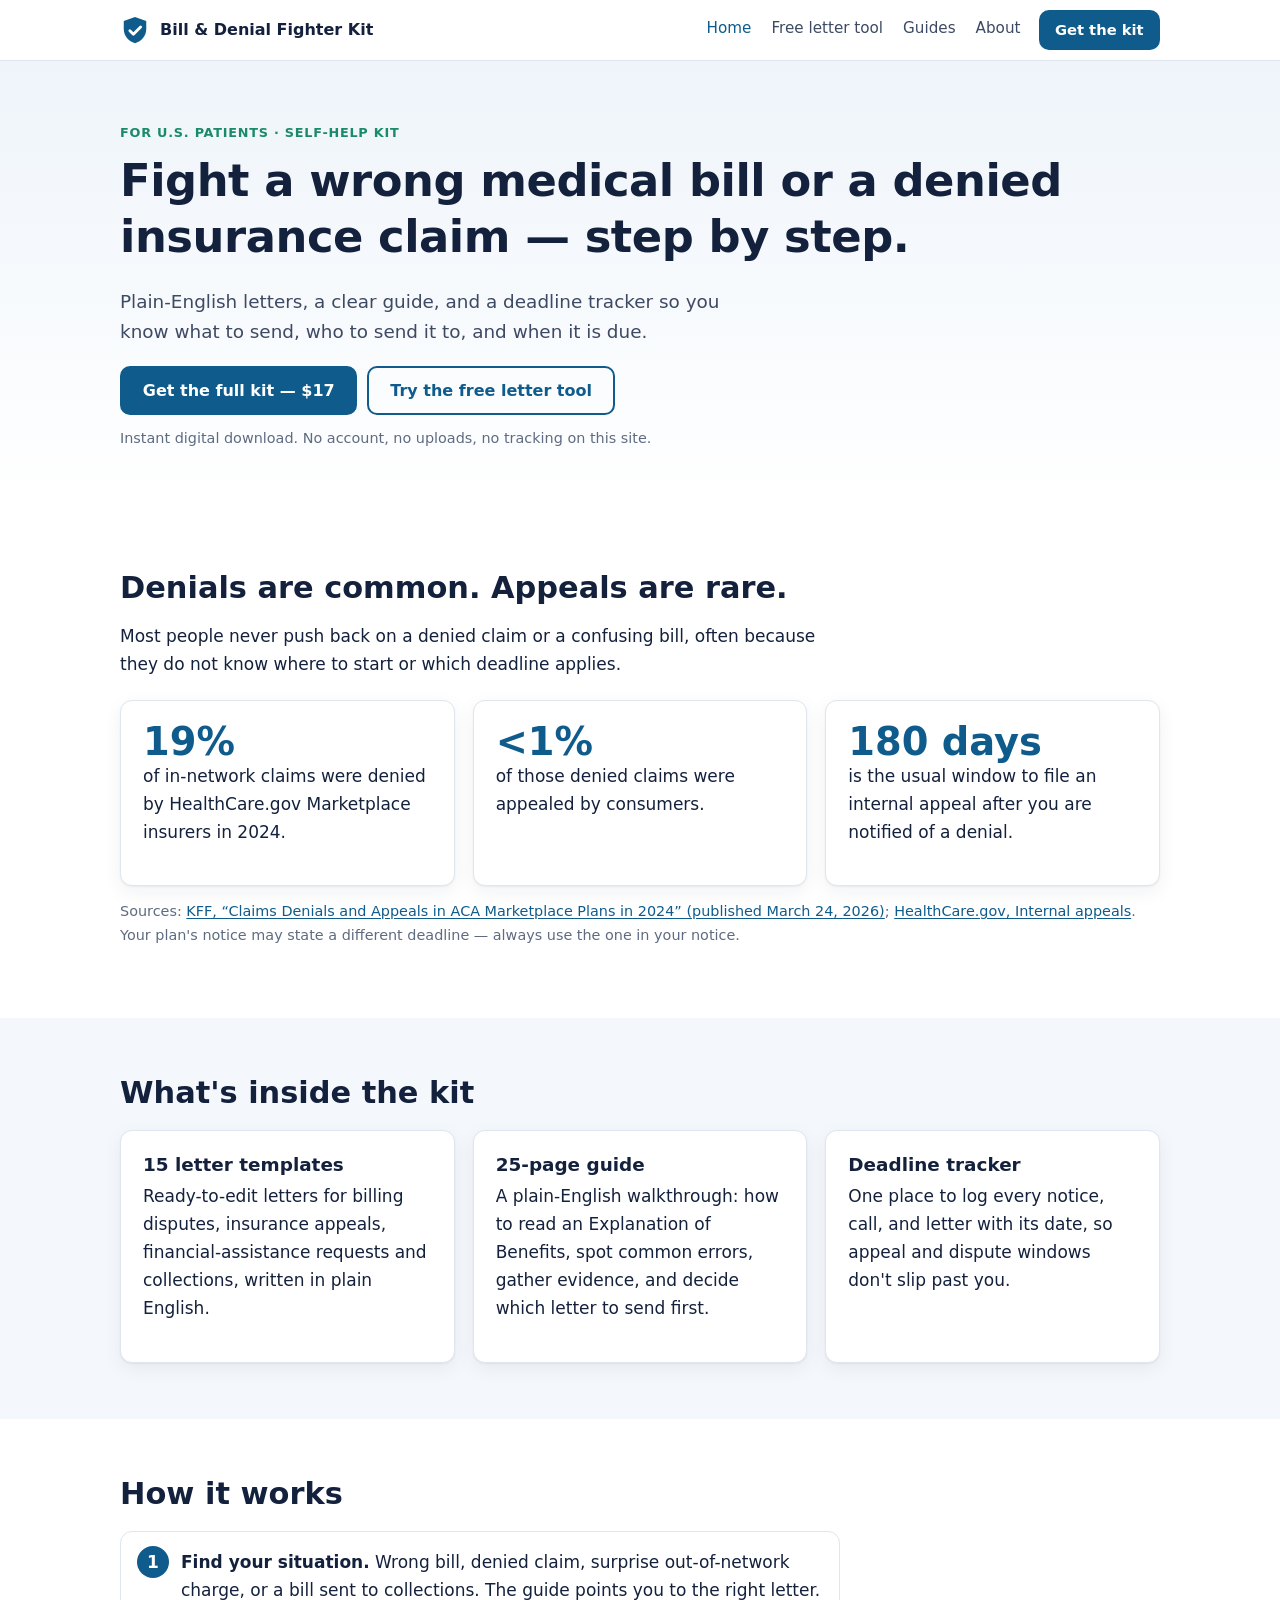
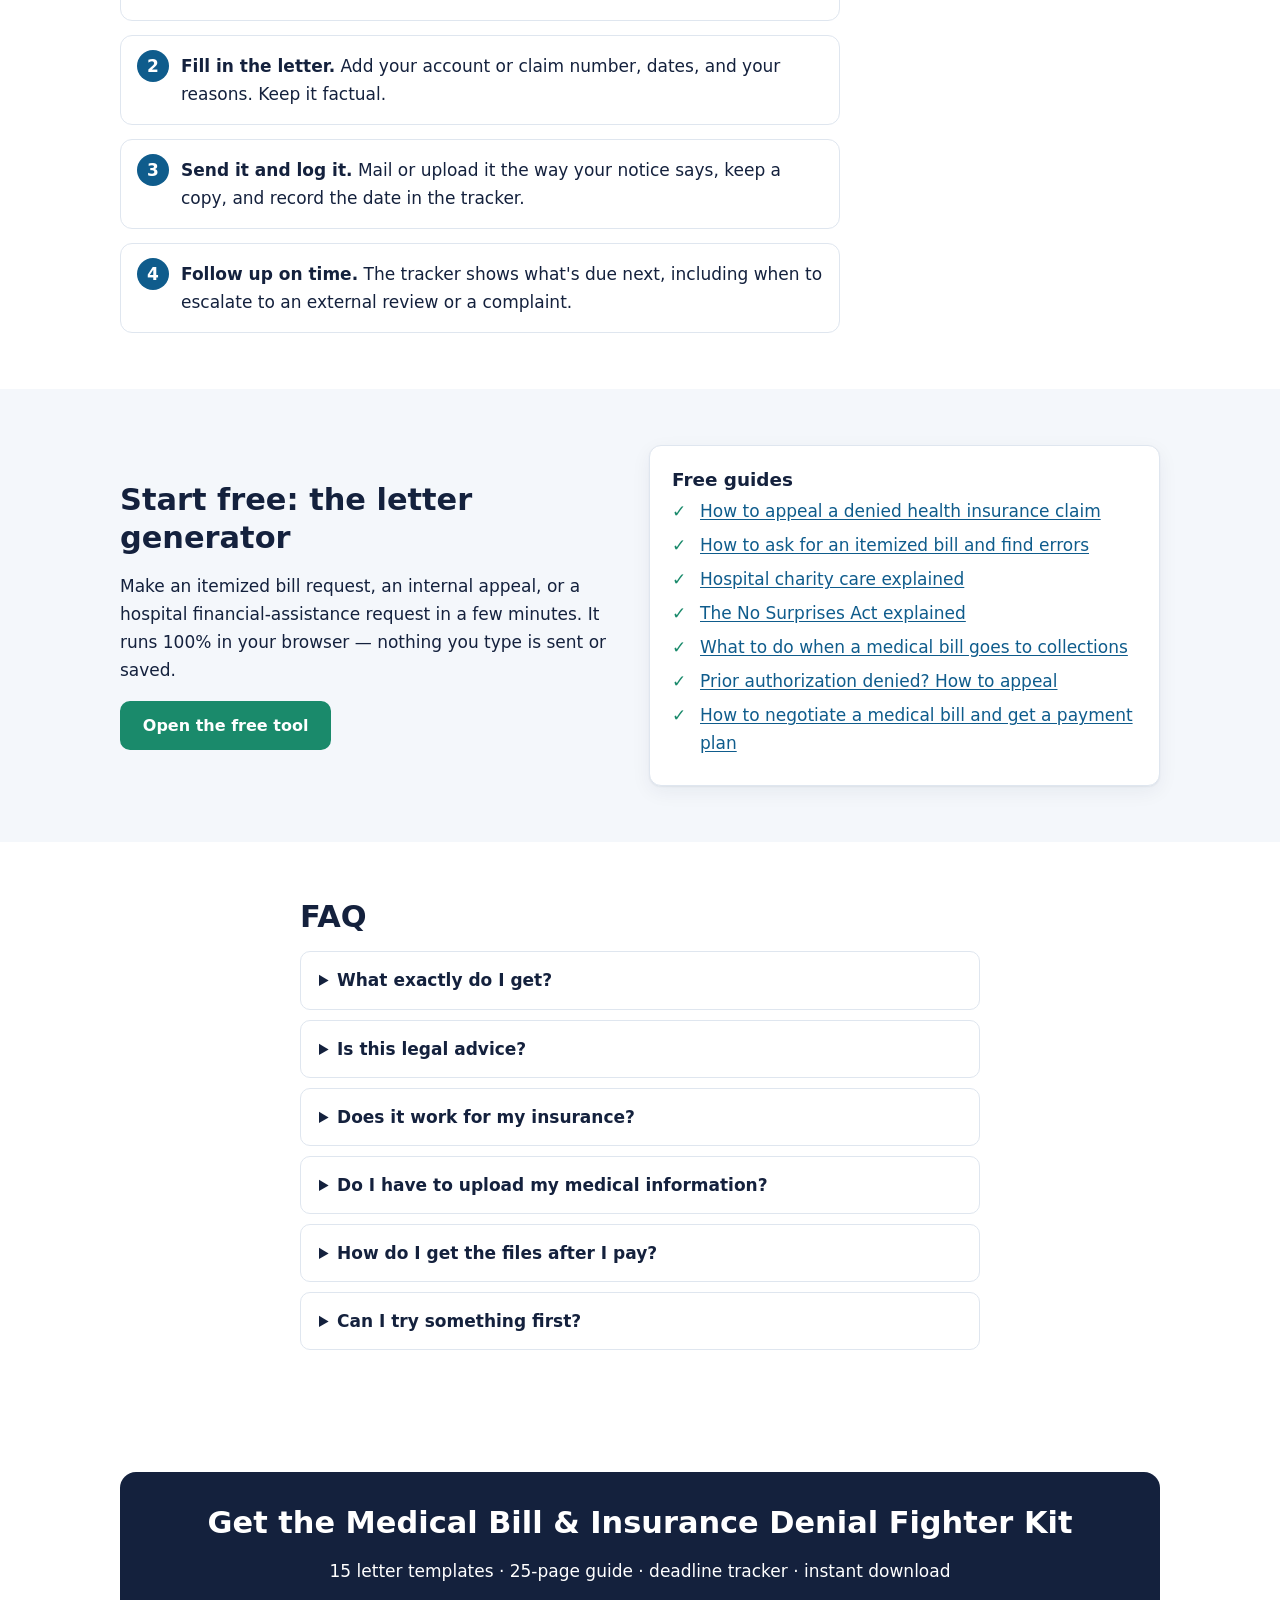
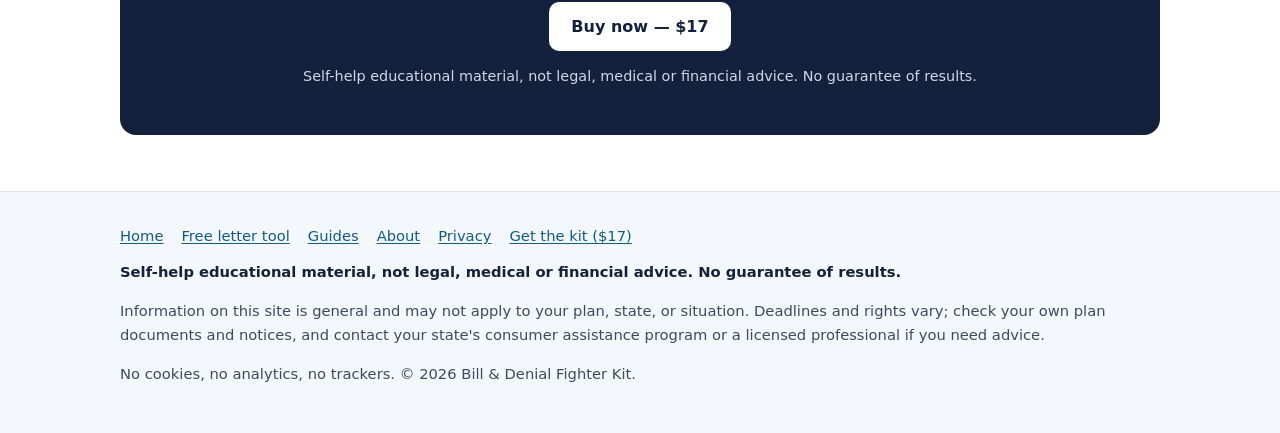
<file: index.html>
<!doctype html>
<html lang="en">
<head>
<meta name="google-site-verification" content="bhICDg9zpS2zYuQyWnONlnaygGz1JMqJG1otOaWV048" />
<meta charset="utf-8">
<meta name="viewport" content="width=device-width, initial-scale=1">
<title>Medical Bill &amp; Insurance Denial Fighter Kit — letters, guide &amp; deadline tracker</title>
<meta name="description" content="Fight a wrong medical bill or a denied health insurance claim, step by step. 15 letter templates, a 25-page guide and a deadline tracker for $17, plus a free in-browser letter tool.">
<link rel="canonical" href="https://pankajsaini5884.github.io/medical-bill-help/">
<meta name="robots" content="index, follow">
<meta name="referrer" content="no-referrer">
<meta name="theme-color" content="#0f5c8c">
<meta property="og:site_name" content="Bill &amp; Denial Fighter Kit">
<meta property="og:type" content="website">
<meta property="og:title" content="Medical Bill &amp; Insurance Denial Fighter Kit — letters, guide &amp; deadline tracker">
<meta property="og:description" content="Fight a wrong medical bill or a denied health insurance claim, step by step. 15 letter templates, a 25-page guide and a deadline tracker for $17, plus a free in-browser letter tool.">
<meta property="og:url" content="https://pankajsaini5884.github.io/medical-bill-help/">
<meta property="og:image" content="https://pankajsaini5884.github.io/medical-bill-help/assets/og-image.png">
<meta property="og:image:width" content="1200">
<meta property="og:image:height" content="630">
<meta property="og:image:alt" content="Fight a wrong medical bill or a denied insurance claim, step by step: Medical Bill &amp; Insurance Denial Fighter Kit">
<meta property="og:locale" content="en_US">
<meta name="twitter:card" content="summary_large_image">
<meta name="twitter:image" content="https://pankajsaini5884.github.io/medical-bill-help/assets/og-image.png">
<meta name="twitter:title" content="Medical Bill &amp; Insurance Denial Fighter Kit — letters, guide &amp; deadline tracker">
<meta name="twitter:description" content="Fight a wrong medical bill or a denied health insurance claim, step by step. 15 letter templates, a 25-page guide and a deadline tracker for $17, plus a free in-browser letter tool.">
<link rel="icon" href="favicon.svg" type="image/svg+xml">
<link rel="stylesheet" href="assets/style.css">
<script type="application/ld+json">{"@context": "https://schema.org", "@graph": [{"@type": "Product", "name": "Medical Bill & Insurance Denial Fighter Kit", "description": "15 letter templates, a 25-page guide and a deadline tracker for fighting a wrong medical bill or a denied health insurance claim.", "offers": {"@type": "Offer", "price": "17.00", "priceCurrency": "USD", "url": "https://calmmindplanco.gumroad.com/l/medical-bill-fighter", "availability": "https://schema.org/InStock"}, "image": ["https://pankajsaini5884.github.io/medical-bill-help/assets/og-image.png"], "url": "https://pankajsaini5884.github.io/medical-bill-help/", "brand": {"@type": "Brand", "name": "Bill & Denial Fighter Kit"}}, {"@type": "FAQPage", "mainEntity": [{"@type": "Question", "name": "What exactly do I get?", "acceptedAnswer": {"@type": "Answer", "text": "A digital download: 15 fill-in letter templates, a 25-page step-by-step guide, and a deadline tracker. You fill them in yourself and send them yourself."}}, {"@type": "Question", "name": "Is this legal advice?", "acceptedAnswer": {"@type": "Answer", "text": "No. It is self-help educational material written for patients. It is not legal, medical, or financial advice, and no result is guaranteed. For complex cases, a state consumer assistance program, patient advocate, or attorney can help."}}, {"@type": "Question", "name": "Does it work for my insurance?", "acceptedAnswer": {"@type": "Answer", "text": "The letters are written for common U.S. situations: job-based plans, Marketplace plans, and hospital bills. Rules differ for Medicare, Medicaid, and some state-regulated plans, so always follow the instructions and deadlines in your own denial notice or plan documents."}}, {"@type": "Question", "name": "Do I have to upload my medical information?", "acceptedAnswer": {"@type": "Answer", "text": "No. The kit is files you edit on your own device. The free letter tool on this site also runs entirely in your browser and sends nothing anywhere."}}, {"@type": "Question", "name": "How do I get the files after I pay?", "acceptedAnswer": {"@type": "Answer", "text": "Checkout is handled by Gumroad, which delivers the download link right after purchase."}}, {"@type": "Question", "name": "Can I try something first?", "acceptedAnswer": {"@type": "Answer", "text": "Yes. The free letter tool makes three of the letters (itemized bill request, internal appeal, financial-assistance request) at no cost."}}]}]}</script>
</head>
<body>
<a class="skip" href="#main">Skip to content</a>
<header class="site-head"><div class="wrap">
<a class="brand" href="index.html"><svg viewBox="0 0 64 64" aria-hidden="true"><path d="M32 4 8 13v17c0 15 10.3 26.4 24 30 13.7-3.6 24-15 24-30V13L32 4z" fill="#0f5c8c"/><path d="M21 33.5l7.5 7.5L44 25.5" fill="none" stroke="#fff" stroke-width="6" stroke-linecap="round" stroke-linejoin="round"/></svg><span>Bill &amp; Denial Fighter Kit</span></a>
<nav class="nav" aria-label="Main"><a href="index.html" aria-current="page">Home</a><a href="tool.html">Free letter tool</a><a href="articles/index.html">Guides</a><a href="about.html">About</a><a class="btn sm" href="https://calmmindplanco.gumroad.com/l/medical-bill-fighter">Get the kit</a></nav>
</div></header>
<main id="main">

<section class="hero"><div class="wrap">
  <span class="eyebrow">For U.S. patients &middot; Self-help kit</span>
  <h1>Fight a wrong medical bill or a denied insurance claim &mdash; step by step.</h1>
  <p class="lead">Plain-English letters, a clear guide, and a deadline tracker so you know what to send, who to send it to, and when it is due.</p>
  <div class="btn-row">
    <a class="btn" href="https://calmmindplanco.gumroad.com/l/medical-bill-fighter">Get the full kit &mdash; <span class="price">$17</span></a>
    <a class="btn ghost" href="tool.html">Try the free letter tool</a>
  </div>
  <p class="small" style="margin-top:12px">Instant digital download. No account, no uploads, no tracking on this site.</p>
</div></section>

<section id="problem"><div class="wrap">
  <h2>Denials are common. Appeals are rare.</h2>
  <p class="read">Most people never push back on a denied claim or a confusing bill, often because they do not know where to start or which deadline applies.</p>
  <div class="grid c3" style="margin-top:22px">
    <div class="card"><div class="stat">19%</div><p>of in-network claims were denied by HealthCare.gov Marketplace insurers in 2024.</p></div>
    <div class="card"><div class="stat">&lt;1%</div><p>of those denied claims were appealed by consumers.</p></div>
    <div class="card"><div class="stat">180 days</div><p>is the usual window to file an internal appeal after you are notified of a denial.</p></div>
  </div>
  <p class="small" style="margin-top:14px">Sources: <a href="https://www.kff.org/private-insurance/claims-denials-and-appeals-in-aca-marketplace-plans-in-2024/" rel="noopener">KFF, &ldquo;Claims Denials and Appeals in ACA Marketplace Plans in 2024&rdquo; (published March 24, 2026)</a>; <a href="https://www.healthcare.gov/appeal-insurance-company-decision/internal-appeals/" rel="noopener">HealthCare.gov, Internal appeals</a>. Your plan's notice may state a different deadline &mdash; always use the one in your notice.</p>
</div></section>

<section class="alt" id="inside"><div class="wrap">
  <h2>What's inside the kit</h2>
  <div class="grid c3" style="margin-top:18px">
    <div class="card"><h3>15 letter templates</h3><p>Ready-to-edit letters for billing disputes, insurance appeals, financial-assistance requests and collections, written in plain English.</p></div>
    <div class="card"><h3>25-page guide</h3><p>A plain-English walkthrough: how to read an Explanation of Benefits, spot common errors, gather evidence, and decide which letter to send first.</p></div>
    <div class="card"><h3>Deadline tracker</h3><p>One place to log every notice, call, and letter with its date, so appeal and dispute windows don't slip past you.</p></div>
  </div>
</div></section>

<section id="how"><div class="wrap">
  <h2>How it works</h2>
  <ol class="steps read" style="margin-top:18px">
    <li><strong>Find your situation.</strong> Wrong bill, denied claim, surprise out-of-network charge, or a bill sent to collections. The guide points you to the right letter.</li>
    <li><strong>Fill in the letter.</strong> Add your account or claim number, dates, and your reasons. Keep it factual.</li>
    <li><strong>Send it and log it.</strong> Mail or upload it the way your notice says, keep a copy, and record the date in the tracker.</li>
    <li><strong>Follow up on time.</strong> The tracker shows what's due next, including when to escalate to an external review or a complaint.</li>
  </ol>
</div></section>

<section class="alt" id="free"><div class="wrap">
  <div class="grid c2" style="align-items:center">
    <div>
      <h2>Start free: the letter generator</h2>
      <p>Make an itemized bill request, an internal appeal, or a hospital financial-assistance request in a few minutes. It runs 100% in your browser &mdash; nothing you type is sent or saved.</p>
      <a class="btn green" href="tool.html">Open the free tool</a>
    </div>
    <div class="card">
      <h3>Free guides</h3>
      <ul class="checks">
        <li><a href="articles/appeal-denied-health-insurance-claim.html">How to appeal a denied health insurance claim</a></li>
        <li><a href="articles/itemized-hospital-bill-errors.html">How to ask for an itemized bill and find errors</a></li>
        <li><a href="articles/hospital-charity-care-financial-assistance.html">Hospital charity care explained</a></li>
        <li><a href="articles/no-surprises-act-surprise-billing.html">The No Surprises Act explained</a></li>
        <li><a href="articles/medical-bill-in-collections.html">What to do when a medical bill goes to collections</a></li>
        <li><a href="articles/prior-authorization-denied-appeal.html">Prior authorization denied? How to appeal</a></li>
        <li><a href="articles/negotiate-medical-bill-payment-plan.html">How to negotiate a medical bill and get a payment plan</a></li>
      </ul>
    </div>
  </div>
</div></section>

<section id="faq"><div class="wrap read">
  <h2>FAQ</h2>
  <details><summary>What exactly do I get?</summary><p>A digital download: 15 fill-in letter templates, a 25-page step-by-step guide, and a deadline tracker. You fill them in yourself and send them yourself.</p></details><details><summary>Is this legal advice?</summary><p>No. It is self-help educational material written for patients. It is not legal, medical, or financial advice, and no result is guaranteed. For complex cases, a state consumer assistance program, patient advocate, or attorney can help.</p></details><details><summary>Does it work for my insurance?</summary><p>The letters are written for common U.S. situations: job-based plans, Marketplace plans, and hospital bills. Rules differ for Medicare, Medicaid, and some state-regulated plans, so always follow the instructions and deadlines in your own denial notice or plan documents.</p></details><details><summary>Do I have to upload my medical information?</summary><p>No. The kit is files you edit on your own device. The free letter tool on this site also runs entirely in your browser and sends nothing anywhere.</p></details><details><summary>How do I get the files after I pay?</summary><p>Checkout is handled by Gumroad, which delivers the download link right after purchase.</p></details><details><summary>Can I try something first?</summary><p>Yes. The free letter tool makes three of the letters (itemized bill request, internal appeal, financial-assistance request) at no cost.</p></details>
</div></section>

<section id="buy"><div class="wrap">
  <div class="cta-box">
    <h2>Get the Medical Bill &amp; Insurance Denial Fighter Kit</h2>
    <p>15 letter templates &middot; 25-page guide &middot; deadline tracker &middot; instant download</p>
    <a class="btn" href="https://calmmindplanco.gumroad.com/l/medical-bill-fighter">Buy now &mdash; $17</a>
    <p class="small" style="color:#cfd8e6;margin-top:14px">Self-help educational material, not legal, medical or financial advice. No guarantee of results.</p>
  </div>
</div></section>

</main>
<footer class="site-foot"><div class="wrap">
<nav aria-label="Footer"><a href="index.html">Home</a><a href="tool.html">Free letter tool</a><a href="articles/index.html">Guides</a><a href="about.html">About</a><a href="privacy.html">Privacy</a><a href="https://calmmindplanco.gumroad.com/l/medical-bill-fighter">Get the kit ($17)</a></nav>
<p class="disclaimer">Self-help educational material, not legal, medical or financial advice. No guarantee of results.</p>
<p>Information on this site is general and may not apply to your plan, state, or situation. Deadlines and rights vary; check your own plan documents and notices, and contact your state's consumer assistance program or a licensed professional if you need advice.</p>
<p>No cookies, no analytics, no trackers. &copy; <span>2026</span> Bill &amp; Denial Fighter Kit.</p>
</div></footer>

</body>
</html>
</file>
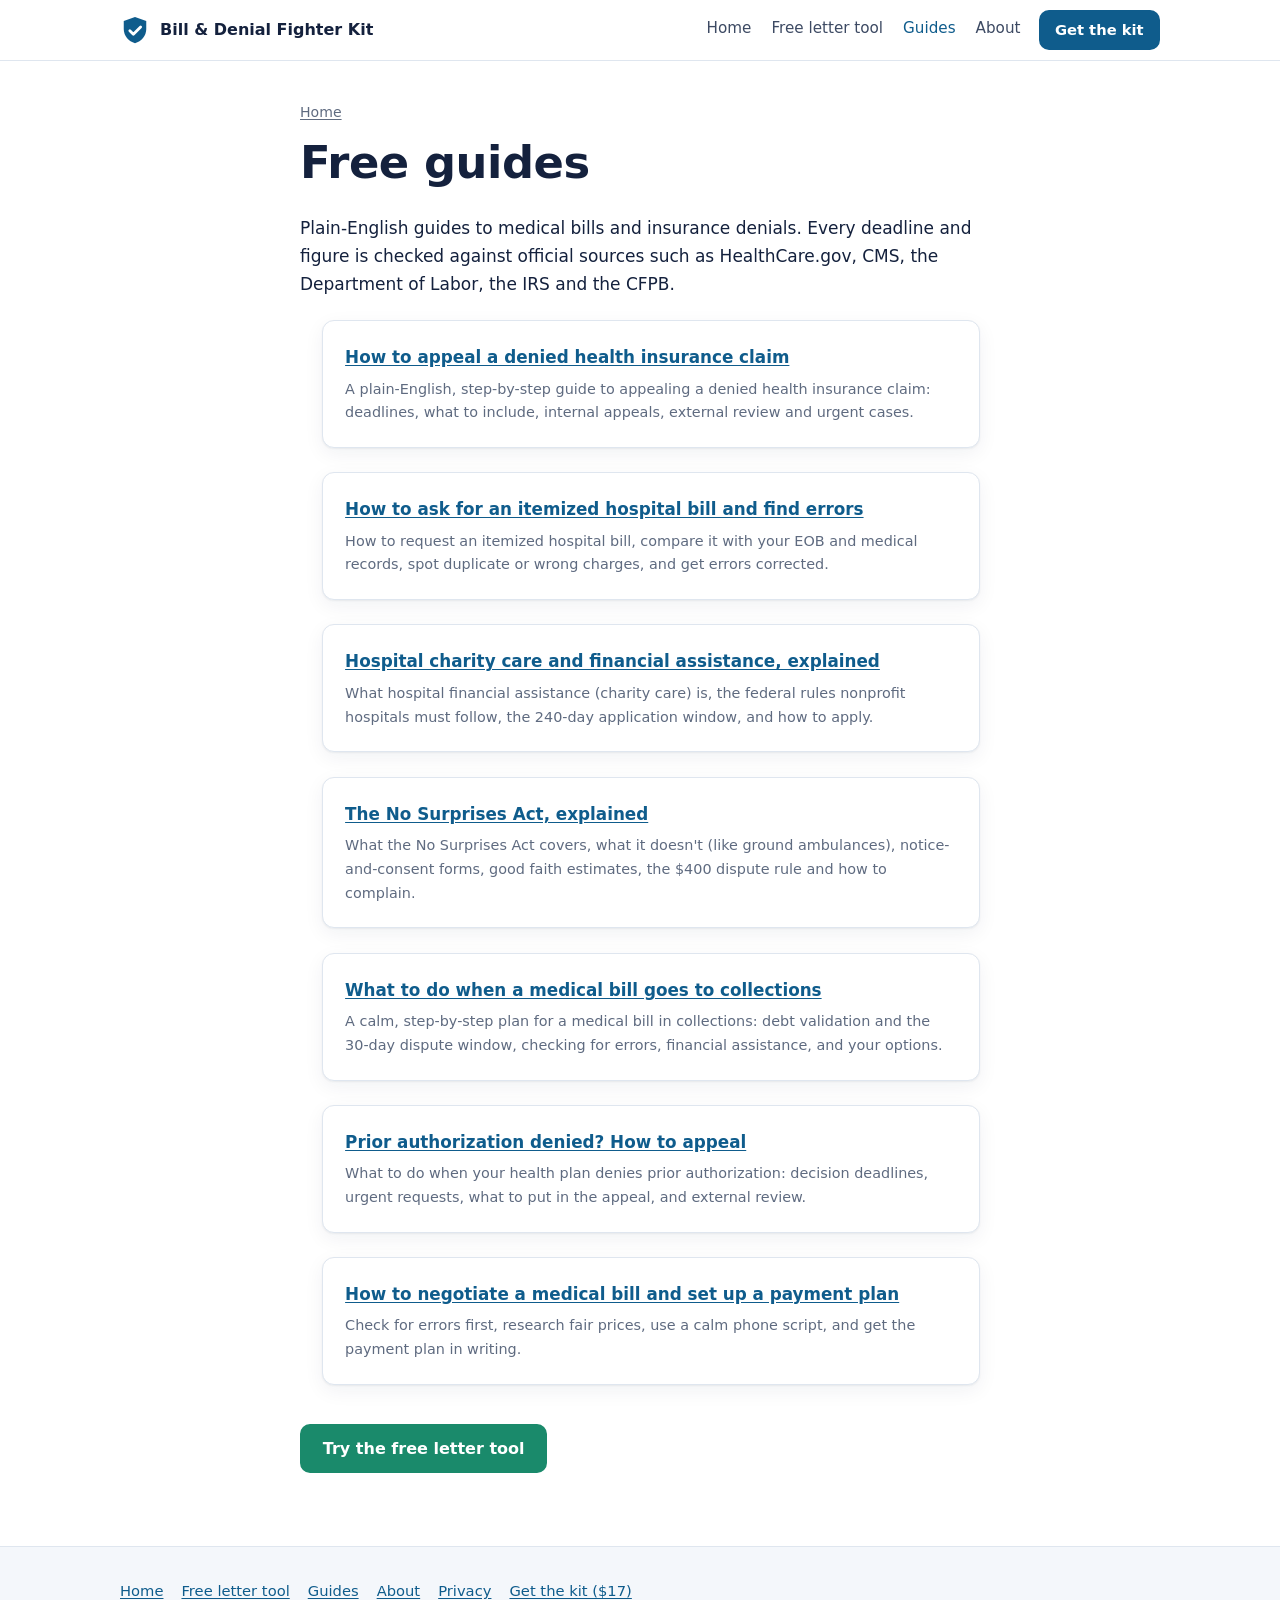
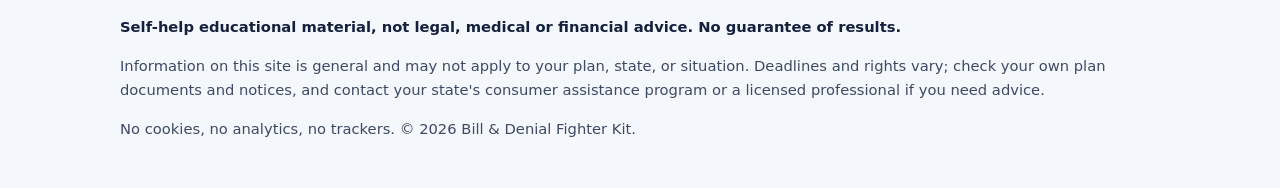
<file: articles/index.html>
<!doctype html>
<html lang="en">
<head>
<meta charset="utf-8">
<meta name="viewport" content="width=device-width, initial-scale=1">
<title>Free Guides: Medical Bills &amp; Insurance Denials</title>
<meta name="description" content="Free, source-checked guides to appealing denied health insurance claims, finding hospital bill errors, charity care, the No Surprises Act and medical debt in collections.">
<link rel="canonical" href="https://pankajsaini5884.github.io/medical-bill-help/articles/index.html">
<meta name="robots" content="index, follow">
<meta name="referrer" content="no-referrer">
<meta name="theme-color" content="#0f5c8c">
<meta property="og:site_name" content="Bill &amp; Denial Fighter Kit">
<meta property="og:type" content="website">
<meta property="og:title" content="Free Guides: Medical Bills &amp; Insurance Denials">
<meta property="og:description" content="Free, source-checked guides to appealing denied health insurance claims, finding hospital bill errors, charity care, the No Surprises Act and medical debt in collections.">
<meta property="og:url" content="https://pankajsaini5884.github.io/medical-bill-help/articles/index.html">
<meta property="og:image" content="https://pankajsaini5884.github.io/medical-bill-help/assets/og-image.png">
<meta property="og:image:width" content="1200">
<meta property="og:image:height" content="630">
<meta property="og:image:alt" content="Fight a wrong medical bill or a denied insurance claim, step by step: Medical Bill &amp; Insurance Denial Fighter Kit">
<meta property="og:locale" content="en_US">
<meta name="twitter:card" content="summary_large_image">
<meta name="twitter:image" content="https://pankajsaini5884.github.io/medical-bill-help/assets/og-image.png">
<meta name="twitter:title" content="Free Guides: Medical Bills &amp; Insurance Denials">
<meta name="twitter:description" content="Free, source-checked guides to appealing denied health insurance claims, finding hospital bill errors, charity care, the No Surprises Act and medical debt in collections.">
<link rel="icon" href="../favicon.svg" type="image/svg+xml">
<link rel="stylesheet" href="../assets/style.css">

</head>
<body>
<a class="skip" href="#main">Skip to content</a>
<header class="site-head"><div class="wrap">
<a class="brand" href="../index.html"><svg viewBox="0 0 64 64" aria-hidden="true"><path d="M32 4 8 13v17c0 15 10.3 26.4 24 30 13.7-3.6 24-15 24-30V13L32 4z" fill="#0f5c8c"/><path d="M21 33.5l7.5 7.5L44 25.5" fill="none" stroke="#fff" stroke-width="6" stroke-linecap="round" stroke-linejoin="round"/></svg><span>Bill &amp; Denial Fighter Kit</span></a>
<nav class="nav" aria-label="Main"><a href="../index.html">Home</a><a href="../tool.html">Free letter tool</a><a href="../articles/index.html" aria-current="page">Guides</a><a href="../about.html">About</a><a class="btn sm" href="https://calmmindplanco.gumroad.com/l/medical-bill-fighter">Get the kit</a></nav>
</div></header>
<main id="main">

<section class="article"><div class="wrap read">
<p class="crumbs"><a href="../index.html">Home</a></p>
<h1>Free guides</h1>
<p>Plain-English guides to medical bills and insurance denials. Every deadline and figure is checked against official sources such as HealthCare.gov, CMS, the Department of Labor, the IRS and the CFPB.</p>
<ul class="article-list"><li class="card"><a href="appeal-denied-health-insurance-claim.html">How to appeal a denied health insurance claim</a><p class="small" style="margin:.4em 0 0">A plain-English, step-by-step guide to appealing a denied health insurance claim: deadlines, what to include, internal appeals, external review and urgent cases.</p></li><li class="card"><a href="itemized-hospital-bill-errors.html">How to ask for an itemized hospital bill and find errors</a><p class="small" style="margin:.4em 0 0">How to request an itemized hospital bill, compare it with your EOB and medical records, spot duplicate or wrong charges, and get errors corrected.</p></li><li class="card"><a href="hospital-charity-care-financial-assistance.html">Hospital charity care and financial assistance, explained</a><p class="small" style="margin:.4em 0 0">What hospital financial assistance (charity care) is, the federal rules nonprofit hospitals must follow, the 240-day application window, and how to apply.</p></li><li class="card"><a href="no-surprises-act-surprise-billing.html">The No Surprises Act, explained</a><p class="small" style="margin:.4em 0 0">What the No Surprises Act covers, what it doesn&#x27;t (like ground ambulances), notice-and-consent forms, good faith estimates, the $400 dispute rule and how to complain.</p></li><li class="card"><a href="medical-bill-in-collections.html">What to do when a medical bill goes to collections</a><p class="small" style="margin:.4em 0 0">A calm, step-by-step plan for a medical bill in collections: debt validation and the 30-day dispute window, checking for errors, financial assistance, and your options.</p></li><li class="card"><a href="prior-authorization-denied-appeal.html">Prior authorization denied? How to appeal</a><p class="small" style="margin:.4em 0 0">What to do when your health plan denies prior authorization: decision deadlines, urgent requests, what to put in the appeal, and external review.</p></li><li class="card"><a href="negotiate-medical-bill-payment-plan.html">How to negotiate a medical bill and set up a payment plan</a><p class="small" style="margin:.4em 0 0">Check for errors first, research fair prices, use a calm phone script, and get the payment plan in writing.</p></li></ul>
<p style="margin-top:2em"><a class="btn green" href="../tool.html">Try the free letter tool</a></p>
</div></section>

</main>
<footer class="site-foot"><div class="wrap">
<nav aria-label="Footer"><a href="../index.html">Home</a><a href="../tool.html">Free letter tool</a><a href="../articles/index.html">Guides</a><a href="../about.html">About</a><a href="../privacy.html">Privacy</a><a href="https://calmmindplanco.gumroad.com/l/medical-bill-fighter">Get the kit ($17)</a></nav>
<p class="disclaimer">Self-help educational material, not legal, medical or financial advice. No guarantee of results.</p>
<p>Information on this site is general and may not apply to your plan, state, or situation. Deadlines and rights vary; check your own plan documents and notices, and contact your state's consumer assistance program or a licensed professional if you need advice.</p>
<p>No cookies, no analytics, no trackers. &copy; <span>2026</span> Bill &amp; Denial Fighter Kit.</p>
</div></footer>

</body>
</html>
</file>
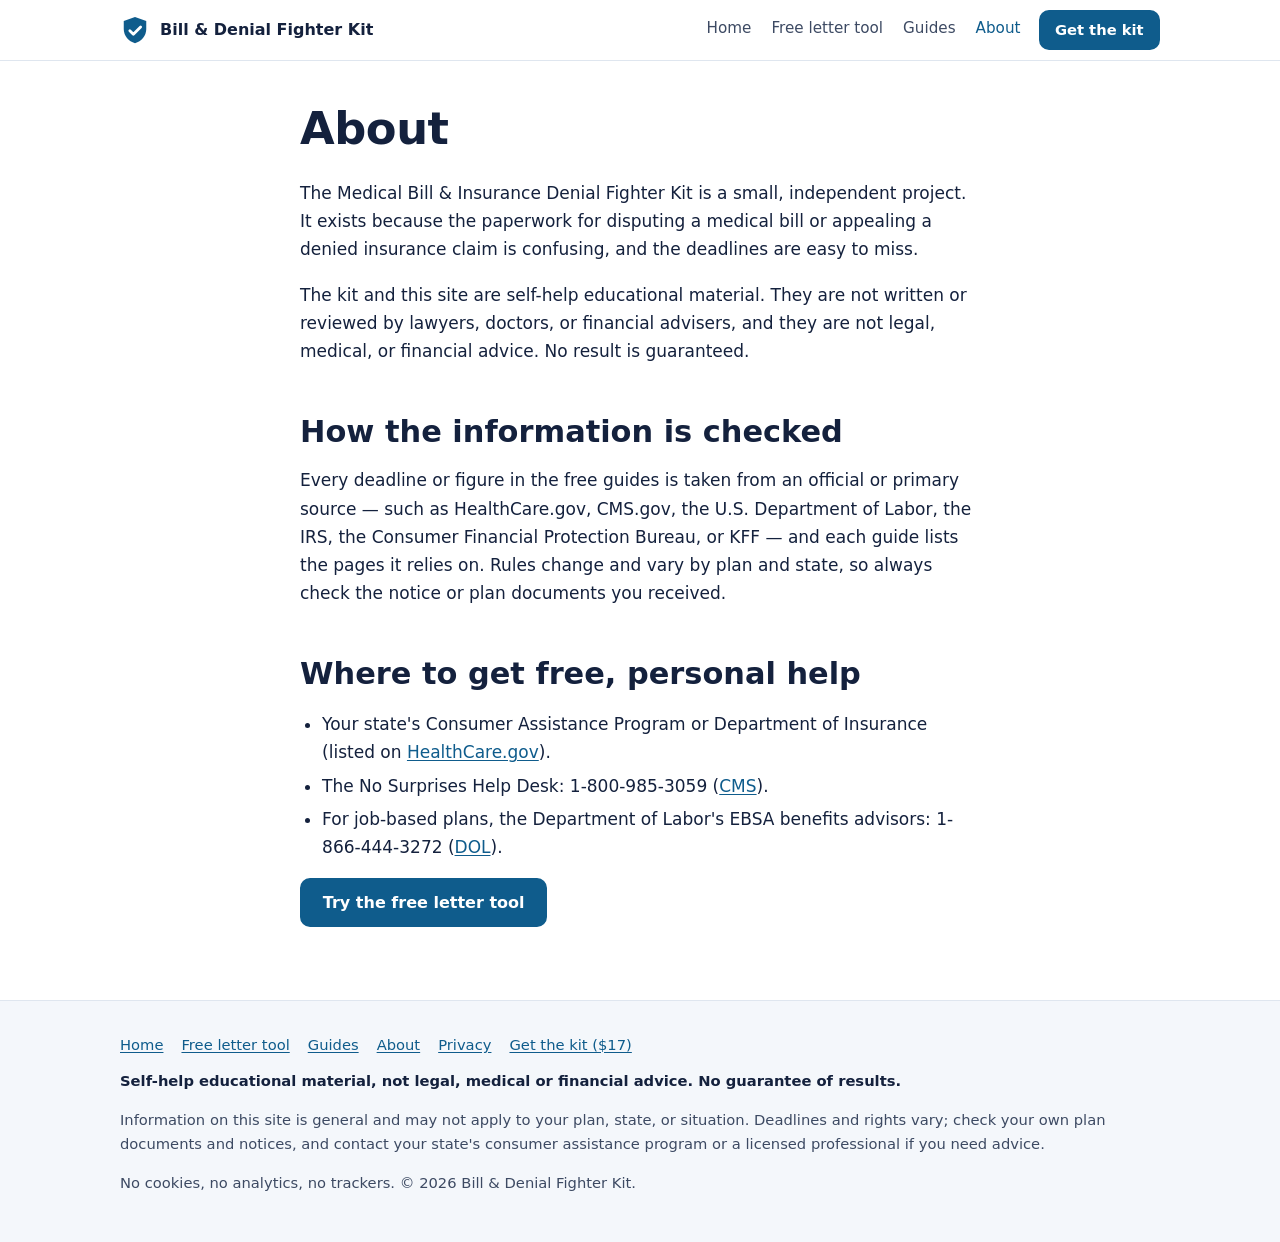
<file: about.html>
<!doctype html>
<html lang="en">
<head>
<meta charset="utf-8">
<meta name="viewport" content="width=device-width, initial-scale=1">
<title>About — Bill &amp; Denial Fighter Kit</title>
<meta name="description" content="A small independent project offering self-help letters and guides for disputing medical bills and appealing denied insurance claims.">
<link rel="canonical" href="https://pankajsaini5884.github.io/medical-bill-help/about.html">
<meta name="robots" content="index, follow">
<meta name="referrer" content="no-referrer">
<meta name="theme-color" content="#0f5c8c">
<meta property="og:site_name" content="Bill &amp; Denial Fighter Kit">
<meta property="og:type" content="website">
<meta property="og:title" content="About — Bill &amp; Denial Fighter Kit">
<meta property="og:description" content="A small independent project offering self-help letters and guides for disputing medical bills and appealing denied insurance claims.">
<meta property="og:url" content="https://pankajsaini5884.github.io/medical-bill-help/about.html">
<meta property="og:image" content="https://pankajsaini5884.github.io/medical-bill-help/assets/og-image.png">
<meta property="og:image:width" content="1200">
<meta property="og:image:height" content="630">
<meta property="og:image:alt" content="Fight a wrong medical bill or a denied insurance claim, step by step: Medical Bill &amp; Insurance Denial Fighter Kit">
<meta property="og:locale" content="en_US">
<meta name="twitter:card" content="summary_large_image">
<meta name="twitter:image" content="https://pankajsaini5884.github.io/medical-bill-help/assets/og-image.png">
<meta name="twitter:title" content="About — Bill &amp; Denial Fighter Kit">
<meta name="twitter:description" content="A small independent project offering self-help letters and guides for disputing medical bills and appealing denied insurance claims.">
<link rel="icon" href="favicon.svg" type="image/svg+xml">
<link rel="stylesheet" href="assets/style.css">

</head>
<body>
<a class="skip" href="#main">Skip to content</a>
<header class="site-head"><div class="wrap">
<a class="brand" href="index.html"><svg viewBox="0 0 64 64" aria-hidden="true"><path d="M32 4 8 13v17c0 15 10.3 26.4 24 30 13.7-3.6 24-15 24-30V13L32 4z" fill="#0f5c8c"/><path d="M21 33.5l7.5 7.5L44 25.5" fill="none" stroke="#fff" stroke-width="6" stroke-linecap="round" stroke-linejoin="round"/></svg><span>Bill &amp; Denial Fighter Kit</span></a>
<nav class="nav" aria-label="Main"><a href="index.html">Home</a><a href="tool.html">Free letter tool</a><a href="articles/index.html">Guides</a><a href="about.html" aria-current="page">About</a><a class="btn sm" href="https://calmmindplanco.gumroad.com/l/medical-bill-fighter">Get the kit</a></nav>
</div></header>
<main id="main">

<section class="article"><div class="wrap read">
<h1>About</h1>
<p>The Medical Bill &amp; Insurance Denial Fighter Kit is a small, independent project. It exists because the paperwork for disputing a medical bill or appealing a denied insurance claim is confusing, and the deadlines are easy to miss.</p>
<p>The kit and this site are self-help educational material. They are not written or reviewed by lawyers, doctors, or financial advisers, and they are not legal, medical, or financial advice. No result is guaranteed.</p>
<h2>How the information is checked</h2>
<p>Every deadline or figure in the free guides is taken from an official or primary source &mdash; such as HealthCare.gov, CMS.gov, the U.S. Department of Labor, the IRS, the Consumer Financial Protection Bureau, or KFF &mdash; and each guide lists the pages it relies on. Rules change and vary by plan and state, so always check the notice or plan documents you received.</p>
<h2>Where to get free, personal help</h2>
<ul>
  <li>Your state's Consumer Assistance Program or Department of Insurance (listed on <a href="https://www.healthcare.gov/appeal-insurance-company-decision/external-review/" rel="noopener">HealthCare.gov</a>).</li>
  <li>The No Surprises Help Desk: 1-800-985-3059 (<a href="https://www.cms.gov/initiatives/your-patient-rights/medical-bill-rights/know-your-rights/insurance" rel="noopener">CMS</a>).</li>
  <li>For job-based plans, the Department of Labor's EBSA benefits advisors: 1-866-444-3272 (<a href="https://www.dol.gov/agencies/ebsa/about-ebsa/our-activities/resource-center/publications/filing-a-claim-for-your-health-benefits" rel="noopener">DOL</a>).</li>
</ul>
<p><a class="btn" href="tool.html">Try the free letter tool</a></p>
</div></section>

</main>
<footer class="site-foot"><div class="wrap">
<nav aria-label="Footer"><a href="index.html">Home</a><a href="tool.html">Free letter tool</a><a href="articles/index.html">Guides</a><a href="about.html">About</a><a href="privacy.html">Privacy</a><a href="https://calmmindplanco.gumroad.com/l/medical-bill-fighter">Get the kit ($17)</a></nav>
<p class="disclaimer">Self-help educational material, not legal, medical or financial advice. No guarantee of results.</p>
<p>Information on this site is general and may not apply to your plan, state, or situation. Deadlines and rights vary; check your own plan documents and notices, and contact your state's consumer assistance program or a licensed professional if you need advice.</p>
<p>No cookies, no analytics, no trackers. &copy; <span>2026</span> Bill &amp; Denial Fighter Kit.</p>
</div></footer>

</body>
</html>
</file>
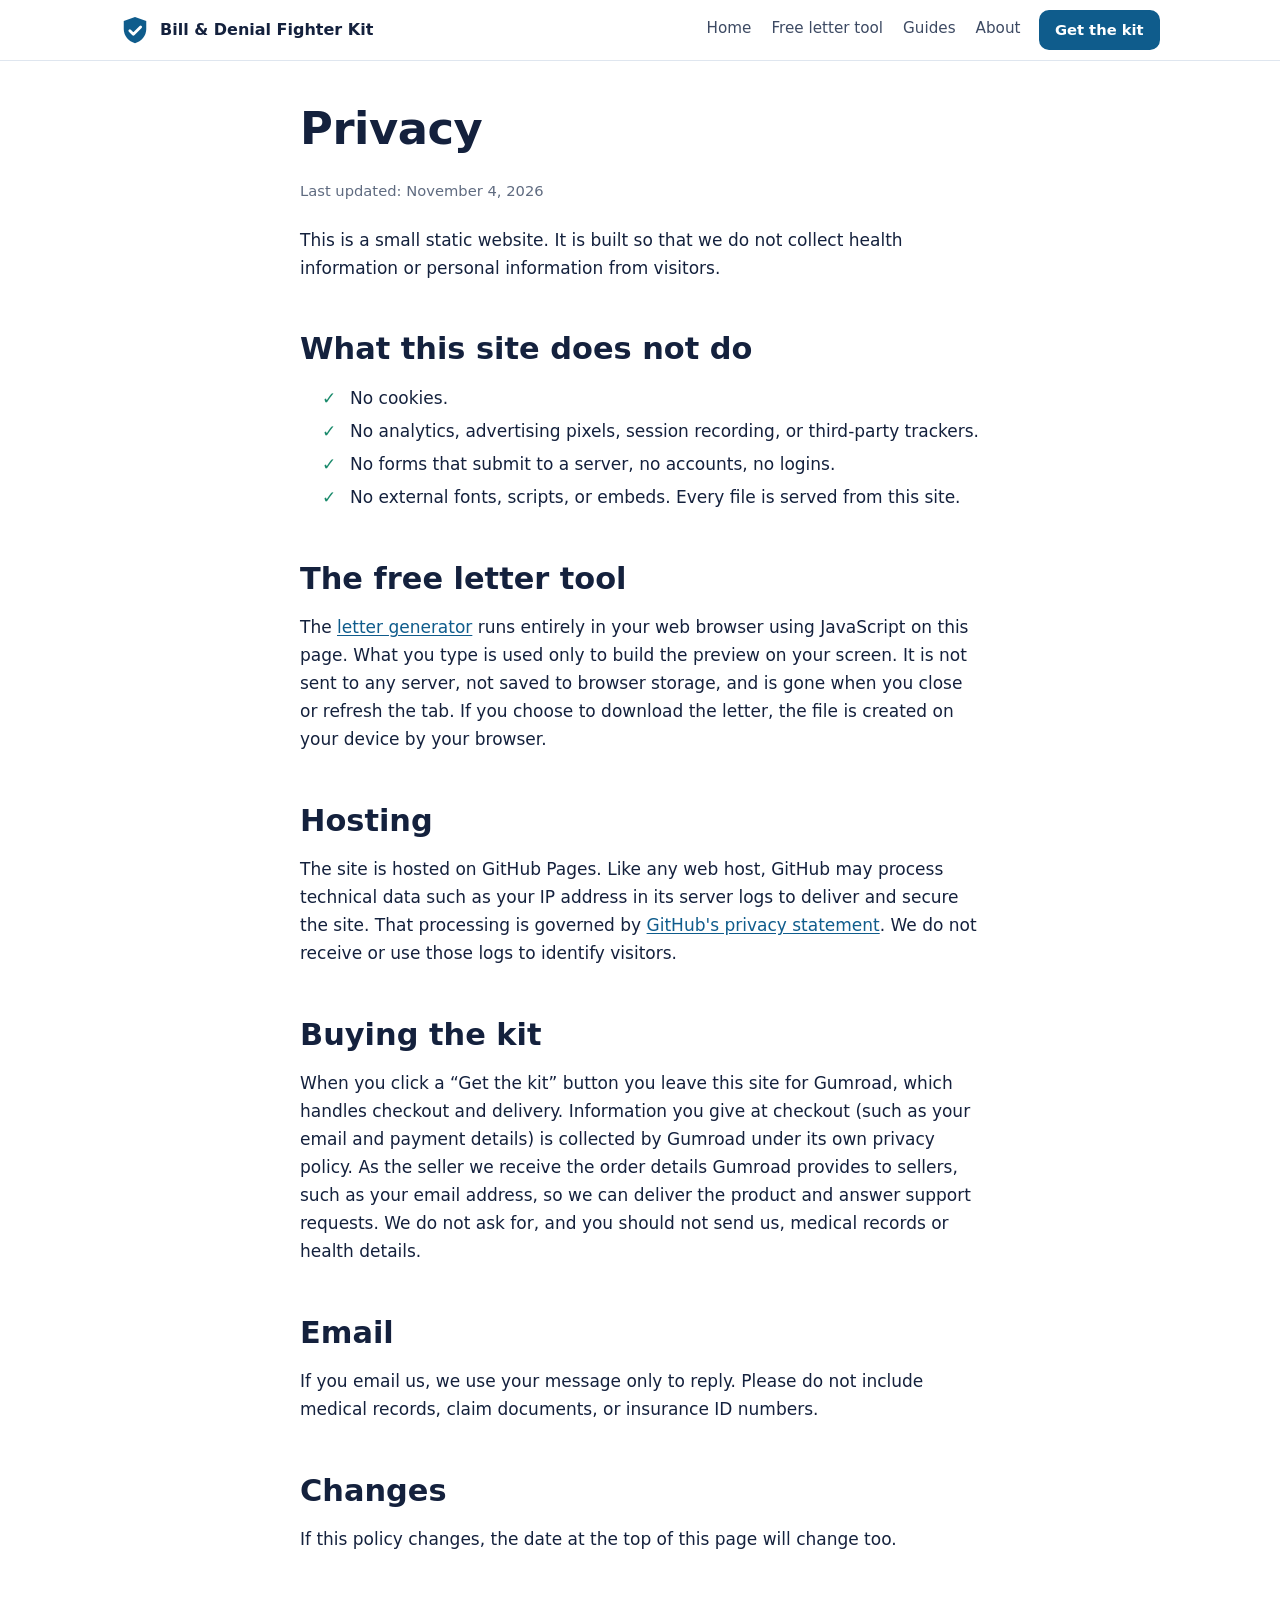
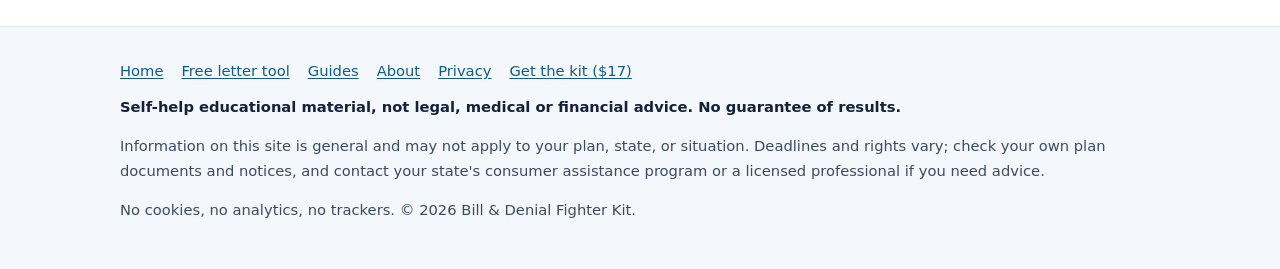
<file: privacy.html>
<!doctype html>
<html lang="en">
<head>
<meta charset="utf-8">
<meta name="viewport" content="width=device-width, initial-scale=1">
<title>Privacy — Bill &amp; Denial Fighter Kit</title>
<meta name="description" content="No cookies, no analytics, no trackers. The free letter tool runs entirely in your browser and sends nothing anywhere.">
<link rel="canonical" href="https://pankajsaini5884.github.io/medical-bill-help/privacy.html">
<meta name="robots" content="index, follow">
<meta name="referrer" content="no-referrer">
<meta name="theme-color" content="#0f5c8c">
<meta property="og:site_name" content="Bill &amp; Denial Fighter Kit">
<meta property="og:type" content="website">
<meta property="og:title" content="Privacy — Bill &amp; Denial Fighter Kit">
<meta property="og:description" content="No cookies, no analytics, no trackers. The free letter tool runs entirely in your browser and sends nothing anywhere.">
<meta property="og:url" content="https://pankajsaini5884.github.io/medical-bill-help/privacy.html">
<meta property="og:image" content="https://pankajsaini5884.github.io/medical-bill-help/assets/og-image.png">
<meta property="og:image:width" content="1200">
<meta property="og:image:height" content="630">
<meta property="og:image:alt" content="Fight a wrong medical bill or a denied insurance claim, step by step: Medical Bill &amp; Insurance Denial Fighter Kit">
<meta property="og:locale" content="en_US">
<meta name="twitter:card" content="summary_large_image">
<meta name="twitter:image" content="https://pankajsaini5884.github.io/medical-bill-help/assets/og-image.png">
<meta name="twitter:title" content="Privacy — Bill &amp; Denial Fighter Kit">
<meta name="twitter:description" content="No cookies, no analytics, no trackers. The free letter tool runs entirely in your browser and sends nothing anywhere.">
<link rel="icon" href="favicon.svg" type="image/svg+xml">
<link rel="stylesheet" href="assets/style.css">

</head>
<body>
<a class="skip" href="#main">Skip to content</a>
<header class="site-head"><div class="wrap">
<a class="brand" href="index.html"><svg viewBox="0 0 64 64" aria-hidden="true"><path d="M32 4 8 13v17c0 15 10.3 26.4 24 30 13.7-3.6 24-15 24-30V13L32 4z" fill="#0f5c8c"/><path d="M21 33.5l7.5 7.5L44 25.5" fill="none" stroke="#fff" stroke-width="6" stroke-linecap="round" stroke-linejoin="round"/></svg><span>Bill &amp; Denial Fighter Kit</span></a>
<nav class="nav" aria-label="Main"><a href="index.html">Home</a><a href="tool.html">Free letter tool</a><a href="articles/index.html">Guides</a><a href="about.html">About</a><a class="btn sm" href="https://calmmindplanco.gumroad.com/l/medical-bill-fighter">Get the kit</a></nav>
</div></header>
<main id="main">

<section class="article"><div class="wrap read">
<h1>Privacy</h1>
<p class="meta">Last updated: November 4, 2026</p>
<p>This is a small static website. It is built so that we do not collect health information or personal information from visitors.</p>
<h2>What this site does not do</h2>
<ul class="checks">
  <li>No cookies.</li>
  <li>No analytics, advertising pixels, session recording, or third-party trackers.</li>
  <li>No forms that submit to a server, no accounts, no logins.</li>
  <li>No external fonts, scripts, or embeds. Every file is served from this site.</li>
</ul>
<h2>The free letter tool</h2>
<p>The <a href="tool.html">letter generator</a> runs entirely in your web browser using JavaScript on this page. What you type is used only to build the preview on your screen. It is not sent to any server, not saved to browser storage, and is gone when you close or refresh the tab. If you choose to download the letter, the file is created on your device by your browser.</p>
<h2>Hosting</h2>
<p>The site is hosted on GitHub Pages. Like any web host, GitHub may process technical data such as your IP address in its server logs to deliver and secure the site. That processing is governed by <a href="https://docs.github.com/en/site-policy/privacy-policies/github-general-privacy-statement" rel="noopener">GitHub's privacy statement</a>. We do not receive or use those logs to identify visitors.</p>
<h2>Buying the kit</h2>
<p>When you click a &ldquo;Get the kit&rdquo; button you leave this site for Gumroad, which handles checkout and delivery. Information you give at checkout (such as your email and payment details) is collected by Gumroad under its own privacy policy. As the seller we receive the order details Gumroad provides to sellers, such as your email address, so we can deliver the product and answer support requests. We do not ask for, and you should not send us, medical records or health details.</p>
<h2>Email</h2>
<p>If you email us, we use your message only to reply. Please do not include medical records, claim documents, or insurance ID numbers.</p>
<h2>Changes</h2>
<p>If this policy changes, the date at the top of this page will change too.</p>
</div></section>

</main>
<footer class="site-foot"><div class="wrap">
<nav aria-label="Footer"><a href="index.html">Home</a><a href="tool.html">Free letter tool</a><a href="articles/index.html">Guides</a><a href="about.html">About</a><a href="privacy.html">Privacy</a><a href="https://calmmindplanco.gumroad.com/l/medical-bill-fighter">Get the kit ($17)</a></nav>
<p class="disclaimer">Self-help educational material, not legal, medical or financial advice. No guarantee of results.</p>
<p>Information on this site is general and may not apply to your plan, state, or situation. Deadlines and rights vary; check your own plan documents and notices, and contact your state's consumer assistance program or a licensed professional if you need advice.</p>
<p>No cookies, no analytics, no trackers. &copy; <span>2026</span> Bill &amp; Denial Fighter Kit.</p>
</div></footer>

</body>
</html>
</file>
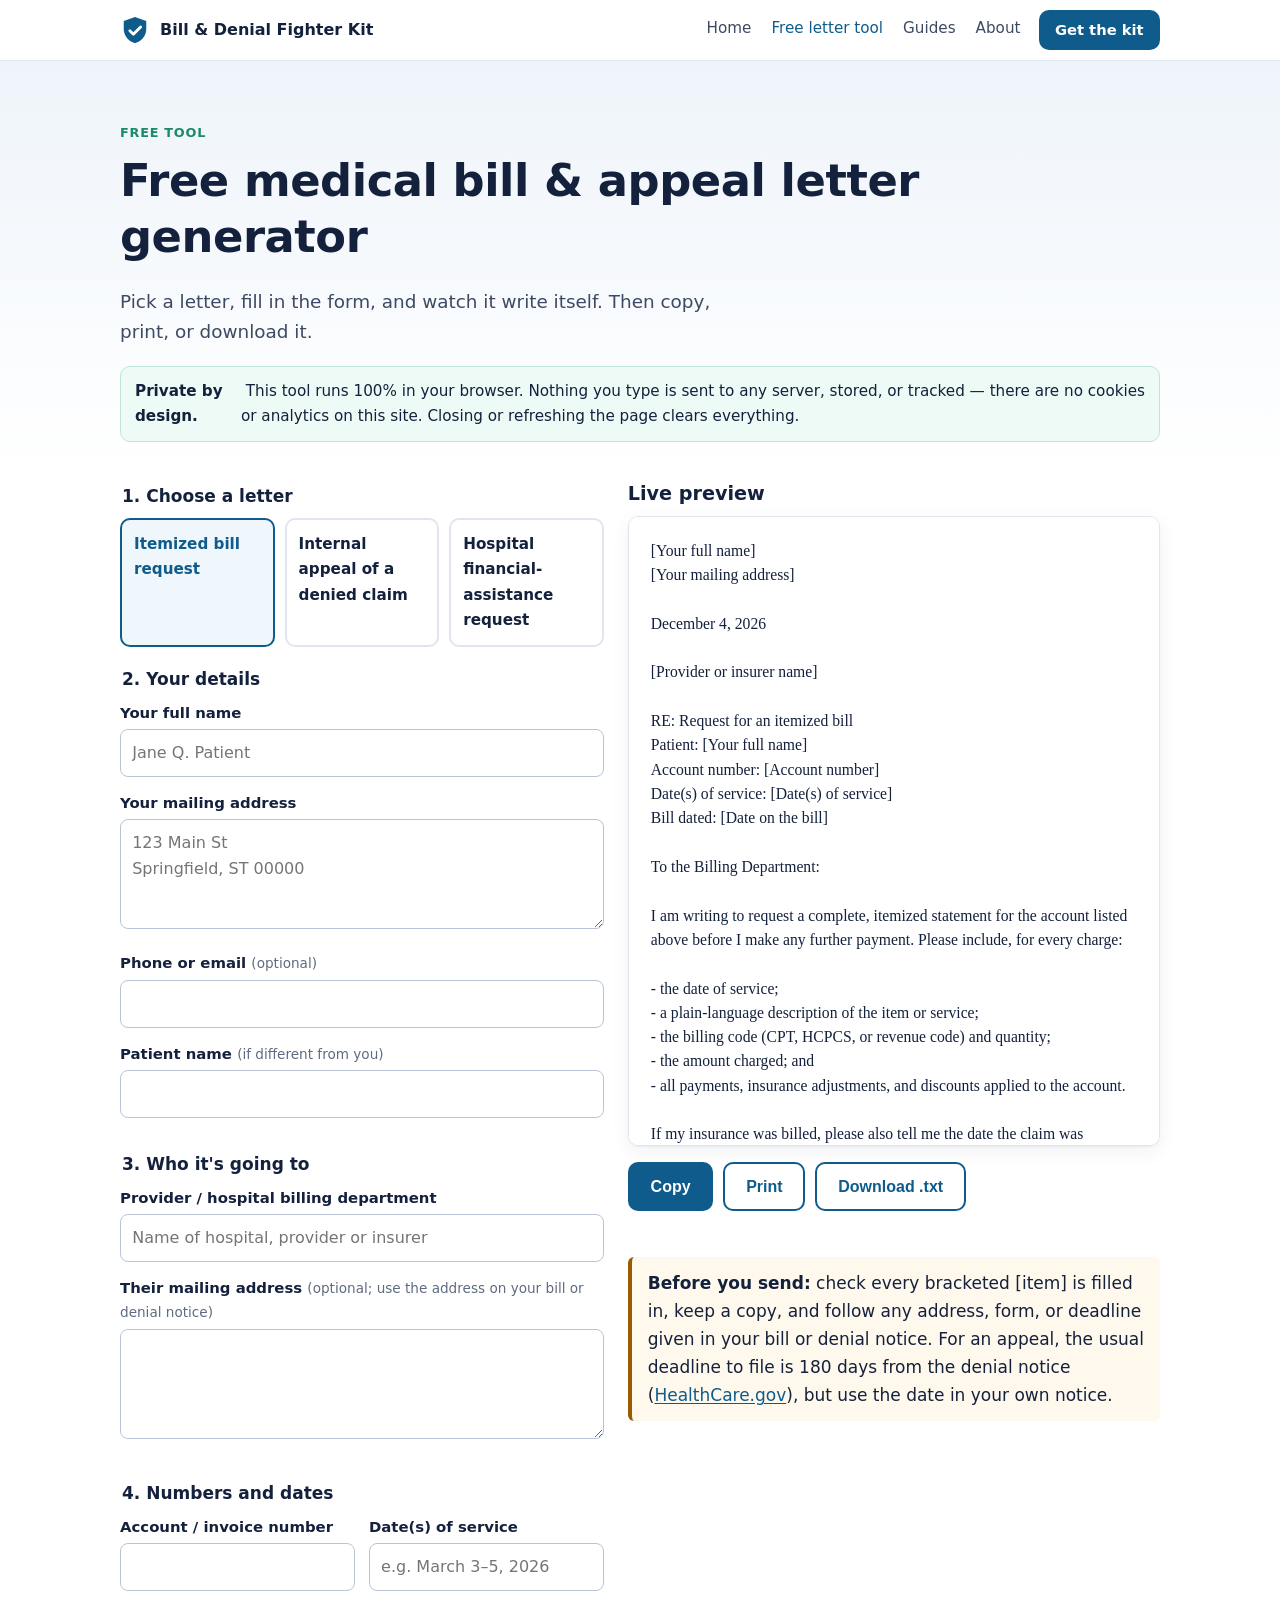
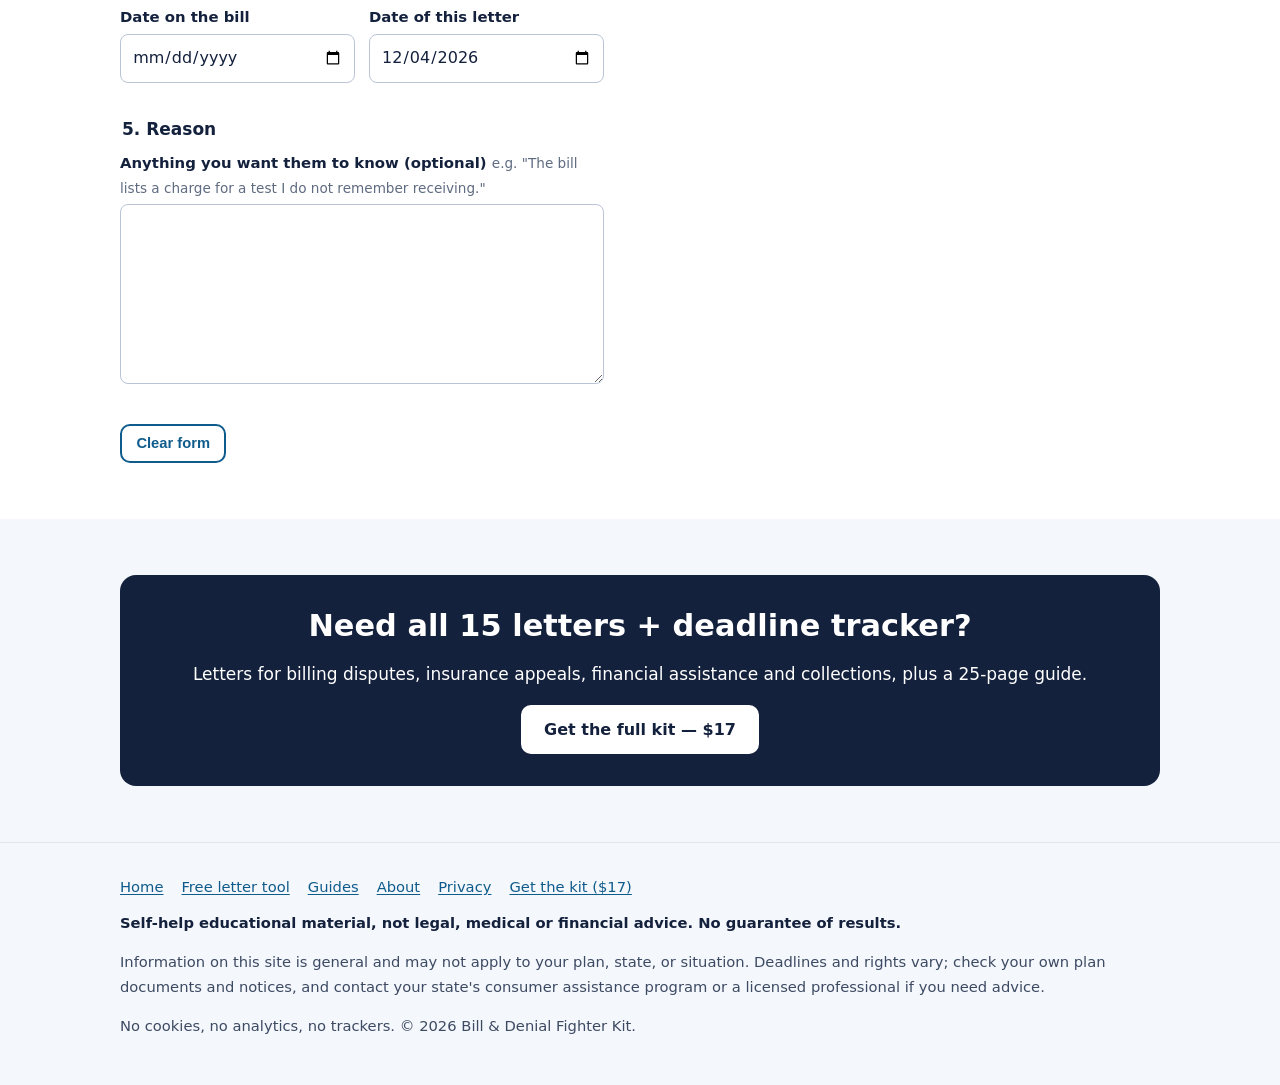
<file: tool.html>
<!doctype html>
<html lang="en">
<head>
<meta charset="utf-8">
<meta name="viewport" content="width=device-width, initial-scale=1">
<title>Free Medical Bill &amp; Insurance Appeal Letter Generator (private, in-browser)</title>
<meta name="description" content="Free letter generator for an itemized hospital bill request, an internal appeal of a denied insurance claim, or a hospital financial-assistance request. Runs 100% in your browser; nothing is sent or saved.">
<link rel="canonical" href="https://pankajsaini5884.github.io/medical-bill-help/tool.html">
<meta name="robots" content="index, follow">
<meta name="referrer" content="no-referrer">
<meta name="theme-color" content="#0f5c8c">
<meta property="og:site_name" content="Bill &amp; Denial Fighter Kit">
<meta property="og:type" content="website">
<meta property="og:title" content="Free Medical Bill &amp; Insurance Appeal Letter Generator (private, in-browser)">
<meta property="og:description" content="Free letter generator for an itemized hospital bill request, an internal appeal of a denied insurance claim, or a hospital financial-assistance request. Runs 100% in your browser; nothing is sent or saved.">
<meta property="og:url" content="https://pankajsaini5884.github.io/medical-bill-help/tool.html">
<meta property="og:image" content="https://pankajsaini5884.github.io/medical-bill-help/assets/og-image.png">
<meta property="og:image:width" content="1200">
<meta property="og:image:height" content="630">
<meta property="og:image:alt" content="Fight a wrong medical bill or a denied insurance claim, step by step: Medical Bill &amp; Insurance Denial Fighter Kit">
<meta property="og:locale" content="en_US">
<meta name="twitter:card" content="summary_large_image">
<meta name="twitter:image" content="https://pankajsaini5884.github.io/medical-bill-help/assets/og-image.png">
<meta name="twitter:title" content="Free Medical Bill &amp; Insurance Appeal Letter Generator (private, in-browser)">
<meta name="twitter:description" content="Free letter generator for an itemized hospital bill request, an internal appeal of a denied insurance claim, or a hospital financial-assistance request. Runs 100% in your browser; nothing is sent or saved.">
<link rel="icon" href="favicon.svg" type="image/svg+xml">
<link rel="stylesheet" href="assets/style.css">

</head>
<body>
<a class="skip" href="#main">Skip to content</a>
<header class="site-head"><div class="wrap">
<a class="brand" href="index.html"><svg viewBox="0 0 64 64" aria-hidden="true"><path d="M32 4 8 13v17c0 15 10.3 26.4 24 30 13.7-3.6 24-15 24-30V13L32 4z" fill="#0f5c8c"/><path d="M21 33.5l7.5 7.5L44 25.5" fill="none" stroke="#fff" stroke-width="6" stroke-linecap="round" stroke-linejoin="round"/></svg><span>Bill &amp; Denial Fighter Kit</span></a>
<nav class="nav" aria-label="Main"><a href="index.html">Home</a><a href="tool.html" aria-current="page">Free letter tool</a><a href="articles/index.html">Guides</a><a href="about.html">About</a><a class="btn sm" href="https://calmmindplanco.gumroad.com/l/medical-bill-fighter">Get the kit</a></nav>
</div></header>
<main id="main">

<section class="hero" style="padding-bottom:28px"><div class="wrap">
  <span class="eyebrow">Free tool</span>
  <h1>Free medical bill &amp; appeal letter generator</h1>
  <p class="lead">Pick a letter, fill in the form, and watch it write itself. Then copy, print, or download it.</p>
  <div class="privacy-banner" role="note"><strong>Private by design.</strong>&nbsp;This tool runs 100% in your browser. Nothing you type is sent to any server, stored, or tracked &mdash; there are no cookies or analytics on this site. Closing or refreshing the page clears everything.</div>
</div></section>
<section style="padding-top:12px"><div class="wrap">
<div class="tool">
<form id="letterForm" novalidate>
  <fieldset>
    <legend>1. Choose a letter</legend>
    <div class="letter-pick">
      <label><input type="radio" name="letterType" value="itemized" checked><span>Itemized bill request</span></label>
      <label><input type="radio" name="letterType" value="appeal"><span>Internal appeal of a denied claim</span></label>
      <label><input type="radio" name="letterType" value="assistance"><span>Hospital financial-assistance request</span></label>
    </div>
  </fieldset>
  <fieldset>
    <legend>2. Your details</legend>
    <div class="field"><label for="fName"><span>Your full name</span></label><input type="text" id="fName" data-key="name" placeholder="Jane Q. Patient" autocomplete="off"></div>
    <div class="field"><label for="fAddress"><span>Your mailing address</span></label><textarea id="fAddress" data-key="address" placeholder="123 Main St
Springfield, ST 00000"></textarea></div>
    <div class="field"><label for="fContact"><span>Phone or email</span> <span class="hint">(optional)</span></label><input type="text" id="fContact" data-key="contact" placeholder="" autocomplete="off"></div>
    <div class="field"><label for="fPatient"><span>Patient name</span> <span class="hint">(if different from you)</span></label><input type="text" id="fPatient" data-key="patient" placeholder="" autocomplete="off"></div>
  </fieldset>
  <fieldset>
    <legend>3. Who it's going to</legend>
    <div class="field"><label for="fRecipient"><span id="lblRecipient">Provider / hospital billing department</span></label><input type="text" id="fRecipient" data-key="recipient" placeholder="Name of hospital, provider or insurer" autocomplete="off"></div>
    <div class="field"><label for="fRecipientAddress"><span>Their mailing address</span> <span class="hint">(optional; use the address on your bill or denial notice)</span></label><textarea id="fRecipientAddress" data-key="recipientAddress" placeholder=""></textarea></div>
    <div class="field" data-only="appeal"><label for="fProvider"><span>Doctor or facility that provided the care</span></label><input type="text" id="fProvider" data-key="provider" placeholder="" autocomplete="off"></div>
    <div class="field" data-only="appeal"><label for="fMemberId"><span>Member / ID number</span> <span class="hint">(from your insurance card)</span></label><input type="text" id="fMemberId" data-key="memberId" placeholder="" autocomplete="off"></div>
  </fieldset>
  <fieldset>
    <legend>4. Numbers and dates</legend>
    <div class="row2">
      <div class="field"><label for="fNumber"><span id="lblNumber">Account / invoice number</span></label><input type="text" id="fNumber" data-key="number" placeholder="" autocomplete="off"></div>
      <div class="field"><label for="fServiceDates"><span>Date(s) of service</span></label><input type="text" id="fServiceDates" data-key="serviceDates" placeholder="e.g. March 3–5, 2026" autocomplete="off"></div>
      <div class="field"><label for="fNoticeDate"><span id="lblNoticeDate">Date on the bill</span></label><input type="date" id="fNoticeDate" data-key="noticeDate" placeholder="" autocomplete="off"></div>
      <div class="field"><label for="fLetterDate"><span>Date of this letter</span></label><input type="date" id="fLetterDate" data-key="letterDate" placeholder="" autocomplete="off"></div>
    </div>
    <div class="field" data-only="appeal"><label><input type="checkbox" id="fUrgent" data-key="urgent"> This is urgent: waiting could seriously harm my health (request an expedited appeal)</label></div>
  </fieldset>
  <fieldset>
    <legend>5. Reason</legend>
    <div class="field"><label for="fReason"><span id="lblReason">Reason</span> <span class="hint" id="hintReason"></span></label>
    <textarea id="fReason" data-key="reason" rows="6"></textarea></div>
  </fieldset>
  <button type="button" class="btn ghost sm" id="btnClear">Clear form</button>
</form>
<div class="preview-wrap">
  <h2 style="font-size:1.2rem">Live preview</h2>
  <div id="letterPreview" class="preview" aria-live="polite" aria-label="Letter preview"></div>
  <div class="btn-row">
    <button type="button" class="btn" id="btnCopy">Copy</button>
    <button type="button" class="btn ghost" id="btnPrint">Print</button>
    <button type="button" class="btn ghost" id="btnDownload">Download .txt</button>
  </div>
  <p class="status" id="status" role="status"></p>
  <div class="note"><strong>Before you send:</strong> check every bracketed [item] is filled in, keep a copy, and follow any address, form, or deadline given in your bill or denial notice. For an appeal, the usual deadline to file is 180 days from the denial notice (<a href="https://www.healthcare.gov/appeal-insurance-company-decision/internal-appeals/" rel="noopener">HealthCare.gov</a>), but use the date in your own notice.</div>
</div>
</div>
</div></section>
<section class="alt"><div class="wrap">
  <div class="cta-box">
    <h2>Need all 15 letters + deadline tracker?</h2>
    <p>Letters for billing disputes, insurance appeals, financial assistance and collections, plus a 25-page guide.</p>
    <a class="btn" href="https://calmmindplanco.gumroad.com/l/medical-bill-fighter">Get the full kit &mdash; $17</a>
  </div>
</div></section>

</main>
<footer class="site-foot"><div class="wrap">
<nav aria-label="Footer"><a href="index.html">Home</a><a href="tool.html">Free letter tool</a><a href="articles/index.html">Guides</a><a href="about.html">About</a><a href="privacy.html">Privacy</a><a href="https://calmmindplanco.gumroad.com/l/medical-bill-fighter">Get the kit ($17)</a></nav>
<p class="disclaimer">Self-help educational material, not legal, medical or financial advice. No guarantee of results.</p>
<p>Information on this site is general and may not apply to your plan, state, or situation. Deadlines and rights vary; check your own plan documents and notices, and contact your state's consumer assistance program or a licensed professional if you need advice.</p>
<p>No cookies, no analytics, no trackers. &copy; <span>2026</span> Bill &amp; Denial Fighter Kit.</p>
</div></footer>
<script src="assets/letters.js" defer></script><script src="assets/tool.js" defer></script>
</body>
</html>
</file>
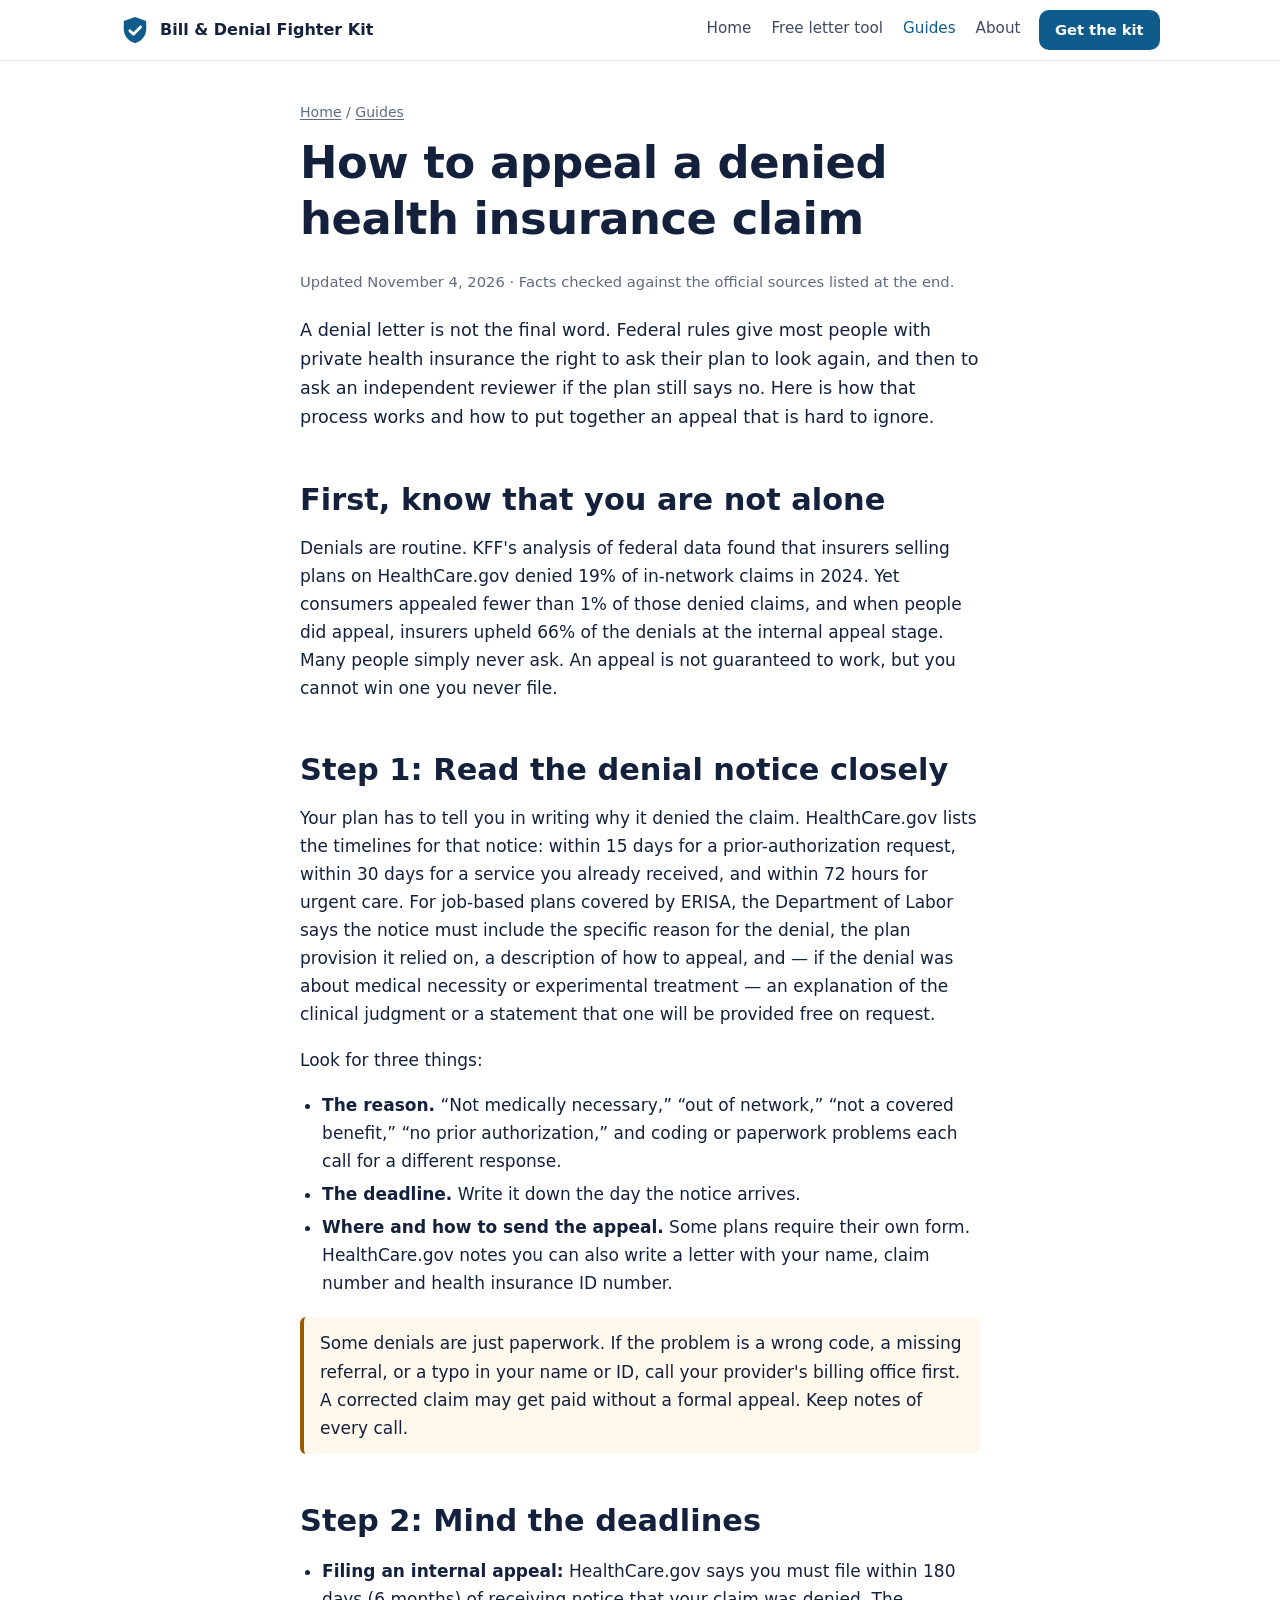
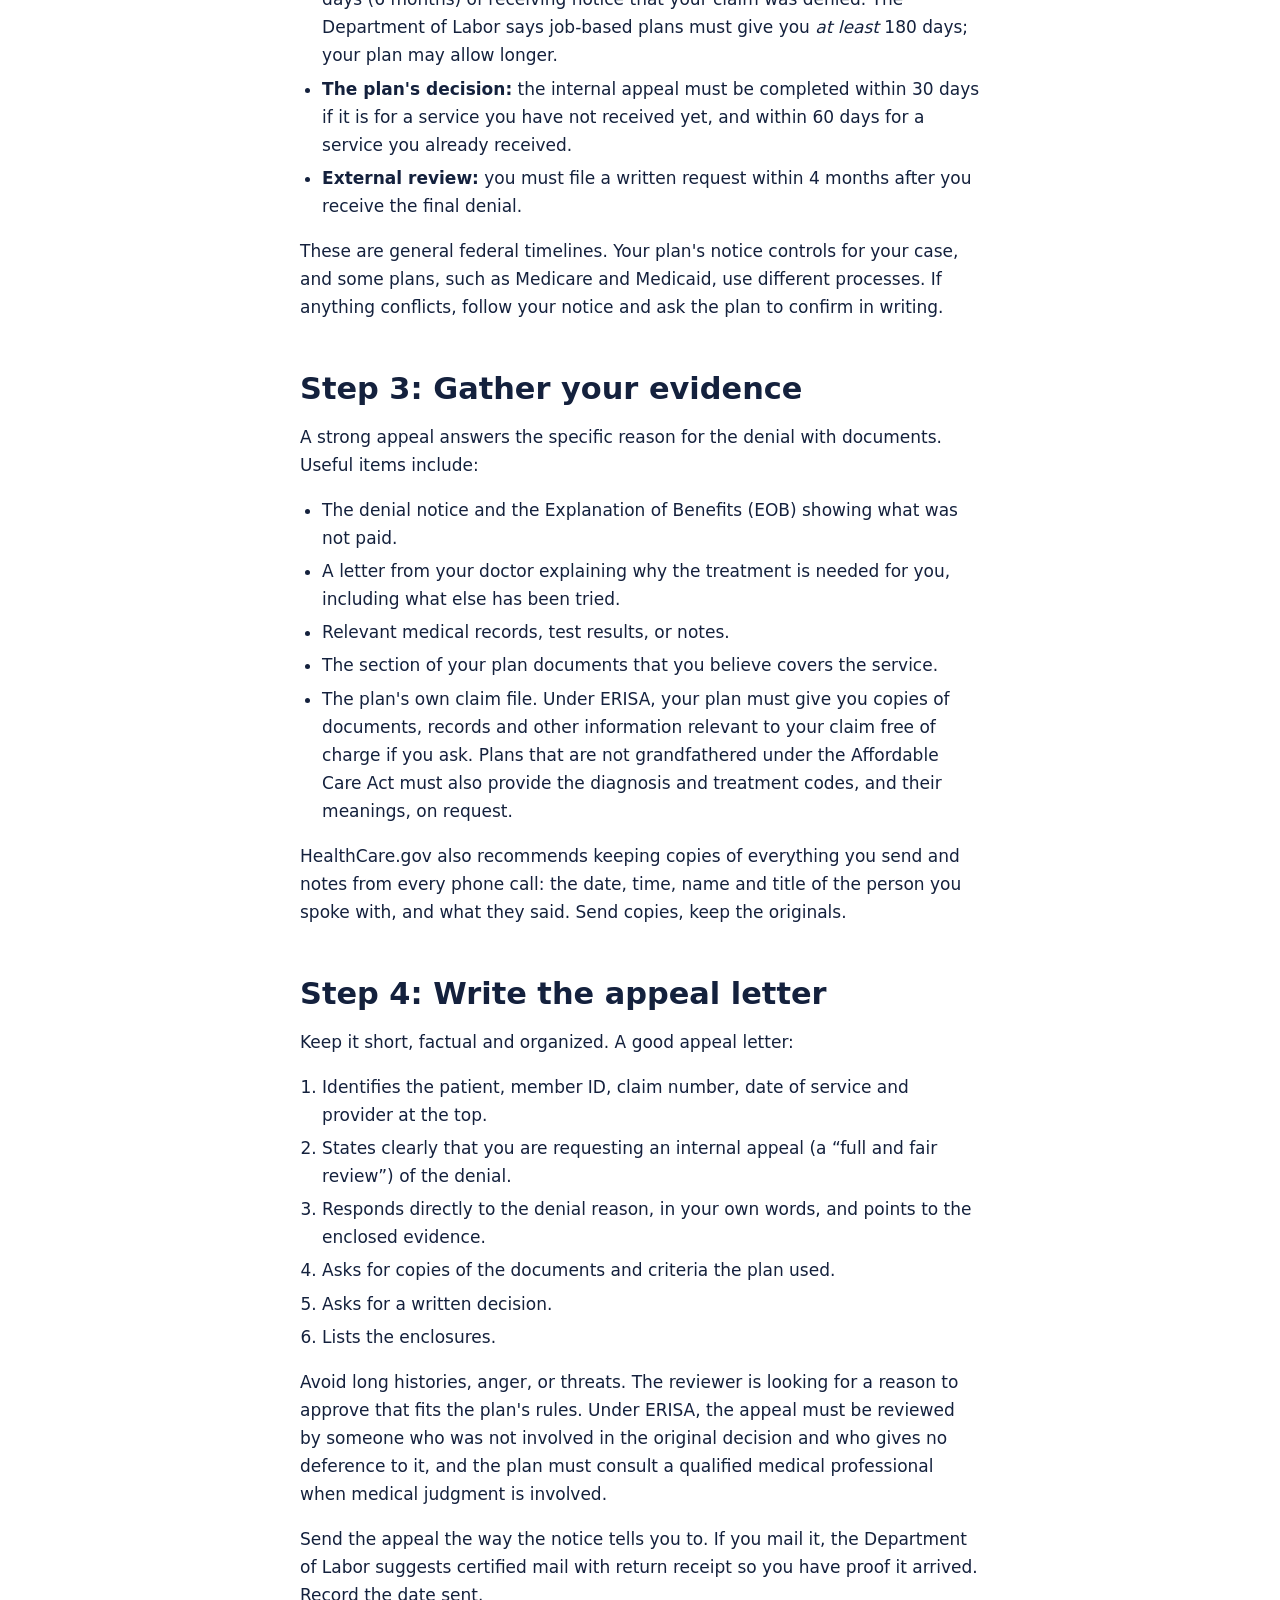
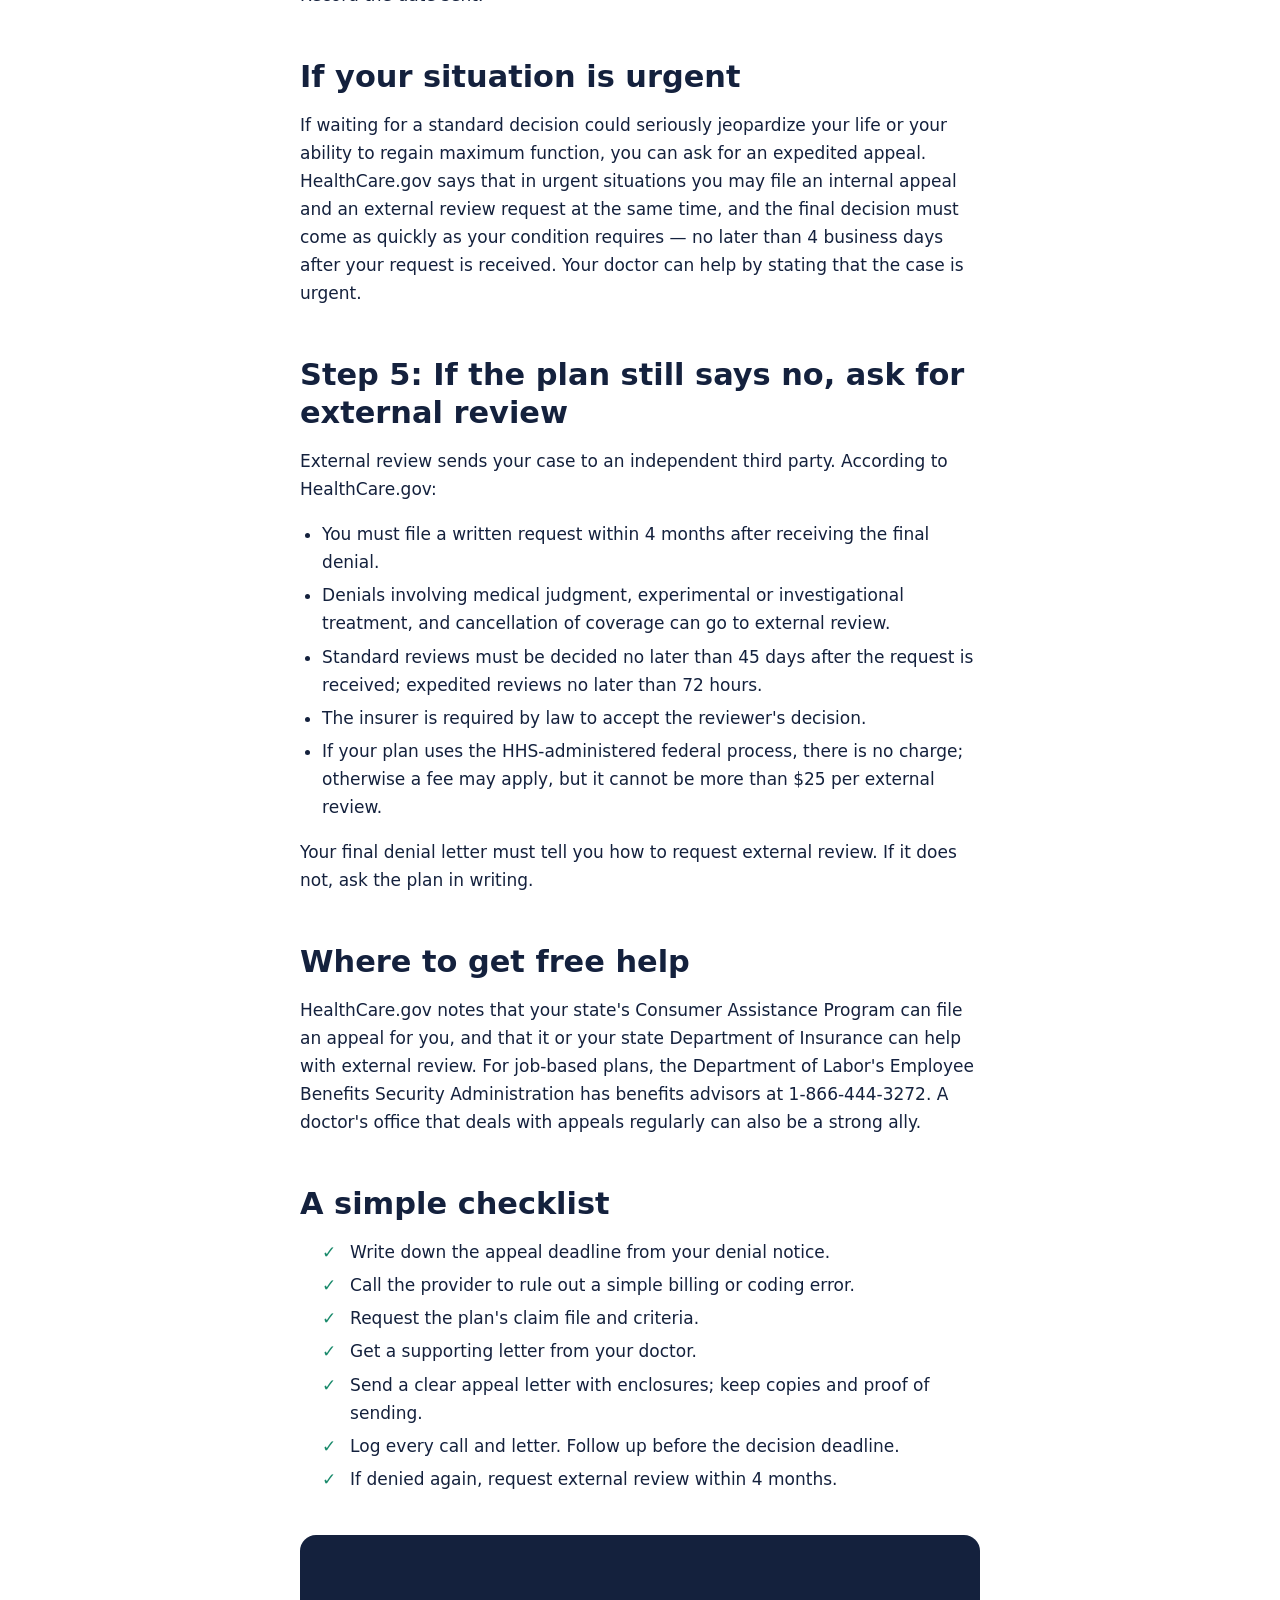
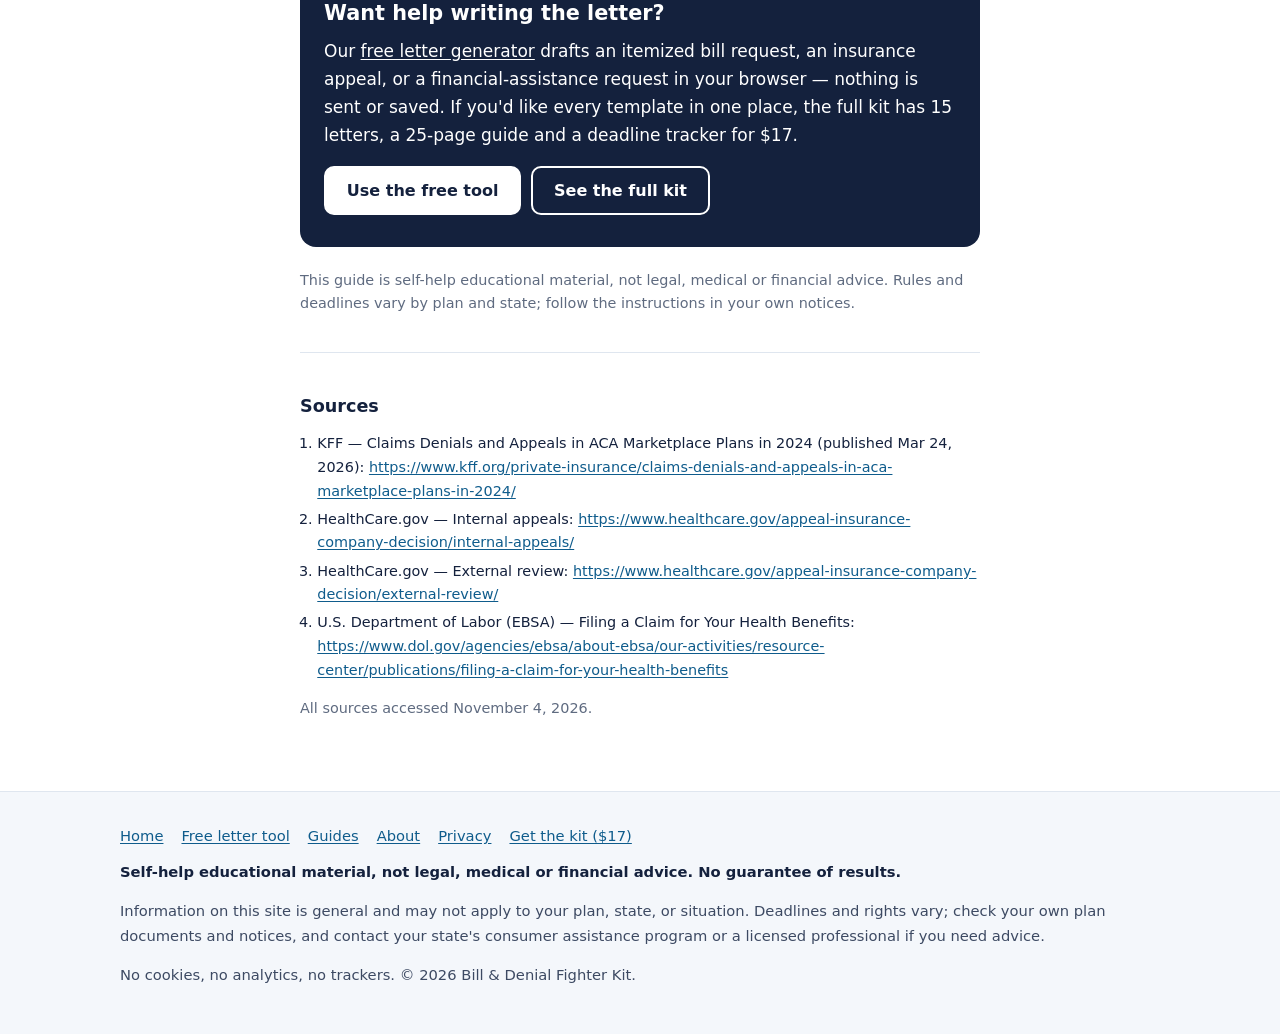
<file: articles/appeal-denied-health-insurance-claim.html>
<!doctype html>
<html lang="en">
<head>
<meta charset="utf-8">
<meta name="viewport" content="width=device-width, initial-scale=1">
<title>How to Appeal a Denied Health Insurance Claim (Step by Step)</title>
<meta name="description" content="A plain-English, step-by-step guide to appealing a denied health insurance claim: deadlines, what to include, internal appeals, external review and urgent cases.">
<link rel="canonical" href="https://pankajsaini5884.github.io/medical-bill-help/articles/appeal-denied-health-insurance-claim.html">
<meta name="robots" content="index, follow">
<meta name="referrer" content="no-referrer">
<meta name="theme-color" content="#0f5c8c">
<meta property="og:site_name" content="Bill &amp; Denial Fighter Kit">
<meta property="og:type" content="article">
<meta property="og:title" content="How to Appeal a Denied Health Insurance Claim (Step by Step)">
<meta property="og:description" content="A plain-English, step-by-step guide to appealing a denied health insurance claim: deadlines, what to include, internal appeals, external review and urgent cases.">
<meta property="og:url" content="https://pankajsaini5884.github.io/medical-bill-help/articles/appeal-denied-health-insurance-claim.html">
<meta property="og:image" content="https://pankajsaini5884.github.io/medical-bill-help/assets/og-image.png">
<meta property="og:image:width" content="1200">
<meta property="og:image:height" content="630">
<meta property="og:image:alt" content="Fight a wrong medical bill or a denied insurance claim, step by step: Medical Bill &amp; Insurance Denial Fighter Kit">
<meta property="og:locale" content="en_US">
<meta name="twitter:card" content="summary_large_image">
<meta name="twitter:image" content="https://pankajsaini5884.github.io/medical-bill-help/assets/og-image.png">
<meta name="twitter:title" content="How to Appeal a Denied Health Insurance Claim (Step by Step)">
<meta name="twitter:description" content="A plain-English, step-by-step guide to appealing a denied health insurance claim: deadlines, what to include, internal appeals, external review and urgent cases.">
<link rel="icon" href="../favicon.svg" type="image/svg+xml">
<link rel="stylesheet" href="../assets/style.css">
<script type="application/ld+json">{"@context": "https://schema.org", "@type": "Article", "headline": "How to appeal a denied health insurance claim", "description": "A plain-English, step-by-step guide to appealing a denied health insurance claim: deadlines, what to include, internal appeals, external review and urgent cases.", "dateModified": "2026-11-04", "datePublished": "2026-11-04", "mainEntityOfPage": "https://pankajsaini5884.github.io/medical-bill-help/articles/appeal-denied-health-insurance-claim.html", "citation": ["https://www.kff.org/private-insurance/claims-denials-and-appeals-in-aca-marketplace-plans-in-2024/", "https://www.healthcare.gov/appeal-insurance-company-decision/internal-appeals/", "https://www.healthcare.gov/appeal-insurance-company-decision/external-review/", "https://www.dol.gov/agencies/ebsa/about-ebsa/our-activities/resource-center/publications/filing-a-claim-for-your-health-benefits"], "image": [{"@type": "ImageObject", "url": "https://pankajsaini5884.github.io/medical-bill-help/assets/og-image.png", "width": 1200, "height": 630}], "author": {"@type": "Organization", "name": "Bill & Denial Fighter Kit", "url": "https://pankajsaini5884.github.io/medical-bill-help/about.html"}, "publisher": {"@type": "Organization", "name": "Bill & Denial Fighter Kit", "url": "https://pankajsaini5884.github.io/medical-bill-help/", "logo": {"@type": "ImageObject", "url": "https://pankajsaini5884.github.io/medical-bill-help/assets/logo.png", "width": 512, "height": 512}}}</script>
</head>
<body>
<a class="skip" href="#main">Skip to content</a>
<header class="site-head"><div class="wrap">
<a class="brand" href="../index.html"><svg viewBox="0 0 64 64" aria-hidden="true"><path d="M32 4 8 13v17c0 15 10.3 26.4 24 30 13.7-3.6 24-15 24-30V13L32 4z" fill="#0f5c8c"/><path d="M21 33.5l7.5 7.5L44 25.5" fill="none" stroke="#fff" stroke-width="6" stroke-linecap="round" stroke-linejoin="round"/></svg><span>Bill &amp; Denial Fighter Kit</span></a>
<nav class="nav" aria-label="Main"><a href="../index.html">Home</a><a href="../tool.html">Free letter tool</a><a href="../articles/index.html" aria-current="page">Guides</a><a href="../about.html">About</a><a class="btn sm" href="https://calmmindplanco.gumroad.com/l/medical-bill-fighter">Get the kit</a></nav>
</div></header>
<main id="main">

<article class="article"><div class="wrap read">
<p class="crumbs"><a href="../index.html">Home</a> / <a href="index.html">Guides</a></p>
<h1>How to appeal a denied health insurance claim</h1>
<p class="meta">Updated November 4, 2026 &middot; Facts checked against the official sources listed at the end.</p>
<p class="lead" style="font-size:1.1rem">A denial letter is not the final word. Federal rules give most people with private health insurance the right to ask their plan to look again, and then to ask an independent reviewer if the plan still says no. Here is how that process works and how to put together an appeal that is hard to ignore.</p>

<h2>First, know that you are not alone</h2>
<p>Denials are routine. KFF's analysis of federal data found that insurers selling plans on HealthCare.gov denied 19% of in-network claims in 2024. Yet consumers appealed fewer than 1% of those denied claims, and when people did appeal, insurers upheld 66% of the denials at the internal appeal stage. Many people simply never ask. An appeal is not guaranteed to work, but you cannot win one you never file.</p>

<h2>Step 1: Read the denial notice closely</h2>
<p>Your plan has to tell you in writing why it denied the claim. HealthCare.gov lists the timelines for that notice: within 15 days for a prior-authorization request, within 30 days for a service you already received, and within 72 hours for urgent care. For job-based plans covered by ERISA, the Department of Labor says the notice must include the specific reason for the denial, the plan provision it relied on, a description of how to appeal, and &mdash; if the denial was about medical necessity or experimental treatment &mdash; an explanation of the clinical judgment or a statement that one will be provided free on request.</p>
<p>Look for three things:</p>
<ul>
  <li><strong>The reason.</strong> &ldquo;Not medically necessary,&rdquo; &ldquo;out of network,&rdquo; &ldquo;not a covered benefit,&rdquo; &ldquo;no prior authorization,&rdquo; and coding or paperwork problems each call for a different response.</li>
  <li><strong>The deadline.</strong> Write it down the day the notice arrives.</li>
  <li><strong>Where and how to send the appeal.</strong> Some plans require their own form. HealthCare.gov notes you can also write a letter with your name, claim number and health insurance ID number.</li>
</ul>
<div class="note">Some denials are just paperwork. If the problem is a wrong code, a missing referral, or a typo in your name or ID, call your provider's billing office first. A corrected claim may get paid without a formal appeal. Keep notes of every call.</div>

<h2>Step 2: Mind the deadlines</h2>
<ul>
  <li><strong>Filing an internal appeal:</strong> HealthCare.gov says you must file within 180 days (6 months) of receiving notice that your claim was denied. The Department of Labor says job-based plans must give you <em>at least</em> 180 days; your plan may allow longer.</li>
  <li><strong>The plan's decision:</strong> the internal appeal must be completed within 30 days if it is for a service you have not received yet, and within 60 days for a service you already received.</li>
  <li><strong>External review:</strong> you must file a written request within 4 months after you receive the final denial.</li>
</ul>
<p>These are general federal timelines. Your plan's notice controls for your case, and some plans, such as Medicare and Medicaid, use different processes. If anything conflicts, follow your notice and ask the plan to confirm in writing.</p>

<h2>Step 3: Gather your evidence</h2>
<p>A strong appeal answers the specific reason for the denial with documents. Useful items include:</p>
<ul>
  <li>The denial notice and the Explanation of Benefits (EOB) showing what was not paid.</li>
  <li>A letter from your doctor explaining why the treatment is needed for you, including what else has been tried.</li>
  <li>Relevant medical records, test results, or notes.</li>
  <li>The section of your plan documents that you believe covers the service.</li>
  <li>The plan's own claim file. Under ERISA, your plan must give you copies of documents, records and other information relevant to your claim free of charge if you ask. Plans that are not grandfathered under the Affordable Care Act must also provide the diagnosis and treatment codes, and their meanings, on request.</li>
</ul>
<p>HealthCare.gov also recommends keeping copies of everything you send and notes from every phone call: the date, time, name and title of the person you spoke with, and what they said. Send copies, keep the originals.</p>

<h2>Step 4: Write the appeal letter</h2>
<p>Keep it short, factual and organized. A good appeal letter:</p>
<ol>
  <li>Identifies the patient, member ID, claim number, date of service and provider at the top.</li>
  <li>States clearly that you are requesting an internal appeal (a &ldquo;full and fair review&rdquo;) of the denial.</li>
  <li>Responds directly to the denial reason, in your own words, and points to the enclosed evidence.</li>
  <li>Asks for copies of the documents and criteria the plan used.</li>
  <li>Asks for a written decision.</li>
  <li>Lists the enclosures.</li>
</ol>
<p>Avoid long histories, anger, or threats. The reviewer is looking for a reason to approve that fits the plan's rules. Under ERISA, the appeal must be reviewed by someone who was not involved in the original decision and who gives no deference to it, and the plan must consult a qualified medical professional when medical judgment is involved.</p>
<p>Send the appeal the way the notice tells you to. If you mail it, the Department of Labor suggests certified mail with return receipt so you have proof it arrived. Record the date sent.</p>

<h2>If your situation is urgent</h2>
<p>If waiting for a standard decision could seriously jeopardize your life or your ability to regain maximum function, you can ask for an expedited appeal. HealthCare.gov says that in urgent situations you may file an internal appeal and an external review request at the same time, and the final decision must come as quickly as your condition requires &mdash; no later than 4 business days after your request is received. Your doctor can help by stating that the case is urgent.</p>

<h2>Step 5: If the plan still says no, ask for external review</h2>
<p>External review sends your case to an independent third party. According to HealthCare.gov:</p>
<ul>
  <li>You must file a written request within 4 months after receiving the final denial.</li>
  <li>Denials involving medical judgment, experimental or investigational treatment, and cancellation of coverage can go to external review.</li>
  <li>Standard reviews must be decided no later than 45 days after the request is received; expedited reviews no later than 72 hours.</li>
  <li>The insurer is required by law to accept the reviewer's decision.</li>
  <li>If your plan uses the HHS-administered federal process, there is no charge; otherwise a fee may apply, but it cannot be more than $25 per external review.</li>
</ul>
<p>Your final denial letter must tell you how to request external review. If it does not, ask the plan in writing.</p>

<h2>Where to get free help</h2>
<p>HealthCare.gov notes that your state's Consumer Assistance Program can file an appeal for you, and that it or your state Department of Insurance can help with external review. For job-based plans, the Department of Labor's Employee Benefits Security Administration has benefits advisors at 1-866-444-3272. A doctor's office that deals with appeals regularly can also be a strong ally.</p>

<h2>A simple checklist</h2>
<ul class="checks">
  <li>Write down the appeal deadline from your denial notice.</li>
  <li>Call the provider to rule out a simple billing or coding error.</li>
  <li>Request the plan's claim file and criteria.</li>
  <li>Get a supporting letter from your doctor.</li>
  <li>Send a clear appeal letter with enclosures; keep copies and proof of sending.</li>
  <li>Log every call and letter. Follow up before the decision deadline.</li>
  <li>If denied again, request external review within 4 months.</li>
</ul>

<div class="cta-box" style="margin-top:2.5em;text-align:left">
  <h2 style="font-size:1.3rem">Want help writing the letter?</h2>
  <p>Our <a href="../tool.html?letter=appeal" style="color:#fff">free letter generator</a> drafts an itemized bill request, an insurance appeal, or a financial-assistance request in your browser &mdash; nothing is sent or saved. If you'd like every template in one place, the full kit has 15 letters, a 25-page guide and a deadline tracker for $17.</p>
  <div class="btn-row"><a class="btn" href="../tool.html?letter=appeal">Use the free tool</a><a class="btn" style="background:transparent;color:#fff;border-color:#fff" href="https://calmmindplanco.gumroad.com/l/medical-bill-fighter">See the full kit</a></div>
</div>
<p class="small" style="margin-top:1.5em">This guide is self-help educational material, not legal, medical or financial advice. Rules and deadlines vary by plan and state; follow the instructions in your own notices.</p>
<div class="sources"><h2 style="font-size:1.1rem">Sources</h2><ol><li>KFF — Claims Denials and Appeals in ACA Marketplace Plans in 2024 (published Mar 24, 2026): <a href="https://www.kff.org/private-insurance/claims-denials-and-appeals-in-aca-marketplace-plans-in-2024/" rel="noopener">https://www.kff.org/private-insurance/claims-denials-and-appeals-in-aca-marketplace-plans-in-2024/</a></li><li>HealthCare.gov — Internal appeals: <a href="https://www.healthcare.gov/appeal-insurance-company-decision/internal-appeals/" rel="noopener">https://www.healthcare.gov/appeal-insurance-company-decision/internal-appeals/</a></li><li>HealthCare.gov — External review: <a href="https://www.healthcare.gov/appeal-insurance-company-decision/external-review/" rel="noopener">https://www.healthcare.gov/appeal-insurance-company-decision/external-review/</a></li><li>U.S. Department of Labor (EBSA) — Filing a Claim for Your Health Benefits: <a href="https://www.dol.gov/agencies/ebsa/about-ebsa/our-activities/resource-center/publications/filing-a-claim-for-your-health-benefits" rel="noopener">https://www.dol.gov/agencies/ebsa/about-ebsa/our-activities/resource-center/publications/filing-a-claim-for-your-health-benefits</a></li></ol>
<p class="small">All sources accessed November 4, 2026.</p></div>
</div></article>

</main>
<footer class="site-foot"><div class="wrap">
<nav aria-label="Footer"><a href="../index.html">Home</a><a href="../tool.html">Free letter tool</a><a href="../articles/index.html">Guides</a><a href="../about.html">About</a><a href="../privacy.html">Privacy</a><a href="https://calmmindplanco.gumroad.com/l/medical-bill-fighter">Get the kit ($17)</a></nav>
<p class="disclaimer">Self-help educational material, not legal, medical or financial advice. No guarantee of results.</p>
<p>Information on this site is general and may not apply to your plan, state, or situation. Deadlines and rights vary; check your own plan documents and notices, and contact your state's consumer assistance program or a licensed professional if you need advice.</p>
<p>No cookies, no analytics, no trackers. &copy; <span>2026</span> Bill &amp; Denial Fighter Kit.</p>
</div></footer>

</body>
</html>
</file>
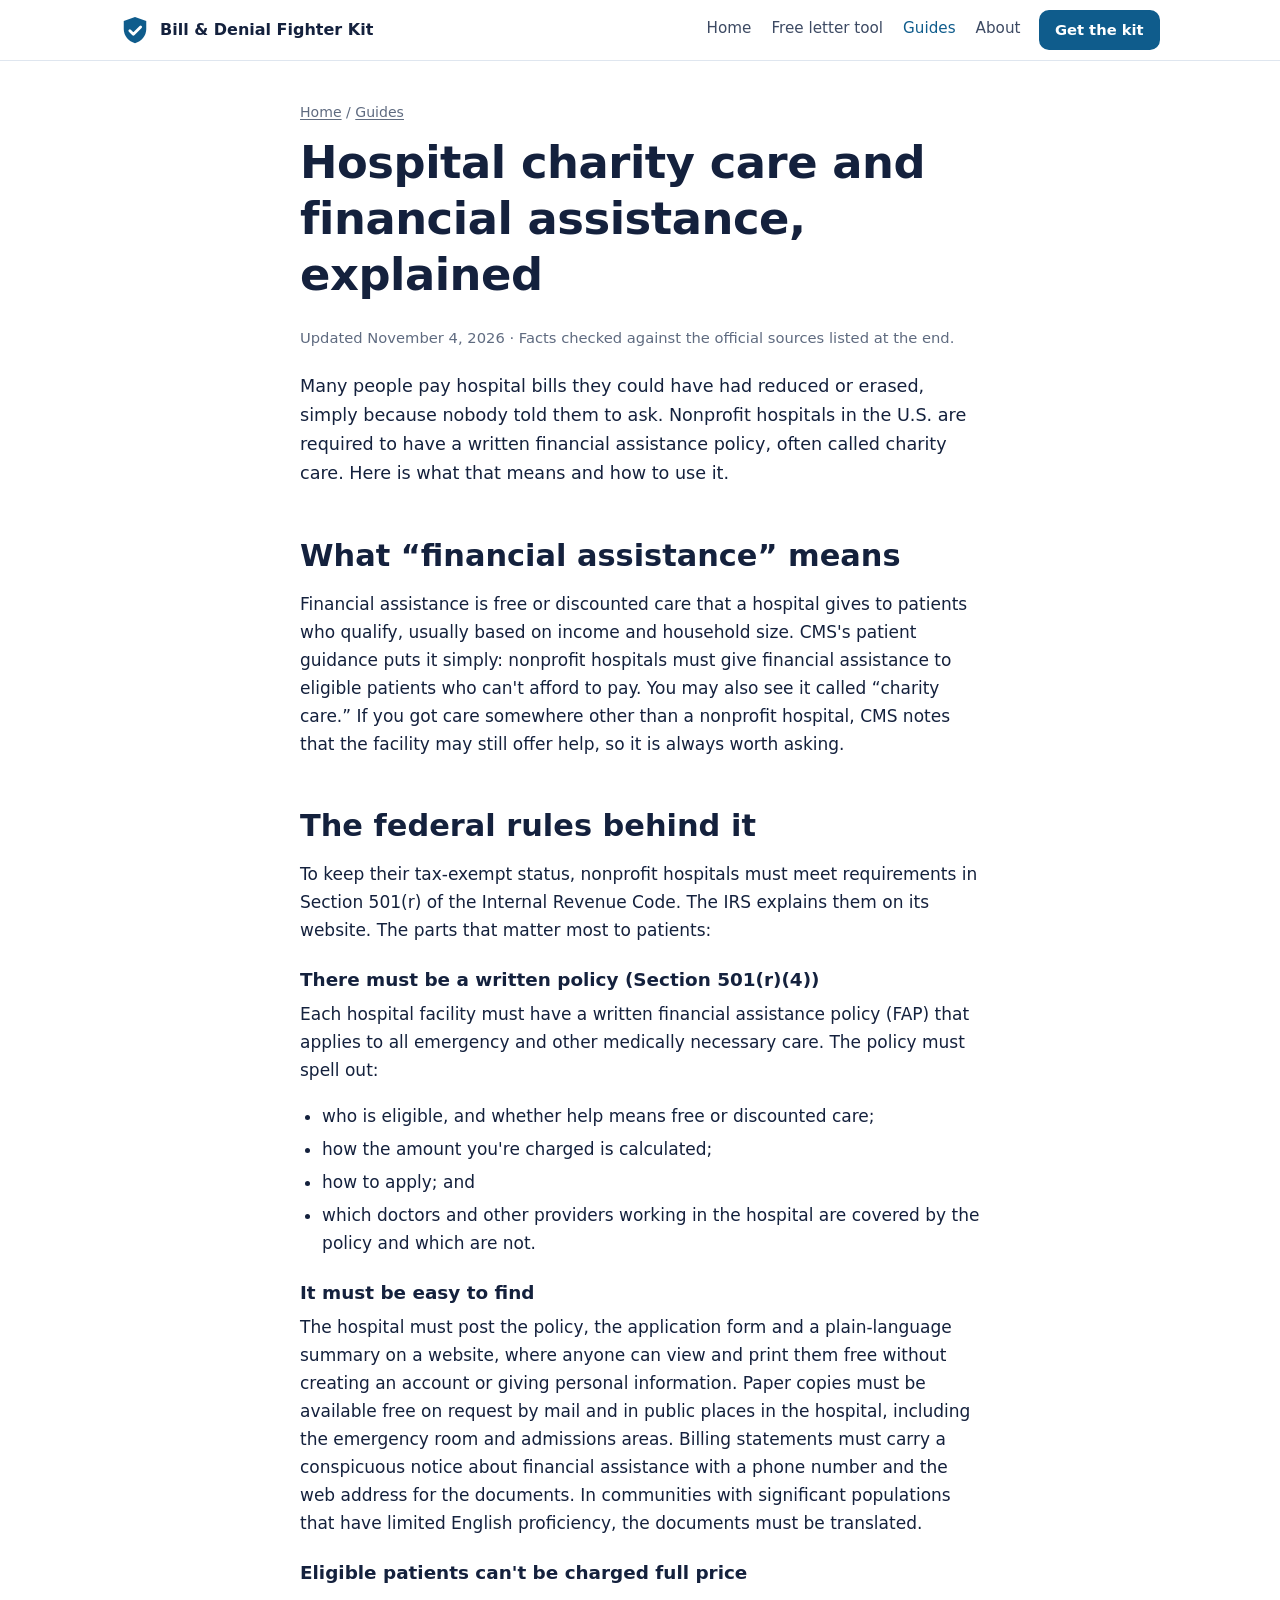
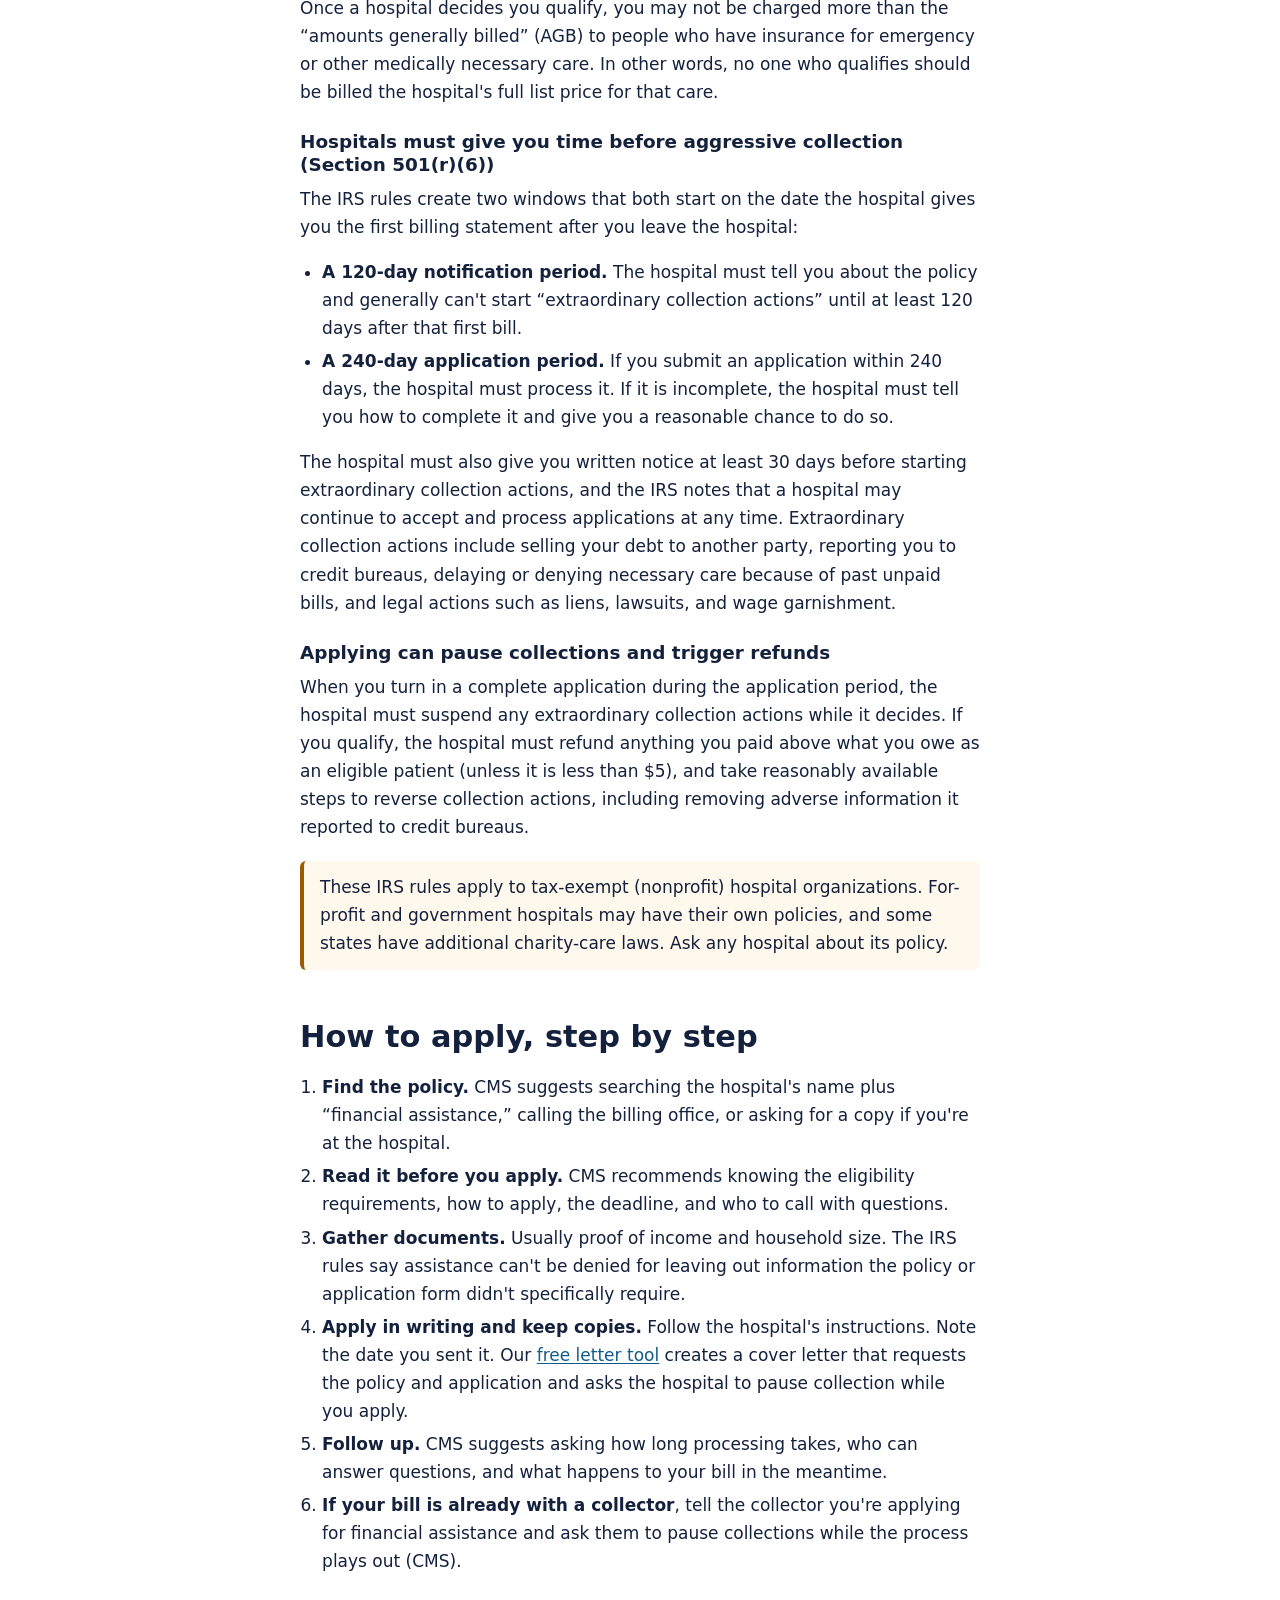
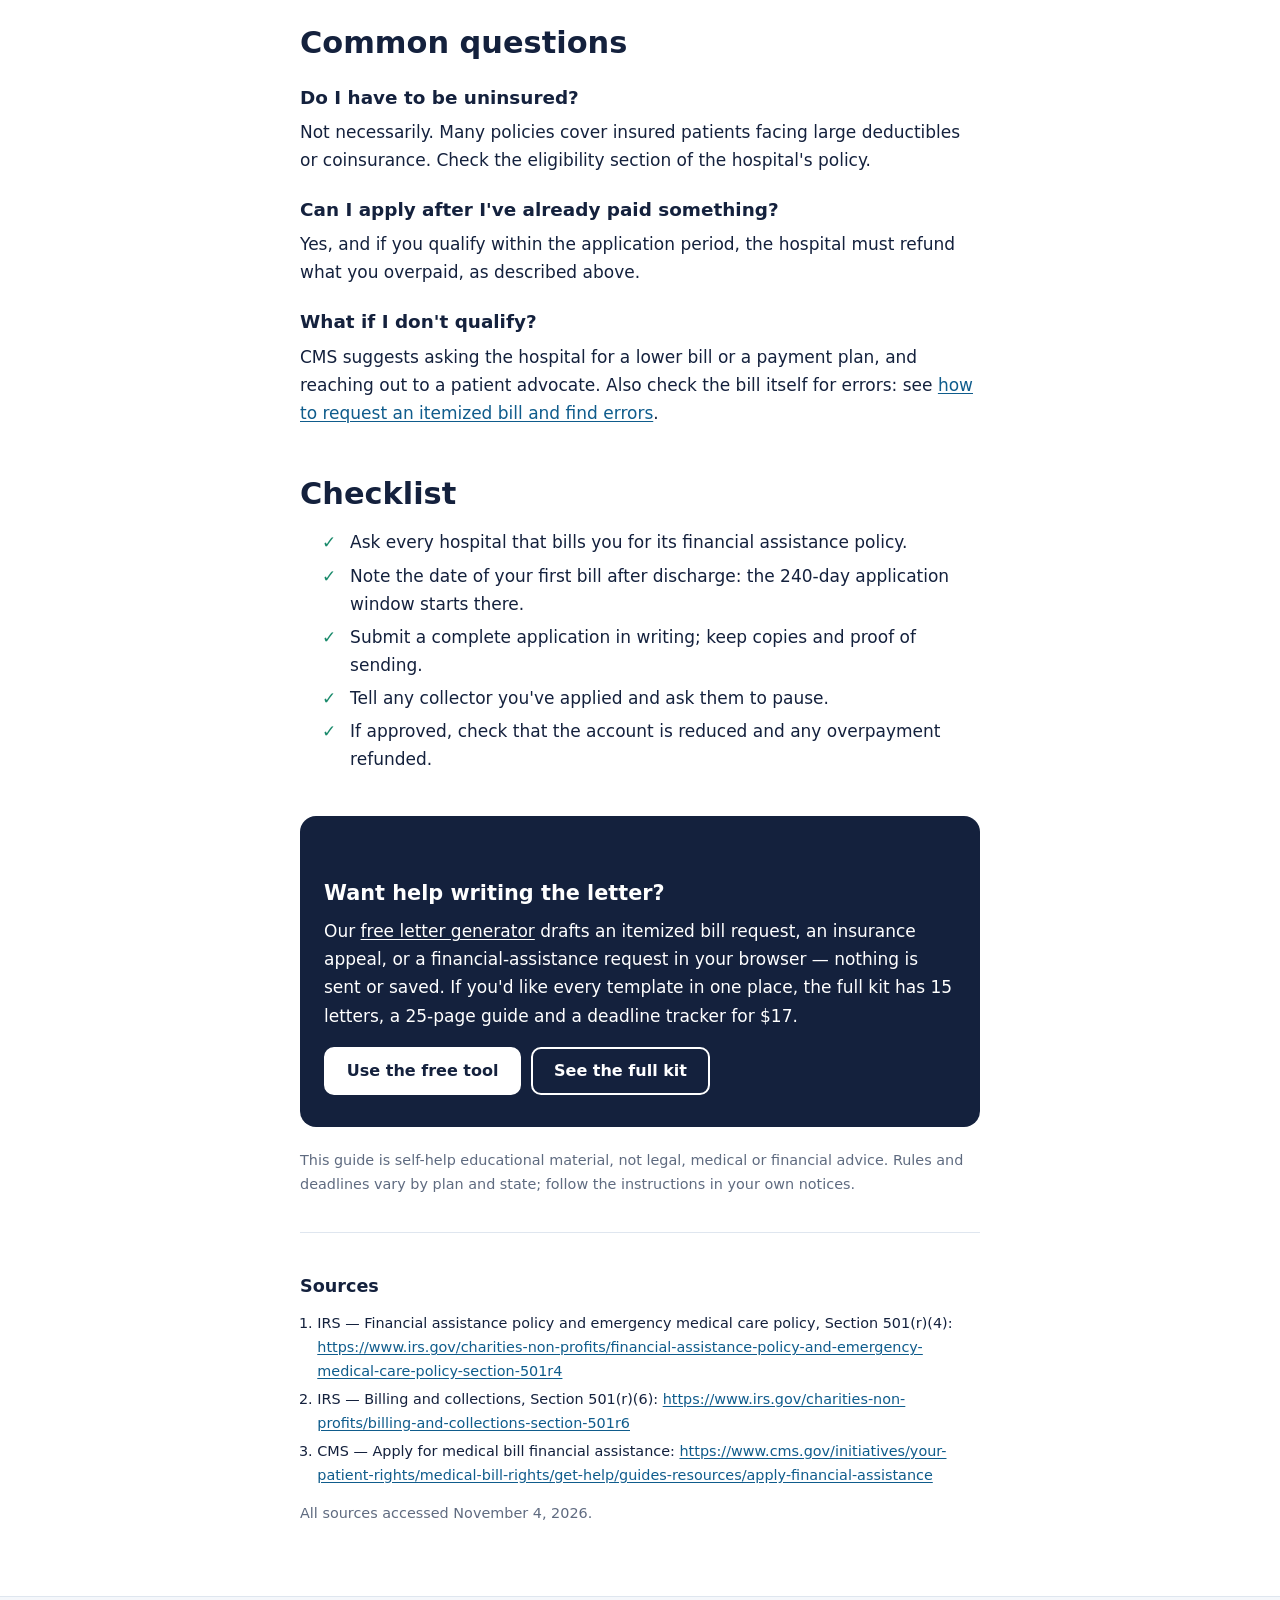
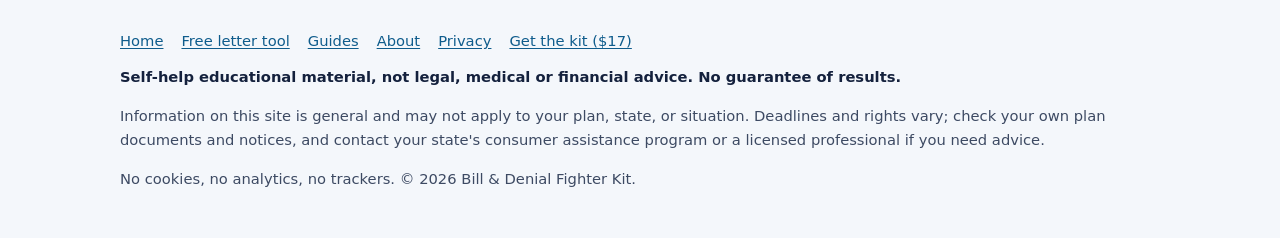
<file: articles/hospital-charity-care-financial-assistance.html>
<!doctype html>
<html lang="en">
<head>
<meta charset="utf-8">
<meta name="viewport" content="width=device-width, initial-scale=1">
<title>Hospital Charity Care &amp; Financial Assistance Explained</title>
<meta name="description" content="What hospital financial assistance (charity care) is, the federal rules nonprofit hospitals must follow, the 240-day application window, and how to apply.">
<link rel="canonical" href="https://pankajsaini5884.github.io/medical-bill-help/articles/hospital-charity-care-financial-assistance.html">
<meta name="robots" content="index, follow">
<meta name="referrer" content="no-referrer">
<meta name="theme-color" content="#0f5c8c">
<meta property="og:site_name" content="Bill &amp; Denial Fighter Kit">
<meta property="og:type" content="article">
<meta property="og:title" content="Hospital Charity Care &amp; Financial Assistance Explained">
<meta property="og:description" content="What hospital financial assistance (charity care) is, the federal rules nonprofit hospitals must follow, the 240-day application window, and how to apply.">
<meta property="og:url" content="https://pankajsaini5884.github.io/medical-bill-help/articles/hospital-charity-care-financial-assistance.html">
<meta property="og:image" content="https://pankajsaini5884.github.io/medical-bill-help/assets/og-image.png">
<meta property="og:image:width" content="1200">
<meta property="og:image:height" content="630">
<meta property="og:image:alt" content="Fight a wrong medical bill or a denied insurance claim, step by step: Medical Bill &amp; Insurance Denial Fighter Kit">
<meta property="og:locale" content="en_US">
<meta name="twitter:card" content="summary_large_image">
<meta name="twitter:image" content="https://pankajsaini5884.github.io/medical-bill-help/assets/og-image.png">
<meta name="twitter:title" content="Hospital Charity Care &amp; Financial Assistance Explained">
<meta name="twitter:description" content="What hospital financial assistance (charity care) is, the federal rules nonprofit hospitals must follow, the 240-day application window, and how to apply.">
<link rel="icon" href="../favicon.svg" type="image/svg+xml">
<link rel="stylesheet" href="../assets/style.css">
<script type="application/ld+json">{"@context": "https://schema.org", "@type": "Article", "headline": "Hospital charity care and financial assistance, explained", "description": "What hospital financial assistance (charity care) is, the federal rules nonprofit hospitals must follow, the 240-day application window, and how to apply.", "dateModified": "2026-11-04", "datePublished": "2026-11-04", "mainEntityOfPage": "https://pankajsaini5884.github.io/medical-bill-help/articles/hospital-charity-care-financial-assistance.html", "citation": ["https://www.irs.gov/charities-non-profits/financial-assistance-policy-and-emergency-medical-care-policy-section-501r4", "https://www.irs.gov/charities-non-profits/billing-and-collections-section-501r6", "https://www.cms.gov/initiatives/your-patient-rights/medical-bill-rights/get-help/guides-resources/apply-financial-assistance"], "image": [{"@type": "ImageObject", "url": "https://pankajsaini5884.github.io/medical-bill-help/assets/og-image.png", "width": 1200, "height": 630}], "author": {"@type": "Organization", "name": "Bill & Denial Fighter Kit", "url": "https://pankajsaini5884.github.io/medical-bill-help/about.html"}, "publisher": {"@type": "Organization", "name": "Bill & Denial Fighter Kit", "url": "https://pankajsaini5884.github.io/medical-bill-help/", "logo": {"@type": "ImageObject", "url": "https://pankajsaini5884.github.io/medical-bill-help/assets/logo.png", "width": 512, "height": 512}}}</script>
</head>
<body>
<a class="skip" href="#main">Skip to content</a>
<header class="site-head"><div class="wrap">
<a class="brand" href="../index.html"><svg viewBox="0 0 64 64" aria-hidden="true"><path d="M32 4 8 13v17c0 15 10.3 26.4 24 30 13.7-3.6 24-15 24-30V13L32 4z" fill="#0f5c8c"/><path d="M21 33.5l7.5 7.5L44 25.5" fill="none" stroke="#fff" stroke-width="6" stroke-linecap="round" stroke-linejoin="round"/></svg><span>Bill &amp; Denial Fighter Kit</span></a>
<nav class="nav" aria-label="Main"><a href="../index.html">Home</a><a href="../tool.html">Free letter tool</a><a href="../articles/index.html" aria-current="page">Guides</a><a href="../about.html">About</a><a class="btn sm" href="https://calmmindplanco.gumroad.com/l/medical-bill-fighter">Get the kit</a></nav>
</div></header>
<main id="main">

<article class="article"><div class="wrap read">
<p class="crumbs"><a href="../index.html">Home</a> / <a href="index.html">Guides</a></p>
<h1>Hospital charity care and financial assistance, explained</h1>
<p class="meta">Updated November 4, 2026 &middot; Facts checked against the official sources listed at the end.</p>
<p class="lead" style="font-size:1.1rem">Many people pay hospital bills they could have had reduced or erased, simply because nobody told them to ask. Nonprofit hospitals in the U.S. are required to have a written financial assistance policy, often called charity care. Here is what that means and how to use it.</p>

<h2>What &ldquo;financial assistance&rdquo; means</h2>
<p>Financial assistance is free or discounted care that a hospital gives to patients who qualify, usually based on income and household size. CMS's patient guidance puts it simply: nonprofit hospitals must give financial assistance to eligible patients who can't afford to pay. You may also see it called &ldquo;charity care.&rdquo; If you got care somewhere other than a nonprofit hospital, CMS notes that the facility may still offer help, so it is always worth asking.</p>

<h2>The federal rules behind it</h2>
<p>To keep their tax-exempt status, nonprofit hospitals must meet requirements in Section 501(r) of the Internal Revenue Code. The IRS explains them on its website. The parts that matter most to patients:</p>
<h3>There must be a written policy (Section 501(r)(4))</h3>
<p>Each hospital facility must have a written financial assistance policy (FAP) that applies to all emergency and other medically necessary care. The policy must spell out:</p>
<ul>
  <li>who is eligible, and whether help means free or discounted care;</li>
  <li>how the amount you're charged is calculated;</li>
  <li>how to apply; and</li>
  <li>which doctors and other providers working in the hospital are covered by the policy and which are not.</li>
</ul>
<h3>It must be easy to find</h3>
<p>The hospital must post the policy, the application form and a plain-language summary on a website, where anyone can view and print them free without creating an account or giving personal information. Paper copies must be available free on request by mail and in public places in the hospital, including the emergency room and admissions areas. Billing statements must carry a conspicuous notice about financial assistance with a phone number and the web address for the documents. In communities with significant populations that have limited English proficiency, the documents must be translated.</p>
<h3>Eligible patients can't be charged full price</h3>
<p>Once a hospital decides you qualify, you may not be charged more than the &ldquo;amounts generally billed&rdquo; (AGB) to people who have insurance for emergency or other medically necessary care. In other words, no one who qualifies should be billed the hospital's full list price for that care.</p>
<h3>Hospitals must give you time before aggressive collection (Section 501(r)(6))</h3>
<p>The IRS rules create two windows that both start on the date the hospital gives you the first billing statement after you leave the hospital:</p>
<ul>
  <li><strong>A 120-day notification period.</strong> The hospital must tell you about the policy and generally can't start &ldquo;extraordinary collection actions&rdquo; until at least 120 days after that first bill.</li>
  <li><strong>A 240-day application period.</strong> If you submit an application within 240 days, the hospital must process it. If it is incomplete, the hospital must tell you how to complete it and give you a reasonable chance to do so.</li>
</ul>
<p>The hospital must also give you written notice at least 30 days before starting extraordinary collection actions, and the IRS notes that a hospital may continue to accept and process applications at any time. Extraordinary collection actions include selling your debt to another party, reporting you to credit bureaus, delaying or denying necessary care because of past unpaid bills, and legal actions such as liens, lawsuits, and wage garnishment.</p>
<h3>Applying can pause collections and trigger refunds</h3>
<p>When you turn in a complete application during the application period, the hospital must suspend any extraordinary collection actions while it decides. If you qualify, the hospital must refund anything you paid above what you owe as an eligible patient (unless it is less than $5), and take reasonably available steps to reverse collection actions, including removing adverse information it reported to credit bureaus.</p>
<div class="note">These IRS rules apply to tax-exempt (nonprofit) hospital organizations. For-profit and government hospitals may have their own policies, and some states have additional charity-care laws. Ask any hospital about its policy.</div>

<h2>How to apply, step by step</h2>
<ol>
  <li><strong>Find the policy.</strong> CMS suggests searching the hospital's name plus &ldquo;financial assistance,&rdquo; calling the billing office, or asking for a copy if you're at the hospital.</li>
  <li><strong>Read it before you apply.</strong> CMS recommends knowing the eligibility requirements, how to apply, the deadline, and who to call with questions.</li>
  <li><strong>Gather documents.</strong> Usually proof of income and household size. The IRS rules say assistance can't be denied for leaving out information the policy or application form didn't specifically require.</li>
  <li><strong>Apply in writing and keep copies.</strong> Follow the hospital's instructions. Note the date you sent it. Our <a href="../tool.html?letter=assistance">free letter tool</a> creates a cover letter that requests the policy and application and asks the hospital to pause collection while you apply.</li>
  <li><strong>Follow up.</strong> CMS suggests asking how long processing takes, who can answer questions, and what happens to your bill in the meantime.</li>
  <li><strong>If your bill is already with a collector</strong>, tell the collector you're applying for financial assistance and ask them to pause collections while the process plays out (CMS).</li>
</ol>

<h2>Common questions</h2>
<h3>Do I have to be uninsured?</h3>
<p>Not necessarily. Many policies cover insured patients facing large deductibles or coinsurance. Check the eligibility section of the hospital's policy.</p>
<h3>Can I apply after I've already paid something?</h3>
<p>Yes, and if you qualify within the application period, the hospital must refund what you overpaid, as described above.</p>
<h3>What if I don't qualify?</h3>
<p>CMS suggests asking the hospital for a lower bill or a payment plan, and reaching out to a patient advocate. Also check the bill itself for errors: see <a href="itemized-hospital-bill-errors.html">how to request an itemized bill and find errors</a>.</p>

<h2>Checklist</h2>
<ul class="checks">
  <li>Ask every hospital that bills you for its financial assistance policy.</li>
  <li>Note the date of your first bill after discharge: the 240-day application window starts there.</li>
  <li>Submit a complete application in writing; keep copies and proof of sending.</li>
  <li>Tell any collector you've applied and ask them to pause.</li>
  <li>If approved, check that the account is reduced and any overpayment refunded.</li>
</ul>

<div class="cta-box" style="margin-top:2.5em;text-align:left">
  <h2 style="font-size:1.3rem">Want help writing the letter?</h2>
  <p>Our <a href="../tool.html?letter=assistance" style="color:#fff">free letter generator</a> drafts an itemized bill request, an insurance appeal, or a financial-assistance request in your browser &mdash; nothing is sent or saved. If you'd like every template in one place, the full kit has 15 letters, a 25-page guide and a deadline tracker for $17.</p>
  <div class="btn-row"><a class="btn" href="../tool.html?letter=assistance">Use the free tool</a><a class="btn" style="background:transparent;color:#fff;border-color:#fff" href="https://calmmindplanco.gumroad.com/l/medical-bill-fighter">See the full kit</a></div>
</div>
<p class="small" style="margin-top:1.5em">This guide is self-help educational material, not legal, medical or financial advice. Rules and deadlines vary by plan and state; follow the instructions in your own notices.</p>
<div class="sources"><h2 style="font-size:1.1rem">Sources</h2><ol><li>IRS — Financial assistance policy and emergency medical care policy, Section 501(r)(4): <a href="https://www.irs.gov/charities-non-profits/financial-assistance-policy-and-emergency-medical-care-policy-section-501r4" rel="noopener">https://www.irs.gov/charities-non-profits/financial-assistance-policy-and-emergency-medical-care-policy-section-501r4</a></li><li>IRS — Billing and collections, Section 501(r)(6): <a href="https://www.irs.gov/charities-non-profits/billing-and-collections-section-501r6" rel="noopener">https://www.irs.gov/charities-non-profits/billing-and-collections-section-501r6</a></li><li>CMS — Apply for medical bill financial assistance: <a href="https://www.cms.gov/initiatives/your-patient-rights/medical-bill-rights/get-help/guides-resources/apply-financial-assistance" rel="noopener">https://www.cms.gov/initiatives/your-patient-rights/medical-bill-rights/get-help/guides-resources/apply-financial-assistance</a></li></ol>
<p class="small">All sources accessed November 4, 2026.</p></div>
</div></article>

</main>
<footer class="site-foot"><div class="wrap">
<nav aria-label="Footer"><a href="../index.html">Home</a><a href="../tool.html">Free letter tool</a><a href="../articles/index.html">Guides</a><a href="../about.html">About</a><a href="../privacy.html">Privacy</a><a href="https://calmmindplanco.gumroad.com/l/medical-bill-fighter">Get the kit ($17)</a></nav>
<p class="disclaimer">Self-help educational material, not legal, medical or financial advice. No guarantee of results.</p>
<p>Information on this site is general and may not apply to your plan, state, or situation. Deadlines and rights vary; check your own plan documents and notices, and contact your state's consumer assistance program or a licensed professional if you need advice.</p>
<p>No cookies, no analytics, no trackers. &copy; <span>2026</span> Bill &amp; Denial Fighter Kit.</p>
</div></footer>

</body>
</html>
</file>
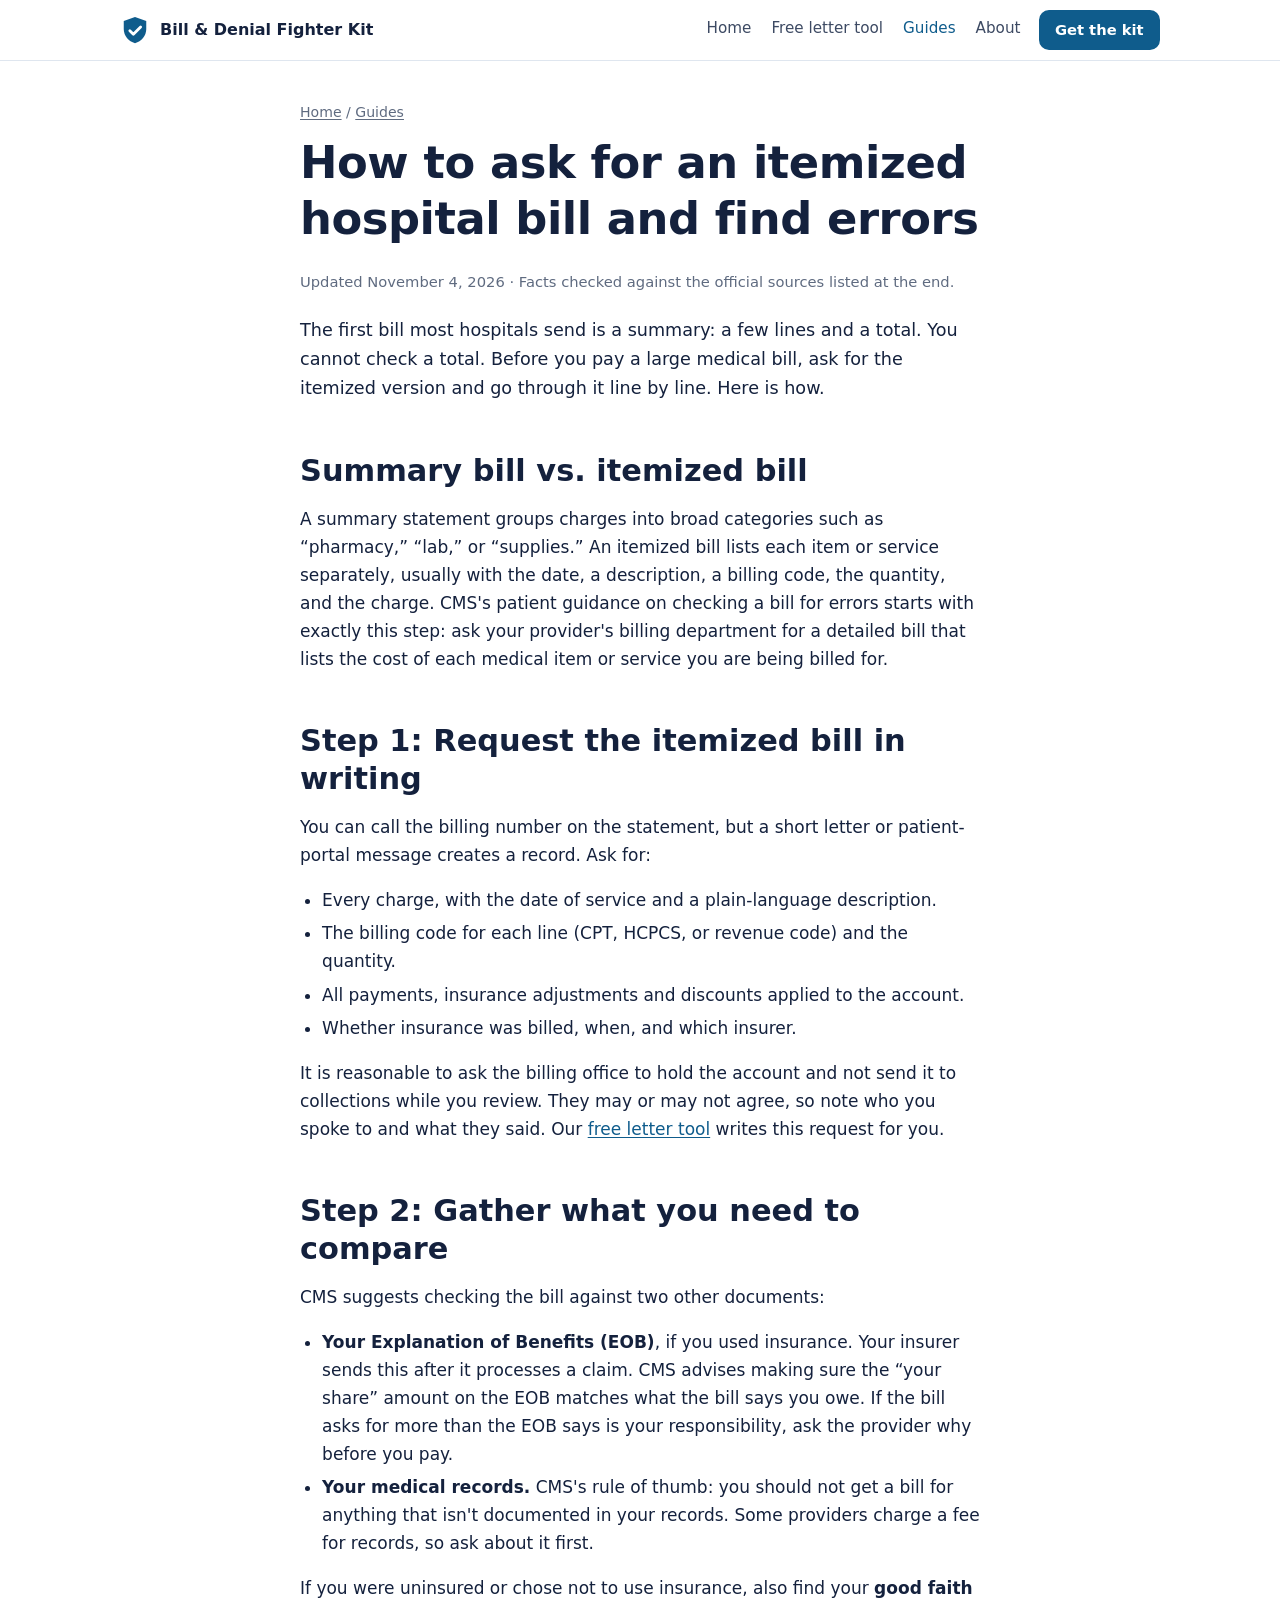
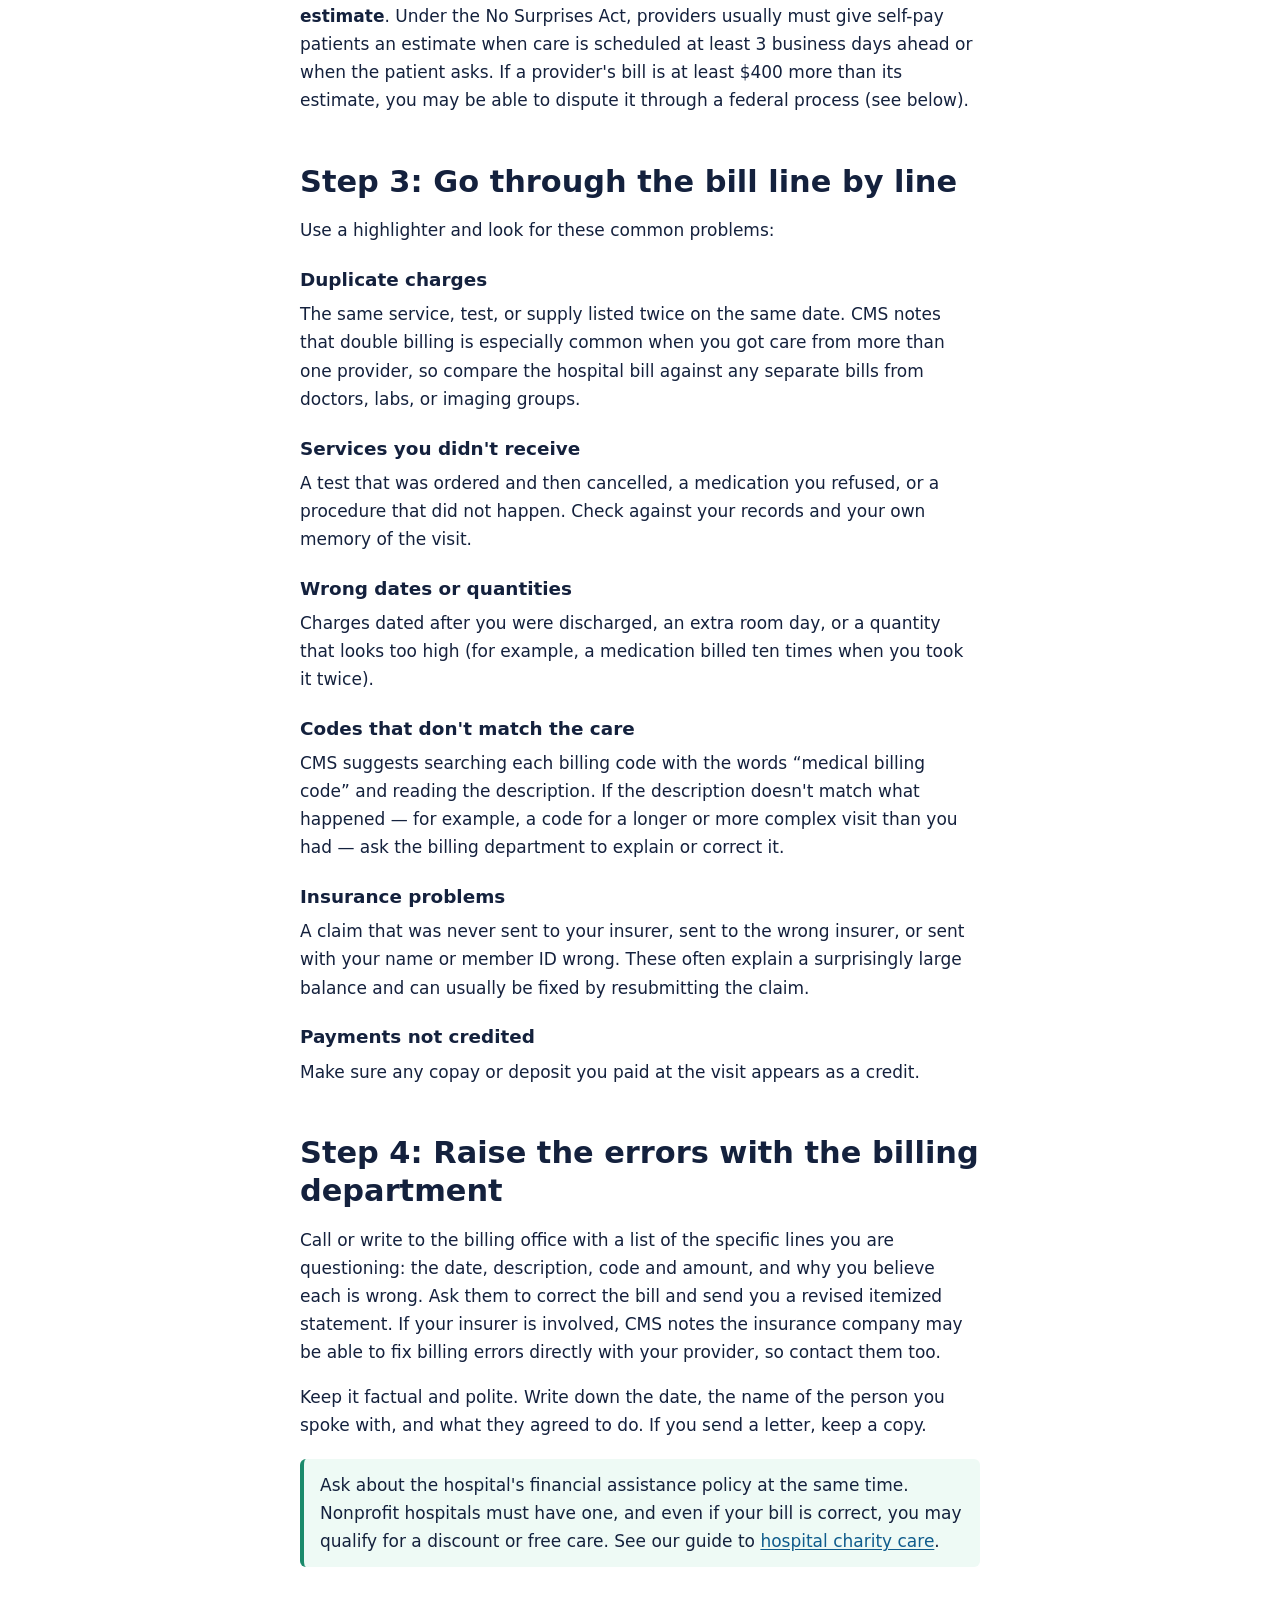
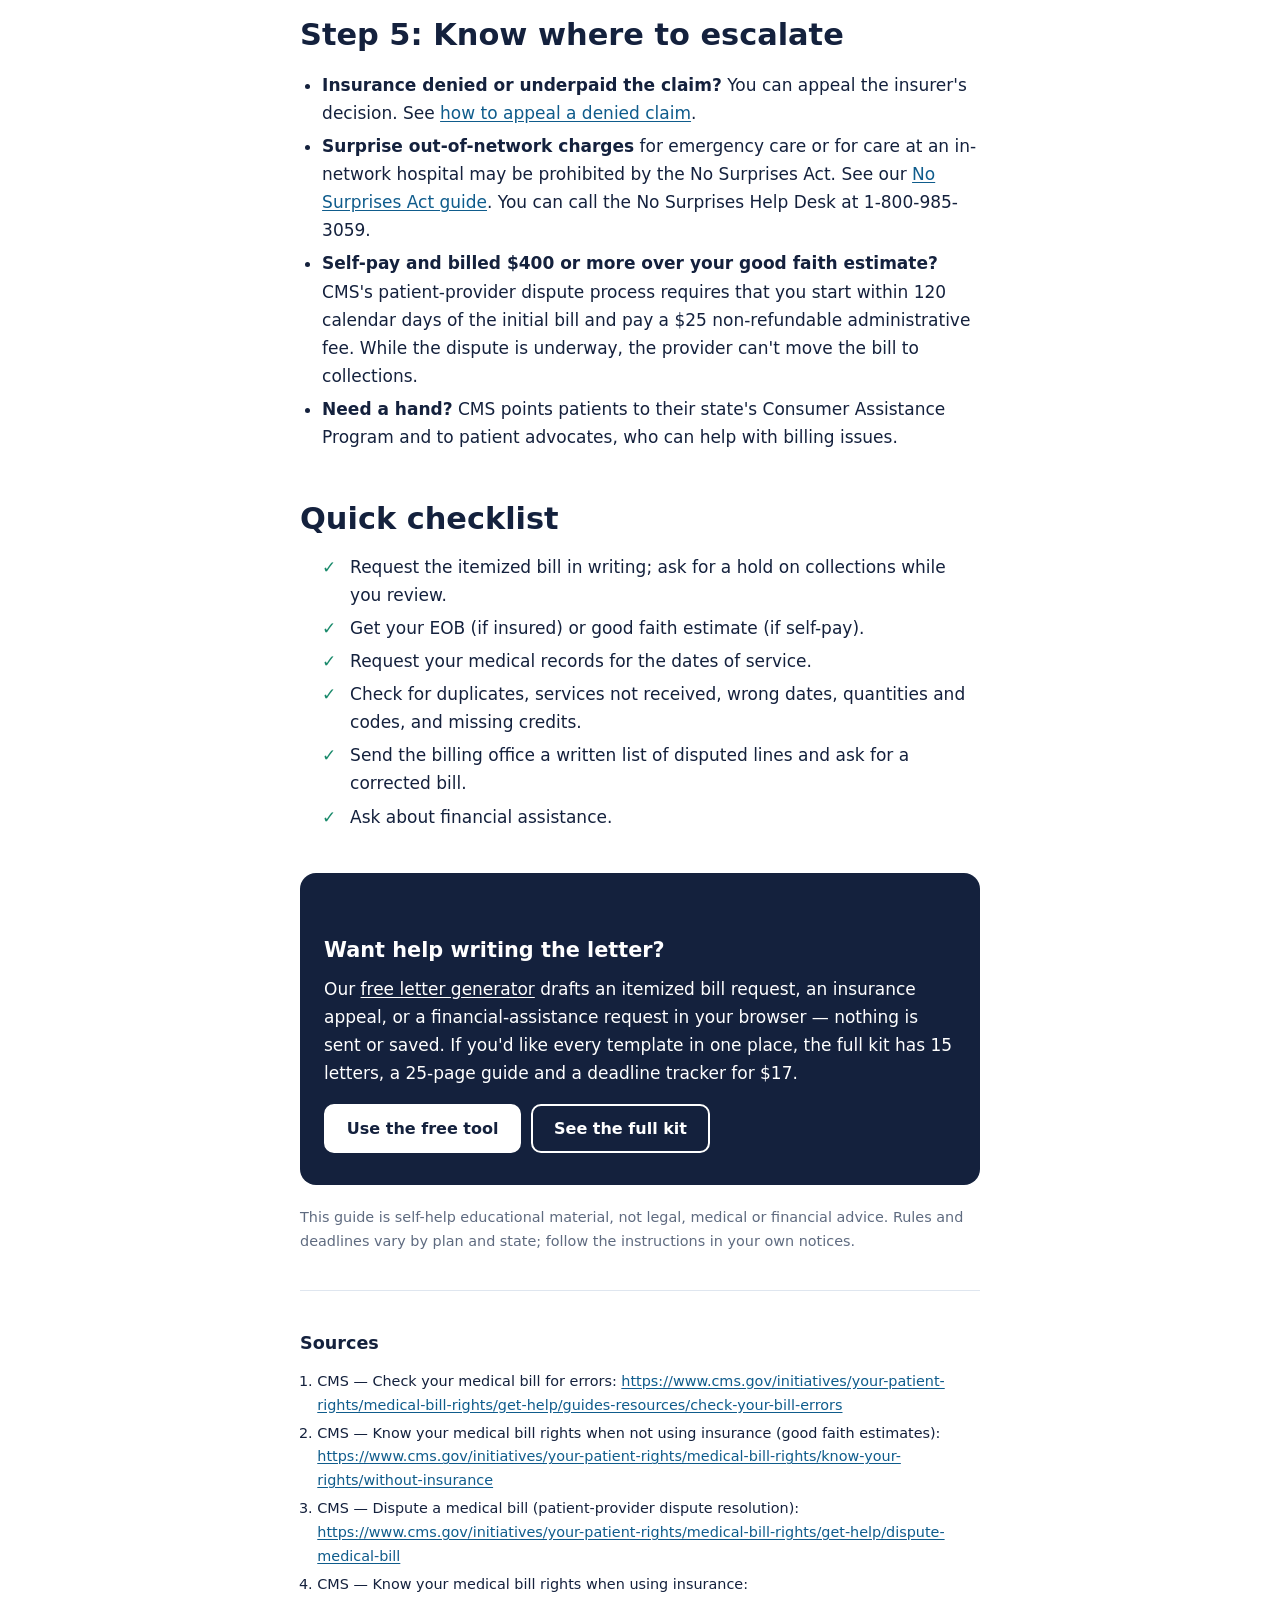
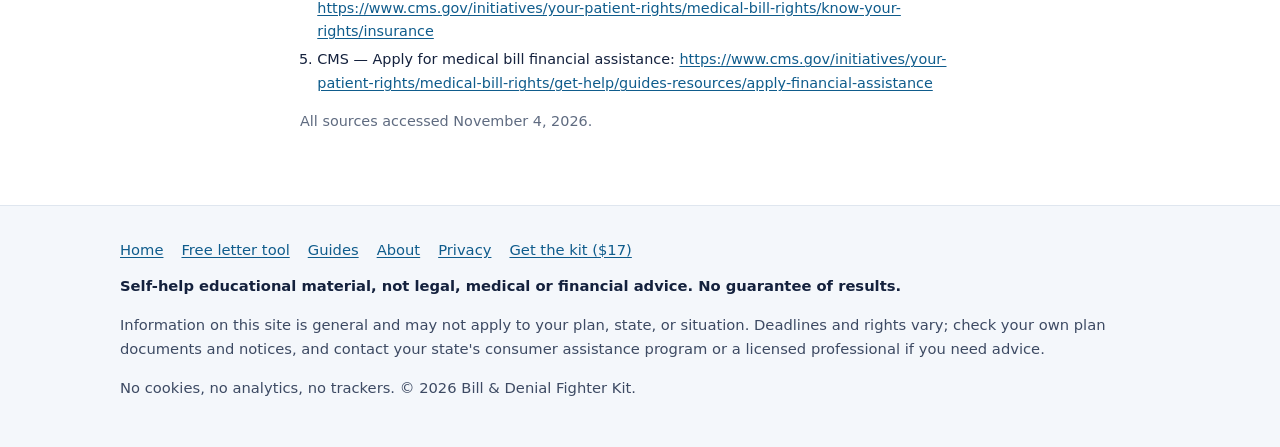
<file: articles/itemized-hospital-bill-errors.html>
<!doctype html>
<html lang="en">
<head>
<meta charset="utf-8">
<meta name="viewport" content="width=device-width, initial-scale=1">
<title>How to Ask for an Itemized Hospital Bill and Find Errors</title>
<meta name="description" content="How to request an itemized hospital bill, compare it with your EOB and medical records, spot duplicate or wrong charges, and get errors corrected.">
<link rel="canonical" href="https://pankajsaini5884.github.io/medical-bill-help/articles/itemized-hospital-bill-errors.html">
<meta name="robots" content="index, follow">
<meta name="referrer" content="no-referrer">
<meta name="theme-color" content="#0f5c8c">
<meta property="og:site_name" content="Bill &amp; Denial Fighter Kit">
<meta property="og:type" content="article">
<meta property="og:title" content="How to Ask for an Itemized Hospital Bill and Find Errors">
<meta property="og:description" content="How to request an itemized hospital bill, compare it with your EOB and medical records, spot duplicate or wrong charges, and get errors corrected.">
<meta property="og:url" content="https://pankajsaini5884.github.io/medical-bill-help/articles/itemized-hospital-bill-errors.html">
<meta property="og:image" content="https://pankajsaini5884.github.io/medical-bill-help/assets/og-image.png">
<meta property="og:image:width" content="1200">
<meta property="og:image:height" content="630">
<meta property="og:image:alt" content="Fight a wrong medical bill or a denied insurance claim, step by step: Medical Bill &amp; Insurance Denial Fighter Kit">
<meta property="og:locale" content="en_US">
<meta name="twitter:card" content="summary_large_image">
<meta name="twitter:image" content="https://pankajsaini5884.github.io/medical-bill-help/assets/og-image.png">
<meta name="twitter:title" content="How to Ask for an Itemized Hospital Bill and Find Errors">
<meta name="twitter:description" content="How to request an itemized hospital bill, compare it with your EOB and medical records, spot duplicate or wrong charges, and get errors corrected.">
<link rel="icon" href="../favicon.svg" type="image/svg+xml">
<link rel="stylesheet" href="../assets/style.css">
<script type="application/ld+json">{"@context": "https://schema.org", "@type": "Article", "headline": "How to ask for an itemized hospital bill and find errors", "description": "How to request an itemized hospital bill, compare it with your EOB and medical records, spot duplicate or wrong charges, and get errors corrected.", "dateModified": "2026-11-04", "datePublished": "2026-11-04", "mainEntityOfPage": "https://pankajsaini5884.github.io/medical-bill-help/articles/itemized-hospital-bill-errors.html", "citation": ["https://www.cms.gov/initiatives/your-patient-rights/medical-bill-rights/get-help/guides-resources/check-your-bill-errors", "https://www.cms.gov/initiatives/your-patient-rights/medical-bill-rights/know-your-rights/without-insurance", "https://www.cms.gov/initiatives/your-patient-rights/medical-bill-rights/get-help/dispute-medical-bill", "https://www.cms.gov/initiatives/your-patient-rights/medical-bill-rights/know-your-rights/insurance", "https://www.cms.gov/initiatives/your-patient-rights/medical-bill-rights/get-help/guides-resources/apply-financial-assistance"], "image": [{"@type": "ImageObject", "url": "https://pankajsaini5884.github.io/medical-bill-help/assets/og-image.png", "width": 1200, "height": 630}], "author": {"@type": "Organization", "name": "Bill & Denial Fighter Kit", "url": "https://pankajsaini5884.github.io/medical-bill-help/about.html"}, "publisher": {"@type": "Organization", "name": "Bill & Denial Fighter Kit", "url": "https://pankajsaini5884.github.io/medical-bill-help/", "logo": {"@type": "ImageObject", "url": "https://pankajsaini5884.github.io/medical-bill-help/assets/logo.png", "width": 512, "height": 512}}}</script>
</head>
<body>
<a class="skip" href="#main">Skip to content</a>
<header class="site-head"><div class="wrap">
<a class="brand" href="../index.html"><svg viewBox="0 0 64 64" aria-hidden="true"><path d="M32 4 8 13v17c0 15 10.3 26.4 24 30 13.7-3.6 24-15 24-30V13L32 4z" fill="#0f5c8c"/><path d="M21 33.5l7.5 7.5L44 25.5" fill="none" stroke="#fff" stroke-width="6" stroke-linecap="round" stroke-linejoin="round"/></svg><span>Bill &amp; Denial Fighter Kit</span></a>
<nav class="nav" aria-label="Main"><a href="../index.html">Home</a><a href="../tool.html">Free letter tool</a><a href="../articles/index.html" aria-current="page">Guides</a><a href="../about.html">About</a><a class="btn sm" href="https://calmmindplanco.gumroad.com/l/medical-bill-fighter">Get the kit</a></nav>
</div></header>
<main id="main">

<article class="article"><div class="wrap read">
<p class="crumbs"><a href="../index.html">Home</a> / <a href="index.html">Guides</a></p>
<h1>How to ask for an itemized hospital bill and find errors</h1>
<p class="meta">Updated November 4, 2026 &middot; Facts checked against the official sources listed at the end.</p>
<p class="lead" style="font-size:1.1rem">The first bill most hospitals send is a summary: a few lines and a total. You cannot check a total. Before you pay a large medical bill, ask for the itemized version and go through it line by line. Here is how.</p>

<h2>Summary bill vs. itemized bill</h2>
<p>A summary statement groups charges into broad categories such as &ldquo;pharmacy,&rdquo; &ldquo;lab,&rdquo; or &ldquo;supplies.&rdquo; An itemized bill lists each item or service separately, usually with the date, a description, a billing code, the quantity, and the charge. CMS's patient guidance on checking a bill for errors starts with exactly this step: ask your provider's billing department for a detailed bill that lists the cost of each medical item or service you are being billed for.</p>

<h2>Step 1: Request the itemized bill in writing</h2>
<p>You can call the billing number on the statement, but a short letter or patient-portal message creates a record. Ask for:</p>
<ul>
  <li>Every charge, with the date of service and a plain-language description.</li>
  <li>The billing code for each line (CPT, HCPCS, or revenue code) and the quantity.</li>
  <li>All payments, insurance adjustments and discounts applied to the account.</li>
  <li>Whether insurance was billed, when, and which insurer.</li>
</ul>
<p>It is reasonable to ask the billing office to hold the account and not send it to collections while you review. They may or may not agree, so note who you spoke to and what they said. Our <a href="../tool.html?letter=itemized">free letter tool</a> writes this request for you.</p>

<h2>Step 2: Gather what you need to compare</h2>
<p>CMS suggests checking the bill against two other documents:</p>
<ul>
  <li><strong>Your Explanation of Benefits (EOB)</strong>, if you used insurance. Your insurer sends this after it processes a claim. CMS advises making sure the &ldquo;your share&rdquo; amount on the EOB matches what the bill says you owe. If the bill asks for more than the EOB says is your responsibility, ask the provider why before you pay.</li>
  <li><strong>Your medical records.</strong> CMS's rule of thumb: you should not get a bill for anything that isn't documented in your records. Some providers charge a fee for records, so ask about it first.</li>
</ul>
<p>If you were uninsured or chose not to use insurance, also find your <strong>good faith estimate</strong>. Under the No Surprises Act, providers usually must give self-pay patients an estimate when care is scheduled at least 3 business days ahead or when the patient asks. If a provider's bill is at least $400 more than its estimate, you may be able to dispute it through a federal process (see below).</p>

<h2>Step 3: Go through the bill line by line</h2>
<p>Use a highlighter and look for these common problems:</p>
<h3>Duplicate charges</h3>
<p>The same service, test, or supply listed twice on the same date. CMS notes that double billing is especially common when you got care from more than one provider, so compare the hospital bill against any separate bills from doctors, labs, or imaging groups.</p>
<h3>Services you didn't receive</h3>
<p>A test that was ordered and then cancelled, a medication you refused, or a procedure that did not happen. Check against your records and your own memory of the visit.</p>
<h3>Wrong dates or quantities</h3>
<p>Charges dated after you were discharged, an extra room day, or a quantity that looks too high (for example, a medication billed ten times when you took it twice).</p>
<h3>Codes that don't match the care</h3>
<p>CMS suggests searching each billing code with the words &ldquo;medical billing code&rdquo; and reading the description. If the description doesn't match what happened &mdash; for example, a code for a longer or more complex visit than you had &mdash; ask the billing department to explain or correct it.</p>
<h3>Insurance problems</h3>
<p>A claim that was never sent to your insurer, sent to the wrong insurer, or sent with your name or member ID wrong. These often explain a surprisingly large balance and can usually be fixed by resubmitting the claim.</p>
<h3>Payments not credited</h3>
<p>Make sure any copay or deposit you paid at the visit appears as a credit.</p>

<h2>Step 4: Raise the errors with the billing department</h2>
<p>Call or write to the billing office with a list of the specific lines you are questioning: the date, description, code and amount, and why you believe each is wrong. Ask them to correct the bill and send you a revised itemized statement. If your insurer is involved, CMS notes the insurance company may be able to fix billing errors directly with your provider, so contact them too.</p>
<p>Keep it factual and polite. Write down the date, the name of the person you spoke with, and what they agreed to do. If you send a letter, keep a copy.</p>
<div class="ok-note">Ask about the hospital's financial assistance policy at the same time. Nonprofit hospitals must have one, and even if your bill is correct, you may qualify for a discount or free care. See our guide to <a href="hospital-charity-care-financial-assistance.html">hospital charity care</a>.</div>

<h2>Step 5: Know where to escalate</h2>
<ul>
  <li><strong>Insurance denied or underpaid the claim?</strong> You can appeal the insurer's decision. See <a href="appeal-denied-health-insurance-claim.html">how to appeal a denied claim</a>.</li>
  <li><strong>Surprise out-of-network charges</strong> for emergency care or for care at an in-network hospital may be prohibited by the No Surprises Act. See our <a href="no-surprises-act-surprise-billing.html">No Surprises Act guide</a>. You can call the No Surprises Help Desk at 1-800-985-3059.</li>
  <li><strong>Self-pay and billed $400 or more over your good faith estimate?</strong> CMS's patient-provider dispute process requires that you start within 120 calendar days of the initial bill and pay a $25 non-refundable administrative fee. While the dispute is underway, the provider can't move the bill to collections.</li>
  <li><strong>Need a hand?</strong> CMS points patients to their state's Consumer Assistance Program and to patient advocates, who can help with billing issues.</li>
</ul>

<h2>Quick checklist</h2>
<ul class="checks">
  <li>Request the itemized bill in writing; ask for a hold on collections while you review.</li>
  <li>Get your EOB (if insured) or good faith estimate (if self-pay).</li>
  <li>Request your medical records for the dates of service.</li>
  <li>Check for duplicates, services not received, wrong dates, quantities and codes, and missing credits.</li>
  <li>Send the billing office a written list of disputed lines and ask for a corrected bill.</li>
  <li>Ask about financial assistance.</li>
</ul>

<div class="cta-box" style="margin-top:2.5em;text-align:left">
  <h2 style="font-size:1.3rem">Want help writing the letter?</h2>
  <p>Our <a href="../tool.html?letter=itemized" style="color:#fff">free letter generator</a> drafts an itemized bill request, an insurance appeal, or a financial-assistance request in your browser &mdash; nothing is sent or saved. If you'd like every template in one place, the full kit has 15 letters, a 25-page guide and a deadline tracker for $17.</p>
  <div class="btn-row"><a class="btn" href="../tool.html?letter=itemized">Use the free tool</a><a class="btn" style="background:transparent;color:#fff;border-color:#fff" href="https://calmmindplanco.gumroad.com/l/medical-bill-fighter">See the full kit</a></div>
</div>
<p class="small" style="margin-top:1.5em">This guide is self-help educational material, not legal, medical or financial advice. Rules and deadlines vary by plan and state; follow the instructions in your own notices.</p>
<div class="sources"><h2 style="font-size:1.1rem">Sources</h2><ol><li>CMS — Check your medical bill for errors: <a href="https://www.cms.gov/initiatives/your-patient-rights/medical-bill-rights/get-help/guides-resources/check-your-bill-errors" rel="noopener">https://www.cms.gov/initiatives/your-patient-rights/medical-bill-rights/get-help/guides-resources/check-your-bill-errors</a></li><li>CMS — Know your medical bill rights when not using insurance (good faith estimates): <a href="https://www.cms.gov/initiatives/your-patient-rights/medical-bill-rights/know-your-rights/without-insurance" rel="noopener">https://www.cms.gov/initiatives/your-patient-rights/medical-bill-rights/know-your-rights/without-insurance</a></li><li>CMS — Dispute a medical bill (patient-provider dispute resolution): <a href="https://www.cms.gov/initiatives/your-patient-rights/medical-bill-rights/get-help/dispute-medical-bill" rel="noopener">https://www.cms.gov/initiatives/your-patient-rights/medical-bill-rights/get-help/dispute-medical-bill</a></li><li>CMS — Know your medical bill rights when using insurance: <a href="https://www.cms.gov/initiatives/your-patient-rights/medical-bill-rights/know-your-rights/insurance" rel="noopener">https://www.cms.gov/initiatives/your-patient-rights/medical-bill-rights/know-your-rights/insurance</a></li><li>CMS — Apply for medical bill financial assistance: <a href="https://www.cms.gov/initiatives/your-patient-rights/medical-bill-rights/get-help/guides-resources/apply-financial-assistance" rel="noopener">https://www.cms.gov/initiatives/your-patient-rights/medical-bill-rights/get-help/guides-resources/apply-financial-assistance</a></li></ol>
<p class="small">All sources accessed November 4, 2026.</p></div>
</div></article>

</main>
<footer class="site-foot"><div class="wrap">
<nav aria-label="Footer"><a href="../index.html">Home</a><a href="../tool.html">Free letter tool</a><a href="../articles/index.html">Guides</a><a href="../about.html">About</a><a href="../privacy.html">Privacy</a><a href="https://calmmindplanco.gumroad.com/l/medical-bill-fighter">Get the kit ($17)</a></nav>
<p class="disclaimer">Self-help educational material, not legal, medical or financial advice. No guarantee of results.</p>
<p>Information on this site is general and may not apply to your plan, state, or situation. Deadlines and rights vary; check your own plan documents and notices, and contact your state's consumer assistance program or a licensed professional if you need advice.</p>
<p>No cookies, no analytics, no trackers. &copy; <span>2026</span> Bill &amp; Denial Fighter Kit.</p>
</div></footer>

</body>
</html>
</file>
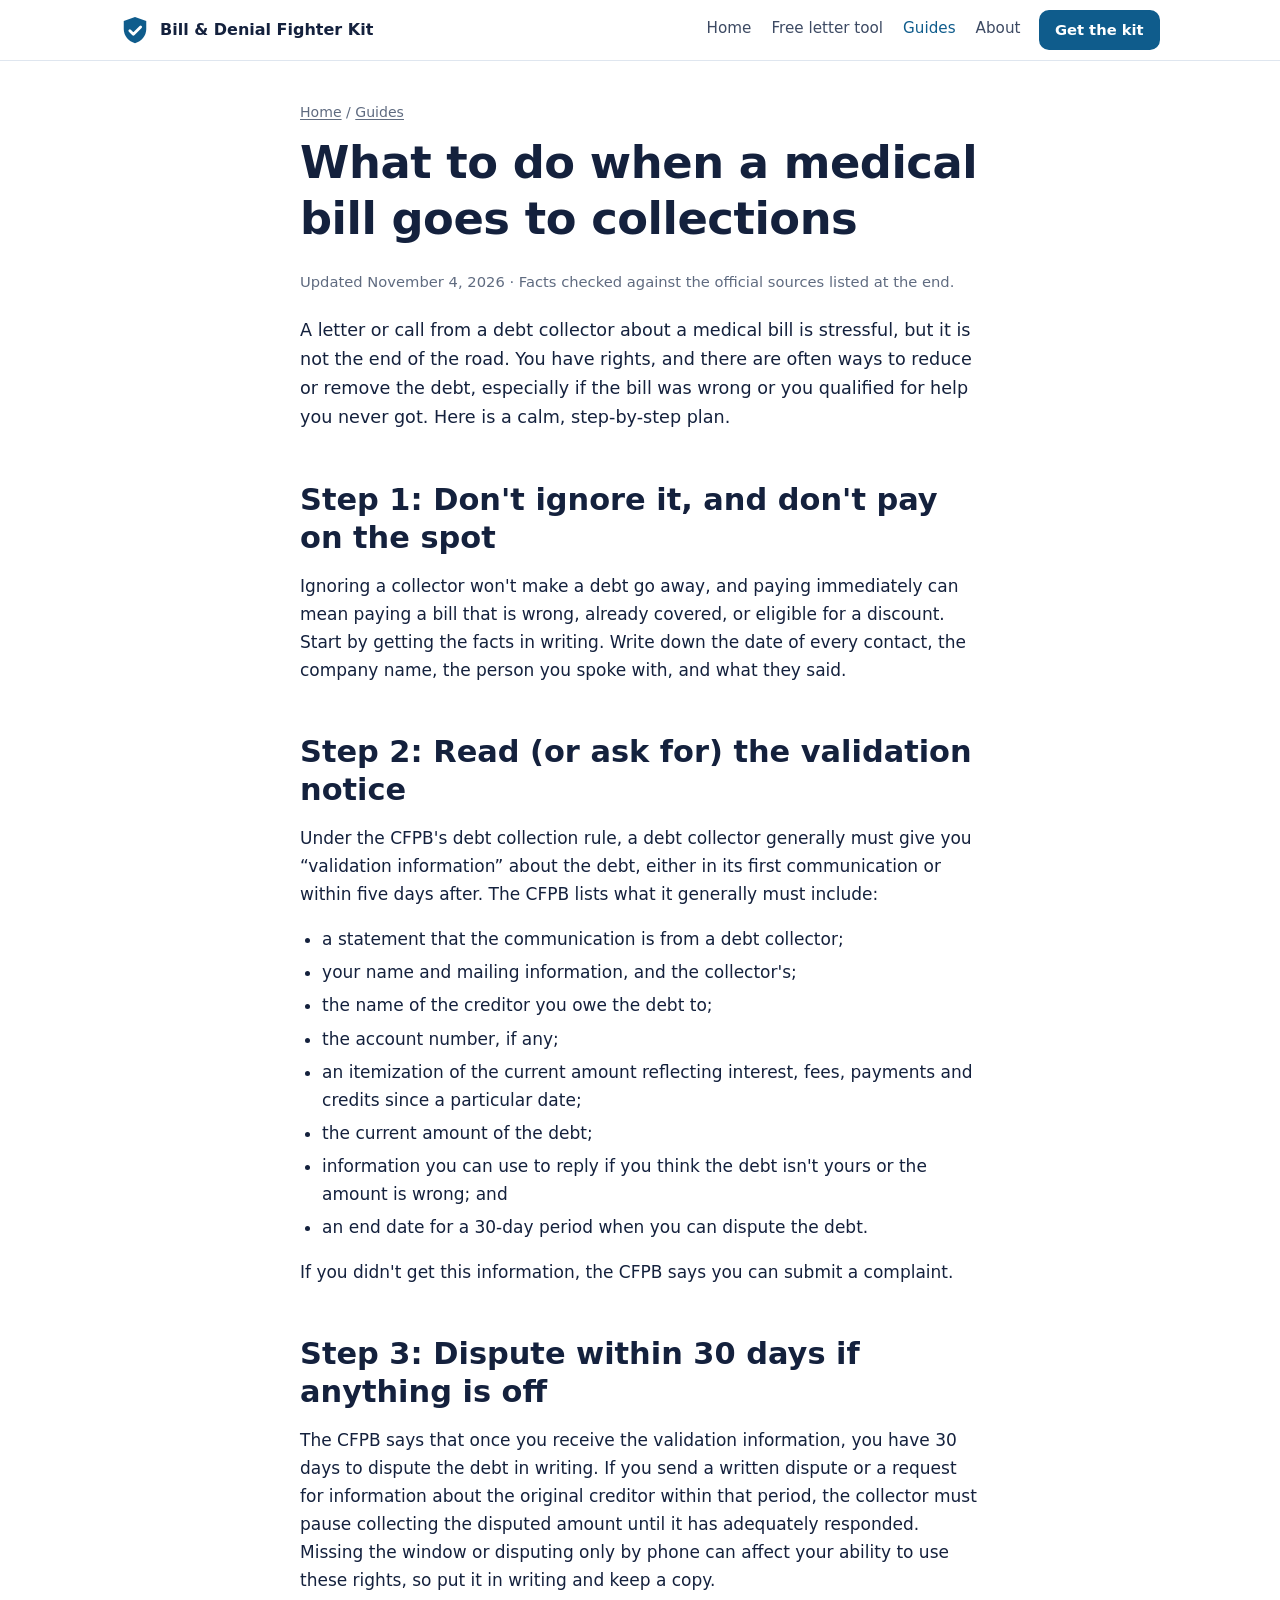
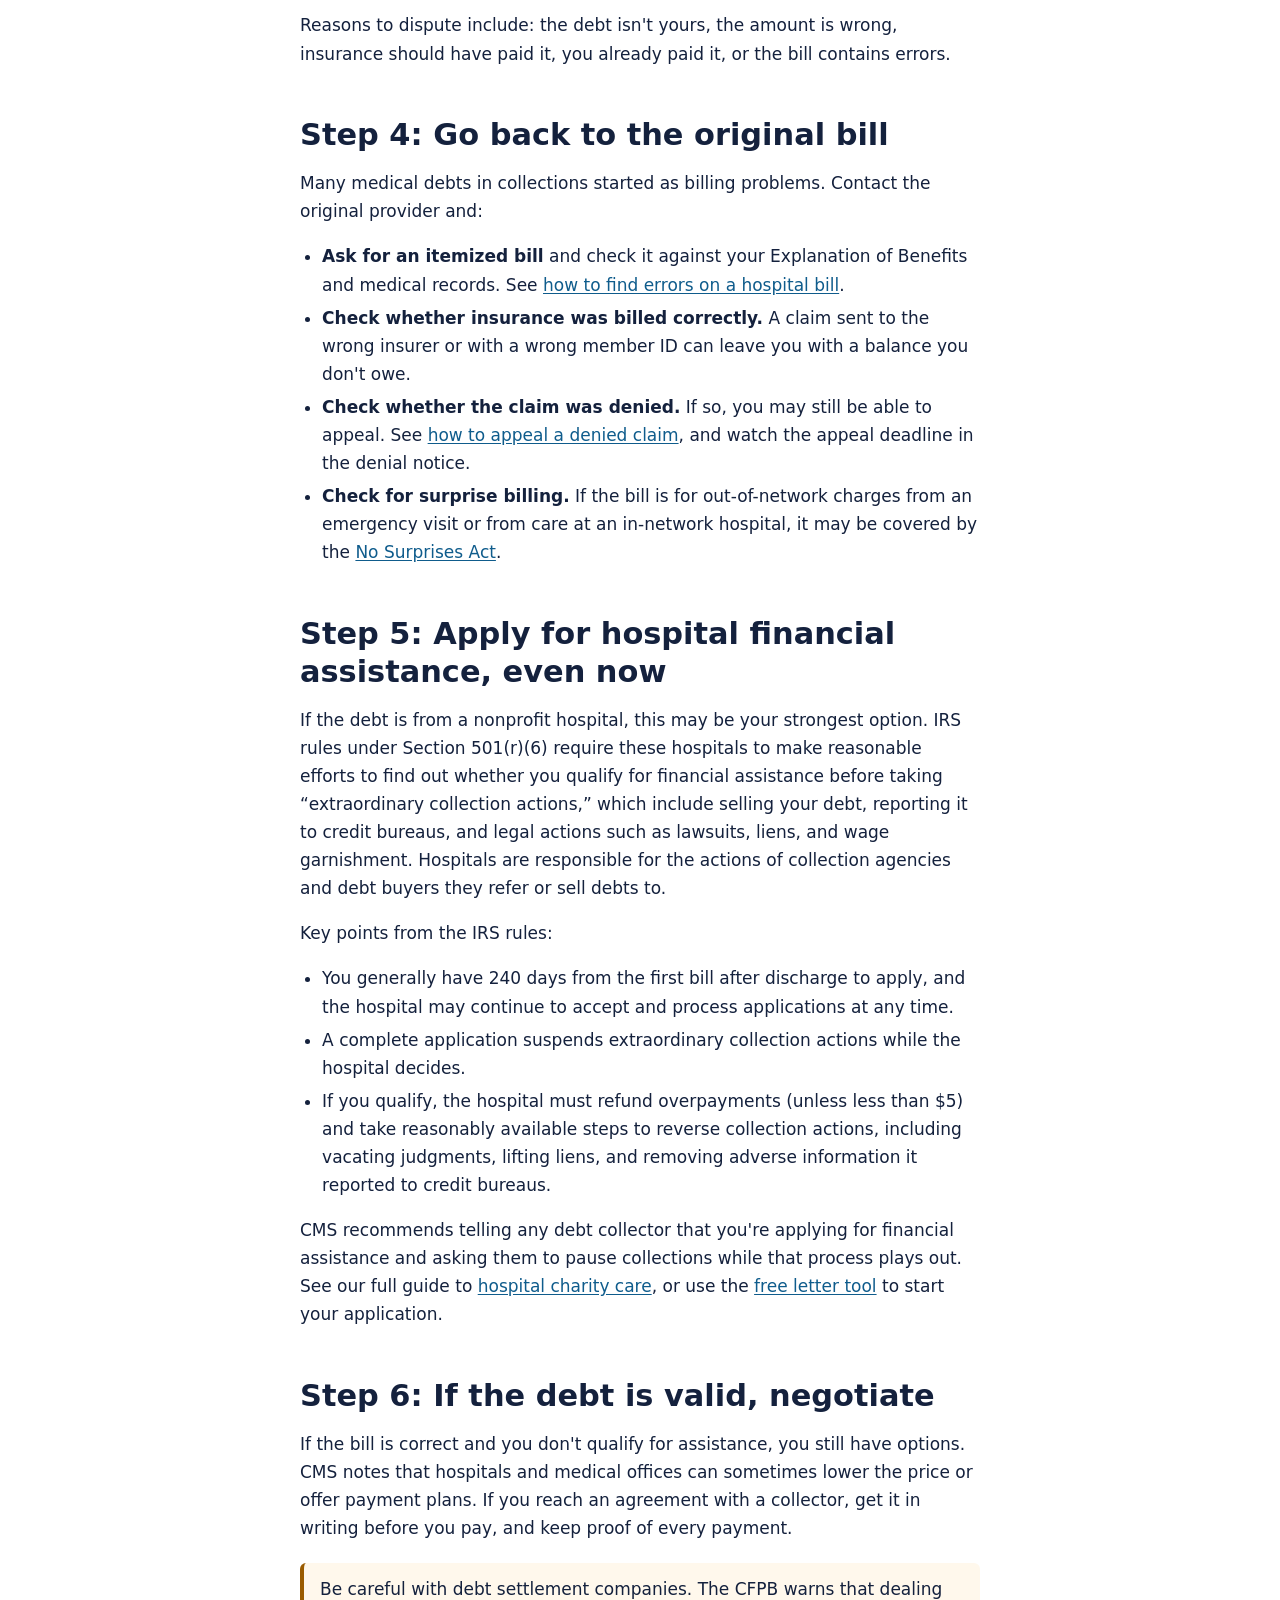
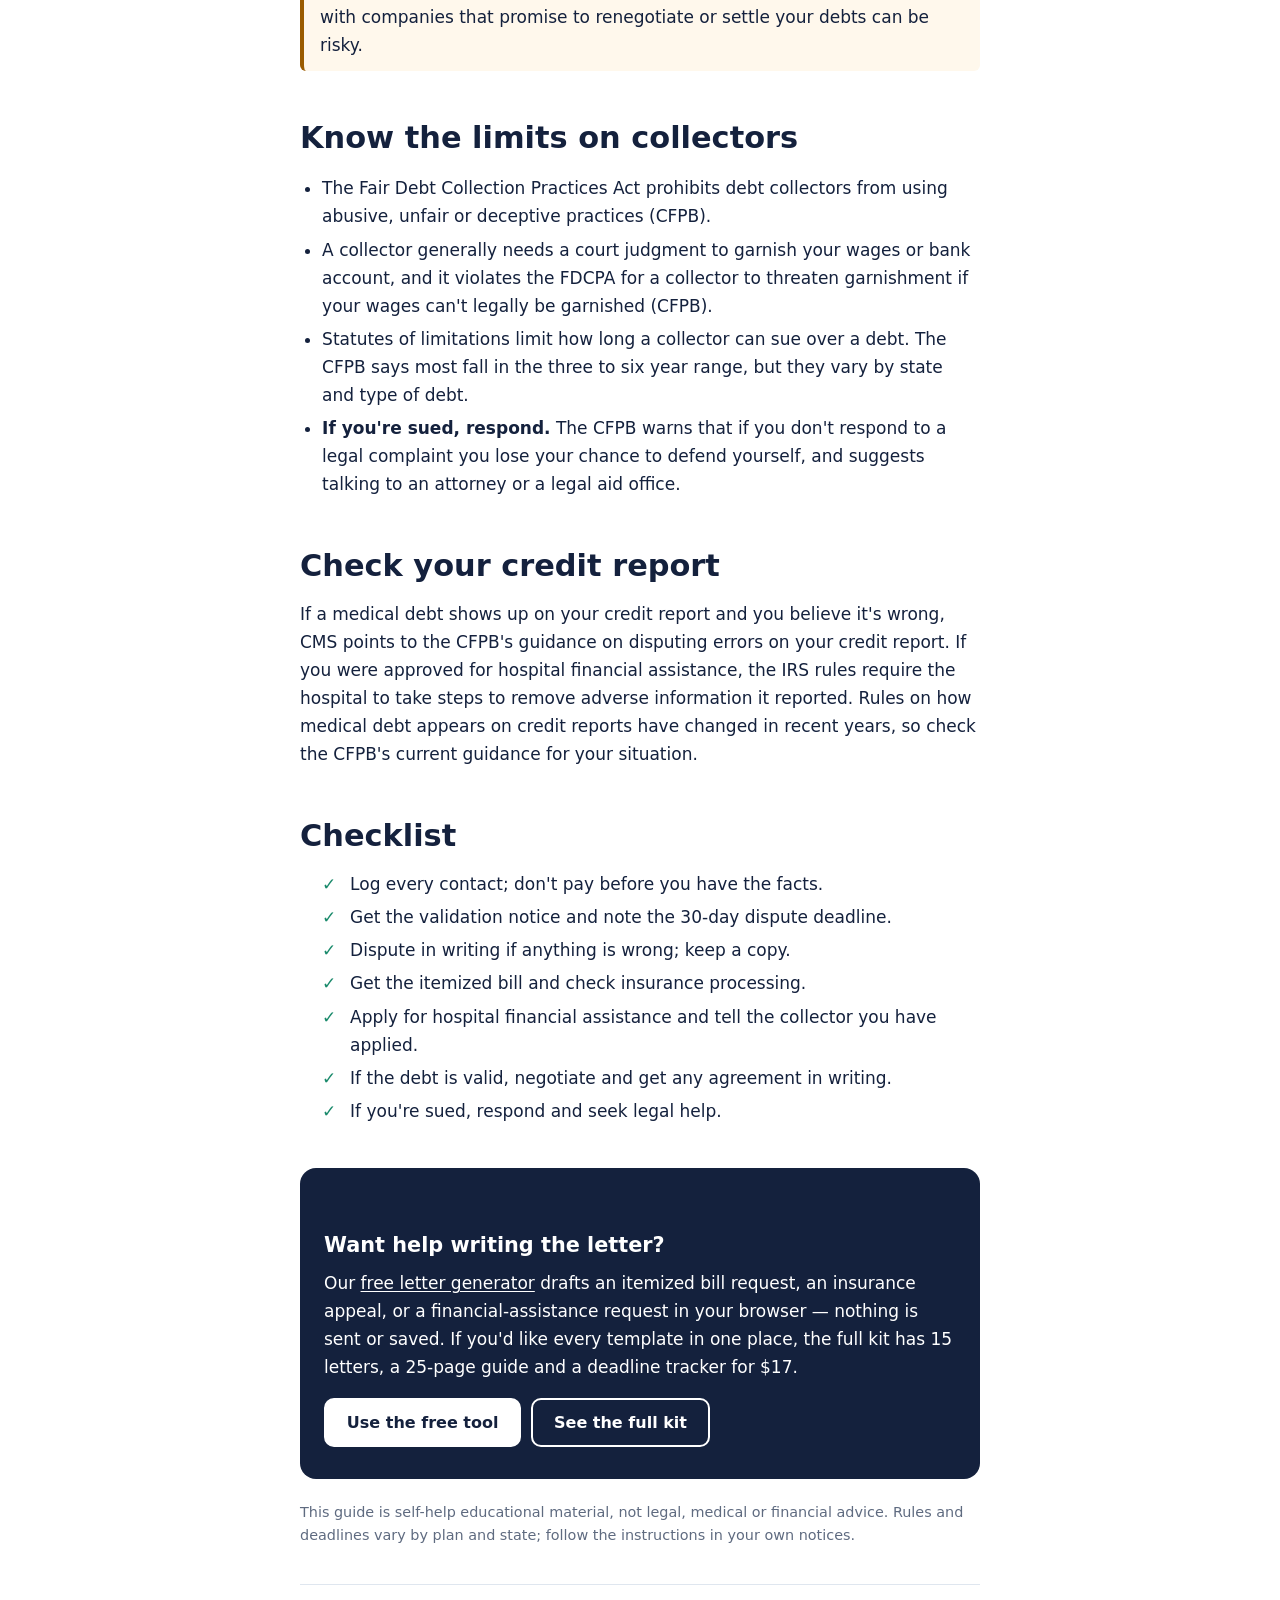
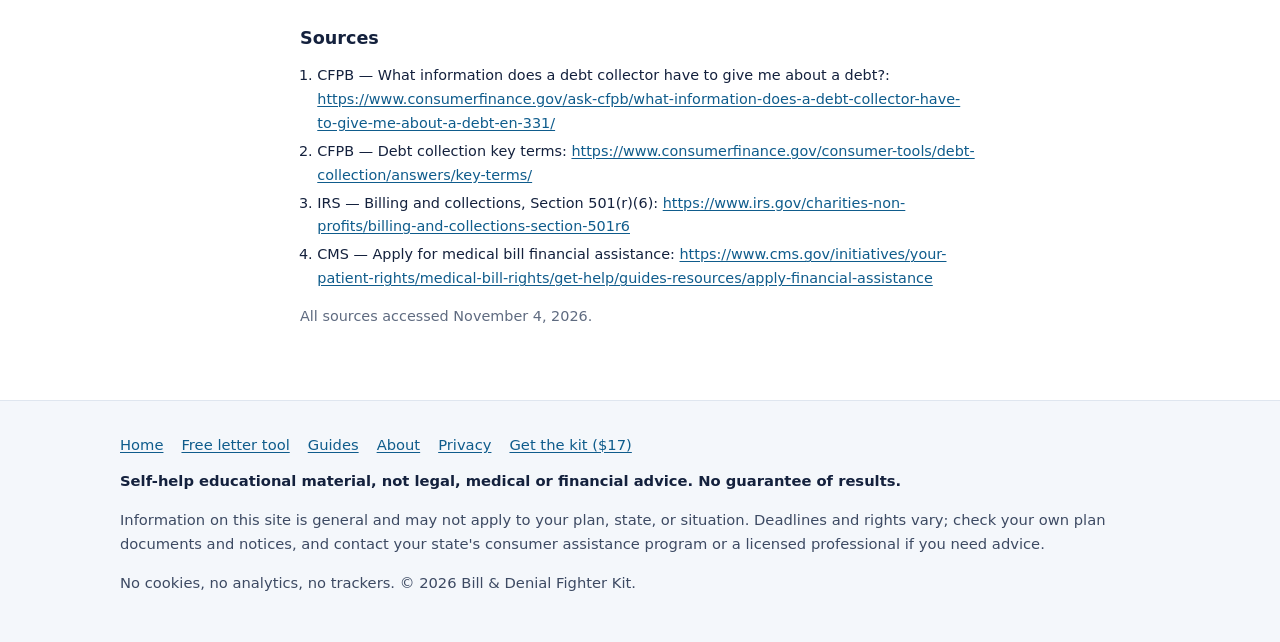
<file: articles/medical-bill-in-collections.html>
<!doctype html>
<html lang="en">
<head>
<meta charset="utf-8">
<meta name="viewport" content="width=device-width, initial-scale=1">
<title>What to Do When a Medical Bill Goes to Collections</title>
<meta name="description" content="A calm, step-by-step plan for a medical bill in collections: debt validation and the 30-day dispute window, checking for errors, financial assistance, and your options.">
<link rel="canonical" href="https://pankajsaini5884.github.io/medical-bill-help/articles/medical-bill-in-collections.html">
<meta name="robots" content="index, follow">
<meta name="referrer" content="no-referrer">
<meta name="theme-color" content="#0f5c8c">
<meta property="og:site_name" content="Bill &amp; Denial Fighter Kit">
<meta property="og:type" content="article">
<meta property="og:title" content="What to Do When a Medical Bill Goes to Collections">
<meta property="og:description" content="A calm, step-by-step plan for a medical bill in collections: debt validation and the 30-day dispute window, checking for errors, financial assistance, and your options.">
<meta property="og:url" content="https://pankajsaini5884.github.io/medical-bill-help/articles/medical-bill-in-collections.html">
<meta property="og:image" content="https://pankajsaini5884.github.io/medical-bill-help/assets/og-image.png">
<meta property="og:image:width" content="1200">
<meta property="og:image:height" content="630">
<meta property="og:image:alt" content="Fight a wrong medical bill or a denied insurance claim, step by step: Medical Bill &amp; Insurance Denial Fighter Kit">
<meta property="og:locale" content="en_US">
<meta name="twitter:card" content="summary_large_image">
<meta name="twitter:image" content="https://pankajsaini5884.github.io/medical-bill-help/assets/og-image.png">
<meta name="twitter:title" content="What to Do When a Medical Bill Goes to Collections">
<meta name="twitter:description" content="A calm, step-by-step plan for a medical bill in collections: debt validation and the 30-day dispute window, checking for errors, financial assistance, and your options.">
<link rel="icon" href="../favicon.svg" type="image/svg+xml">
<link rel="stylesheet" href="../assets/style.css">
<script type="application/ld+json">{"@context": "https://schema.org", "@type": "Article", "headline": "What to do when a medical bill goes to collections", "description": "A calm, step-by-step plan for a medical bill in collections: debt validation and the 30-day dispute window, checking for errors, financial assistance, and your options.", "dateModified": "2026-11-04", "datePublished": "2026-11-04", "mainEntityOfPage": "https://pankajsaini5884.github.io/medical-bill-help/articles/medical-bill-in-collections.html", "citation": ["https://www.consumerfinance.gov/ask-cfpb/what-information-does-a-debt-collector-have-to-give-me-about-a-debt-en-331/", "https://www.consumerfinance.gov/consumer-tools/debt-collection/answers/key-terms/", "https://www.irs.gov/charities-non-profits/billing-and-collections-section-501r6", "https://www.cms.gov/initiatives/your-patient-rights/medical-bill-rights/get-help/guides-resources/apply-financial-assistance"], "image": [{"@type": "ImageObject", "url": "https://pankajsaini5884.github.io/medical-bill-help/assets/og-image.png", "width": 1200, "height": 630}], "author": {"@type": "Organization", "name": "Bill & Denial Fighter Kit", "url": "https://pankajsaini5884.github.io/medical-bill-help/about.html"}, "publisher": {"@type": "Organization", "name": "Bill & Denial Fighter Kit", "url": "https://pankajsaini5884.github.io/medical-bill-help/", "logo": {"@type": "ImageObject", "url": "https://pankajsaini5884.github.io/medical-bill-help/assets/logo.png", "width": 512, "height": 512}}}</script>
</head>
<body>
<a class="skip" href="#main">Skip to content</a>
<header class="site-head"><div class="wrap">
<a class="brand" href="../index.html"><svg viewBox="0 0 64 64" aria-hidden="true"><path d="M32 4 8 13v17c0 15 10.3 26.4 24 30 13.7-3.6 24-15 24-30V13L32 4z" fill="#0f5c8c"/><path d="M21 33.5l7.5 7.5L44 25.5" fill="none" stroke="#fff" stroke-width="6" stroke-linecap="round" stroke-linejoin="round"/></svg><span>Bill &amp; Denial Fighter Kit</span></a>
<nav class="nav" aria-label="Main"><a href="../index.html">Home</a><a href="../tool.html">Free letter tool</a><a href="../articles/index.html" aria-current="page">Guides</a><a href="../about.html">About</a><a class="btn sm" href="https://calmmindplanco.gumroad.com/l/medical-bill-fighter">Get the kit</a></nav>
</div></header>
<main id="main">

<article class="article"><div class="wrap read">
<p class="crumbs"><a href="../index.html">Home</a> / <a href="index.html">Guides</a></p>
<h1>What to do when a medical bill goes to collections</h1>
<p class="meta">Updated November 4, 2026 &middot; Facts checked against the official sources listed at the end.</p>
<p class="lead" style="font-size:1.1rem">A letter or call from a debt collector about a medical bill is stressful, but it is not the end of the road. You have rights, and there are often ways to reduce or remove the debt, especially if the bill was wrong or you qualified for help you never got. Here is a calm, step-by-step plan.</p>

<h2>Step 1: Don't ignore it, and don't pay on the spot</h2>
<p>Ignoring a collector won't make a debt go away, and paying immediately can mean paying a bill that is wrong, already covered, or eligible for a discount. Start by getting the facts in writing. Write down the date of every contact, the company name, the person you spoke with, and what they said.</p>

<h2>Step 2: Read (or ask for) the validation notice</h2>
<p>Under the CFPB's debt collection rule, a debt collector generally must give you &ldquo;validation information&rdquo; about the debt, either in its first communication or within five days after. The CFPB lists what it generally must include:</p>
<ul>
  <li>a statement that the communication is from a debt collector;</li>
  <li>your name and mailing information, and the collector's;</li>
  <li>the name of the creditor you owe the debt to;</li>
  <li>the account number, if any;</li>
  <li>an itemization of the current amount reflecting interest, fees, payments and credits since a particular date;</li>
  <li>the current amount of the debt;</li>
  <li>information you can use to reply if you think the debt isn't yours or the amount is wrong; and</li>
  <li>an end date for a 30-day period when you can dispute the debt.</li>
</ul>
<p>If you didn't get this information, the CFPB says you can submit a complaint.</p>

<h2>Step 3: Dispute within 30 days if anything is off</h2>
<p>The CFPB says that once you receive the validation information, you have 30 days to dispute the debt in writing. If you send a written dispute or a request for information about the original creditor within that period, the collector must pause collecting the disputed amount until it has adequately responded. Missing the window or disputing only by phone can affect your ability to use these rights, so put it in writing and keep a copy.</p>
<p>Reasons to dispute include: the debt isn't yours, the amount is wrong, insurance should have paid it, you already paid it, or the bill contains errors.</p>

<h2>Step 4: Go back to the original bill</h2>
<p>Many medical debts in collections started as billing problems. Contact the original provider and:</p>
<ul>
  <li><strong>Ask for an itemized bill</strong> and check it against your Explanation of Benefits and medical records. See <a href="itemized-hospital-bill-errors.html">how to find errors on a hospital bill</a>.</li>
  <li><strong>Check whether insurance was billed correctly.</strong> A claim sent to the wrong insurer or with a wrong member ID can leave you with a balance you don't owe.</li>
  <li><strong>Check whether the claim was denied.</strong> If so, you may still be able to appeal. See <a href="appeal-denied-health-insurance-claim.html">how to appeal a denied claim</a>, and watch the appeal deadline in the denial notice.</li>
  <li><strong>Check for surprise billing.</strong> If the bill is for out-of-network charges from an emergency visit or from care at an in-network hospital, it may be covered by the <a href="no-surprises-act-surprise-billing.html">No Surprises Act</a>.</li>
</ul>

<h2>Step 5: Apply for hospital financial assistance, even now</h2>
<p>If the debt is from a nonprofit hospital, this may be your strongest option. IRS rules under Section 501(r)(6) require these hospitals to make reasonable efforts to find out whether you qualify for financial assistance before taking &ldquo;extraordinary collection actions,&rdquo; which include selling your debt, reporting it to credit bureaus, and legal actions such as lawsuits, liens, and wage garnishment. Hospitals are responsible for the actions of collection agencies and debt buyers they refer or sell debts to.</p>
<p>Key points from the IRS rules:</p>
<ul>
  <li>You generally have 240 days from the first bill after discharge to apply, and the hospital may continue to accept and process applications at any time.</li>
  <li>A complete application suspends extraordinary collection actions while the hospital decides.</li>
  <li>If you qualify, the hospital must refund overpayments (unless less than $5) and take reasonably available steps to reverse collection actions, including vacating judgments, lifting liens, and removing adverse information it reported to credit bureaus.</li>
</ul>
<p>CMS recommends telling any debt collector that you're applying for financial assistance and asking them to pause collections while that process plays out. See our full guide to <a href="hospital-charity-care-financial-assistance.html">hospital charity care</a>, or use the <a href="../tool.html?letter=assistance">free letter tool</a> to start your application.</p>

<h2>Step 6: If the debt is valid, negotiate</h2>
<p>If the bill is correct and you don't qualify for assistance, you still have options. CMS notes that hospitals and medical offices can sometimes lower the price or offer payment plans. If you reach an agreement with a collector, get it in writing before you pay, and keep proof of every payment.</p>
<div class="note">Be careful with debt settlement companies. The CFPB warns that dealing with companies that promise to renegotiate or settle your debts can be risky.</div>

<h2>Know the limits on collectors</h2>
<ul>
  <li>The Fair Debt Collection Practices Act prohibits debt collectors from using abusive, unfair or deceptive practices (CFPB).</li>
  <li>A collector generally needs a court judgment to garnish your wages or bank account, and it violates the FDCPA for a collector to threaten garnishment if your wages can't legally be garnished (CFPB).</li>
  <li>Statutes of limitations limit how long a collector can sue over a debt. The CFPB says most fall in the three to six year range, but they vary by state and type of debt.</li>
  <li><strong>If you're sued, respond.</strong> The CFPB warns that if you don't respond to a legal complaint you lose your chance to defend yourself, and suggests talking to an attorney or a legal aid office.</li>
</ul>

<h2>Check your credit report</h2>
<p>If a medical debt shows up on your credit report and you believe it's wrong, CMS points to the CFPB's guidance on disputing errors on your credit report. If you were approved for hospital financial assistance, the IRS rules require the hospital to take steps to remove adverse information it reported. Rules on how medical debt appears on credit reports have changed in recent years, so check the CFPB's current guidance for your situation.</p>

<h2>Checklist</h2>
<ul class="checks">
  <li>Log every contact; don't pay before you have the facts.</li>
  <li>Get the validation notice and note the 30-day dispute deadline.</li>
  <li>Dispute in writing if anything is wrong; keep a copy.</li>
  <li>Get the itemized bill and check insurance processing.</li>
  <li>Apply for hospital financial assistance and tell the collector you have applied.</li>
  <li>If the debt is valid, negotiate and get any agreement in writing.</li>
  <li>If you're sued, respond and seek legal help.</li>
</ul>

<div class="cta-box" style="margin-top:2.5em;text-align:left">
  <h2 style="font-size:1.3rem">Want help writing the letter?</h2>
  <p>Our <a href="../tool.html?letter=assistance" style="color:#fff">free letter generator</a> drafts an itemized bill request, an insurance appeal, or a financial-assistance request in your browser &mdash; nothing is sent or saved. If you'd like every template in one place, the full kit has 15 letters, a 25-page guide and a deadline tracker for $17.</p>
  <div class="btn-row"><a class="btn" href="../tool.html?letter=assistance">Use the free tool</a><a class="btn" style="background:transparent;color:#fff;border-color:#fff" href="https://calmmindplanco.gumroad.com/l/medical-bill-fighter">See the full kit</a></div>
</div>
<p class="small" style="margin-top:1.5em">This guide is self-help educational material, not legal, medical or financial advice. Rules and deadlines vary by plan and state; follow the instructions in your own notices.</p>
<div class="sources"><h2 style="font-size:1.1rem">Sources</h2><ol><li>CFPB — What information does a debt collector have to give me about a debt?: <a href="https://www.consumerfinance.gov/ask-cfpb/what-information-does-a-debt-collector-have-to-give-me-about-a-debt-en-331/" rel="noopener">https://www.consumerfinance.gov/ask-cfpb/what-information-does-a-debt-collector-have-to-give-me-about-a-debt-en-331/</a></li><li>CFPB — Debt collection key terms: <a href="https://www.consumerfinance.gov/consumer-tools/debt-collection/answers/key-terms/" rel="noopener">https://www.consumerfinance.gov/consumer-tools/debt-collection/answers/key-terms/</a></li><li>IRS — Billing and collections, Section 501(r)(6): <a href="https://www.irs.gov/charities-non-profits/billing-and-collections-section-501r6" rel="noopener">https://www.irs.gov/charities-non-profits/billing-and-collections-section-501r6</a></li><li>CMS — Apply for medical bill financial assistance: <a href="https://www.cms.gov/initiatives/your-patient-rights/medical-bill-rights/get-help/guides-resources/apply-financial-assistance" rel="noopener">https://www.cms.gov/initiatives/your-patient-rights/medical-bill-rights/get-help/guides-resources/apply-financial-assistance</a></li></ol>
<p class="small">All sources accessed November 4, 2026.</p></div>
</div></article>

</main>
<footer class="site-foot"><div class="wrap">
<nav aria-label="Footer"><a href="../index.html">Home</a><a href="../tool.html">Free letter tool</a><a href="../articles/index.html">Guides</a><a href="../about.html">About</a><a href="../privacy.html">Privacy</a><a href="https://calmmindplanco.gumroad.com/l/medical-bill-fighter">Get the kit ($17)</a></nav>
<p class="disclaimer">Self-help educational material, not legal, medical or financial advice. No guarantee of results.</p>
<p>Information on this site is general and may not apply to your plan, state, or situation. Deadlines and rights vary; check your own plan documents and notices, and contact your state's consumer assistance program or a licensed professional if you need advice.</p>
<p>No cookies, no analytics, no trackers. &copy; <span>2026</span> Bill &amp; Denial Fighter Kit.</p>
</div></footer>

</body>
</html>
</file>
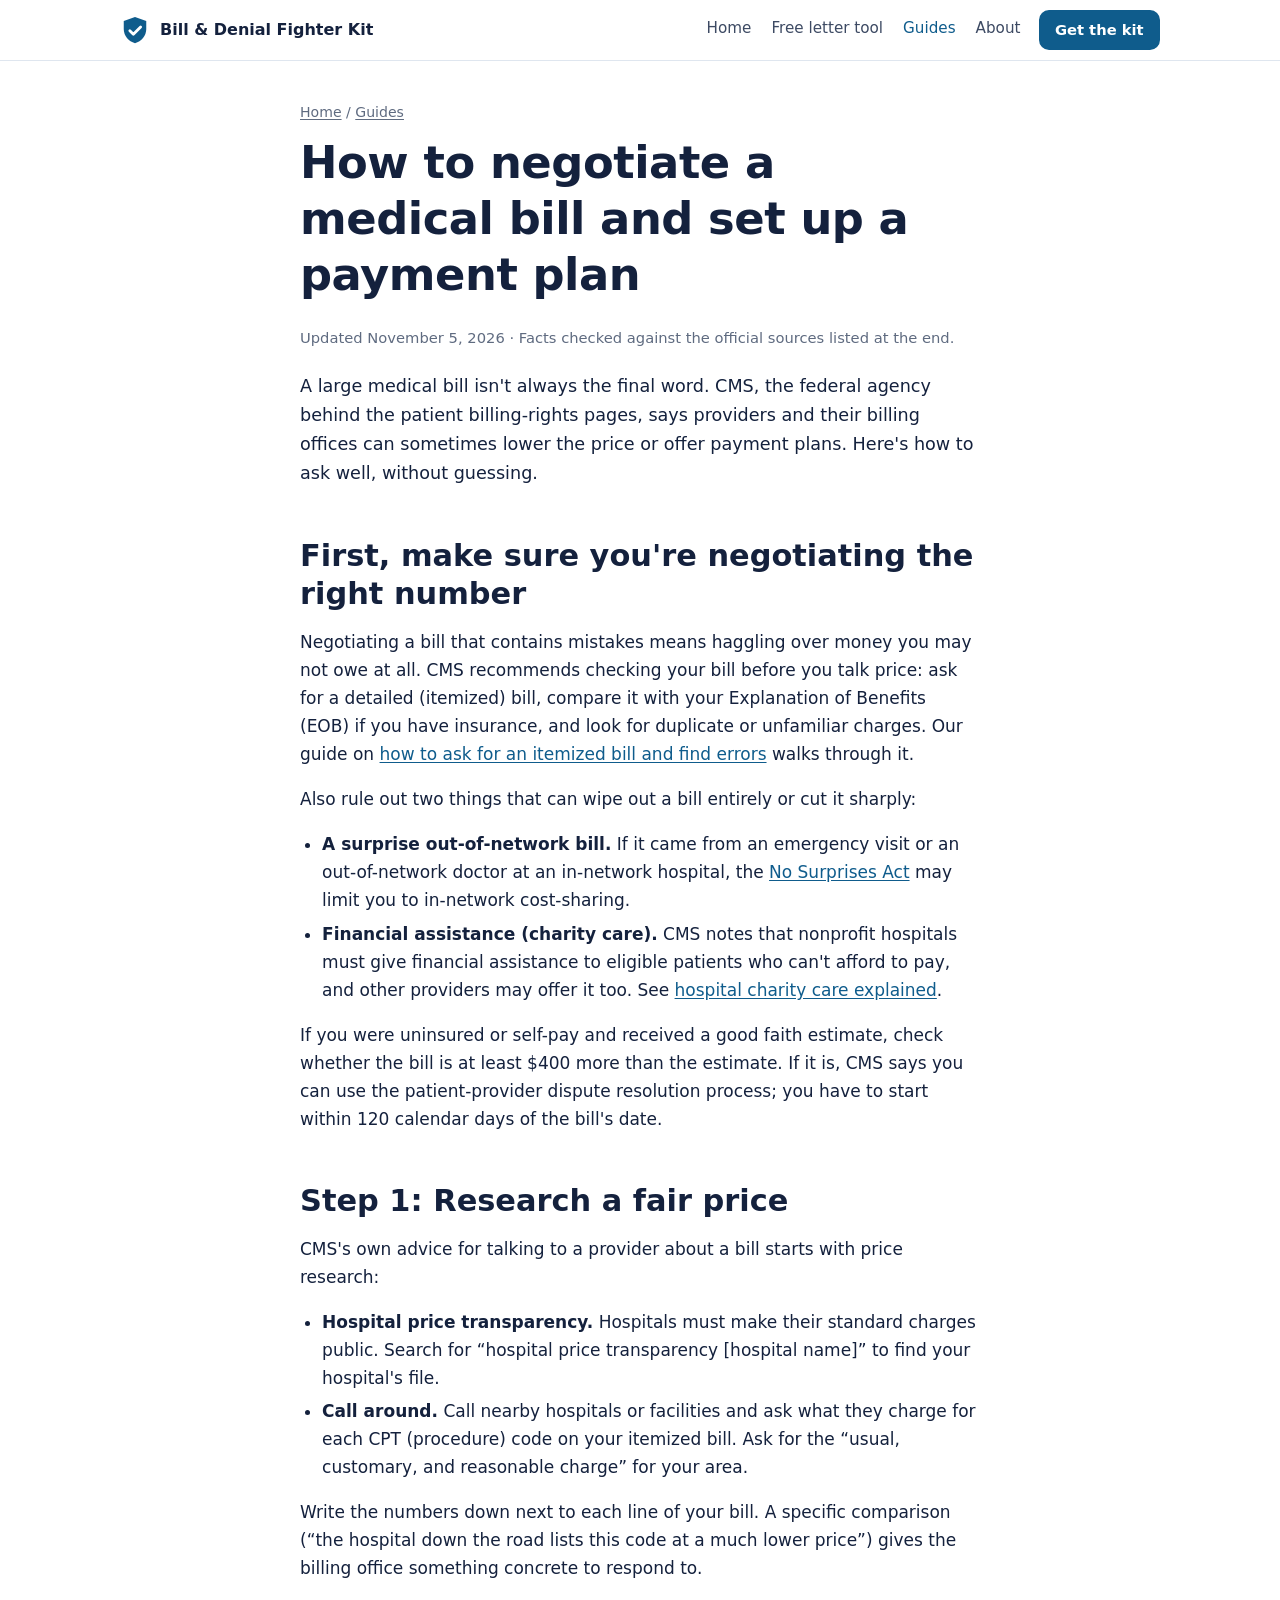
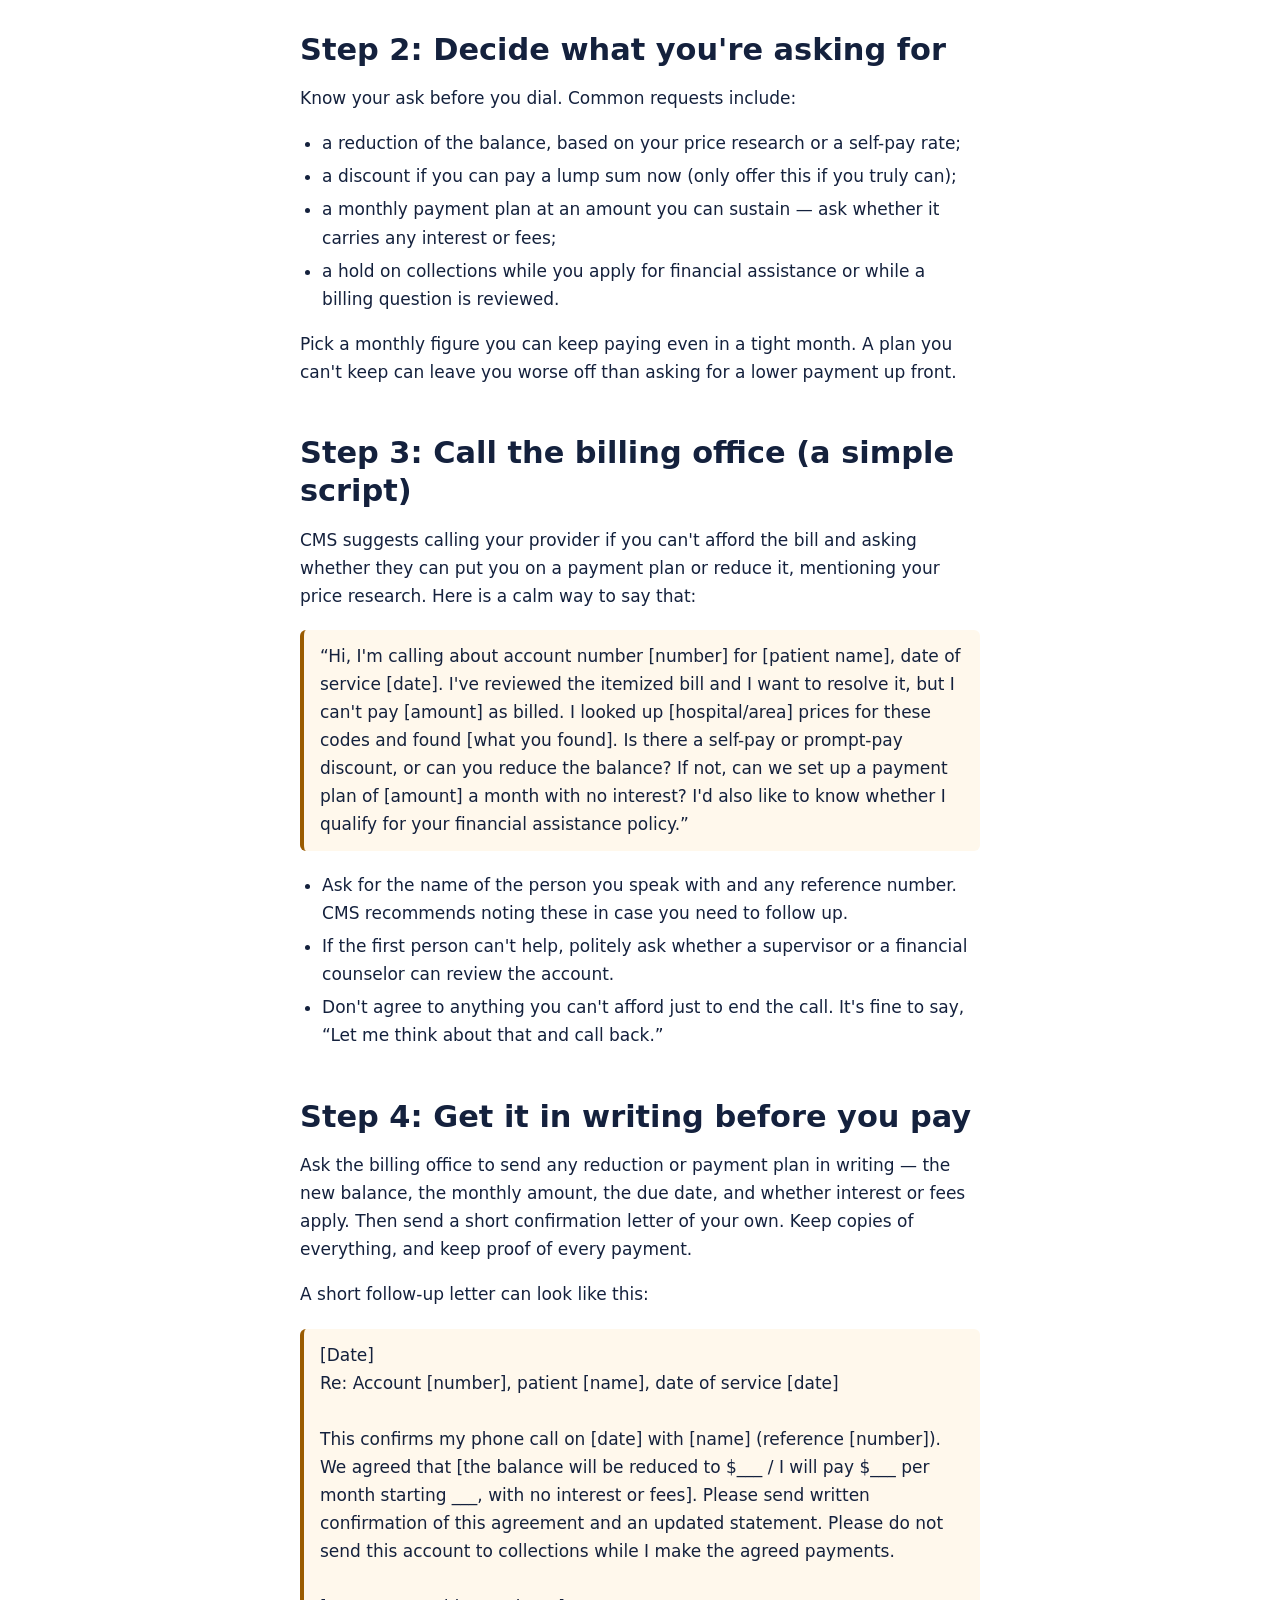
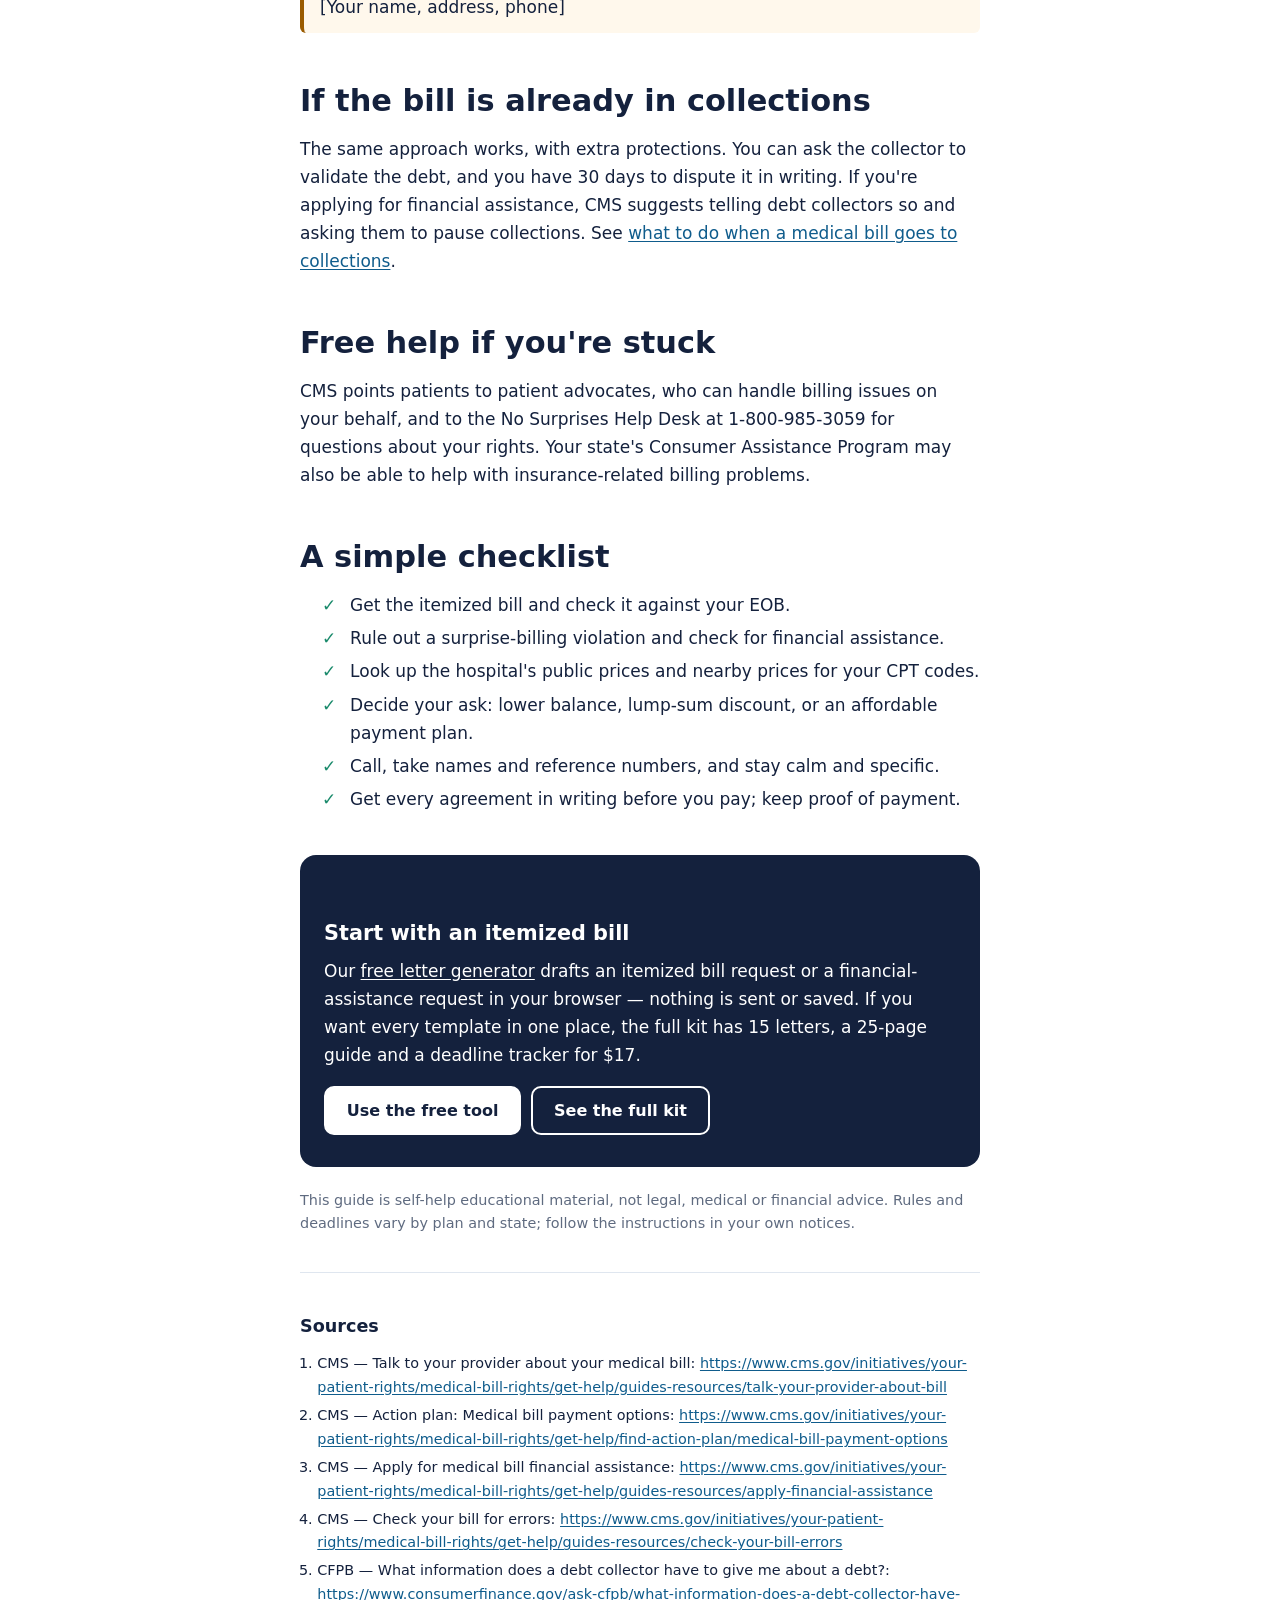
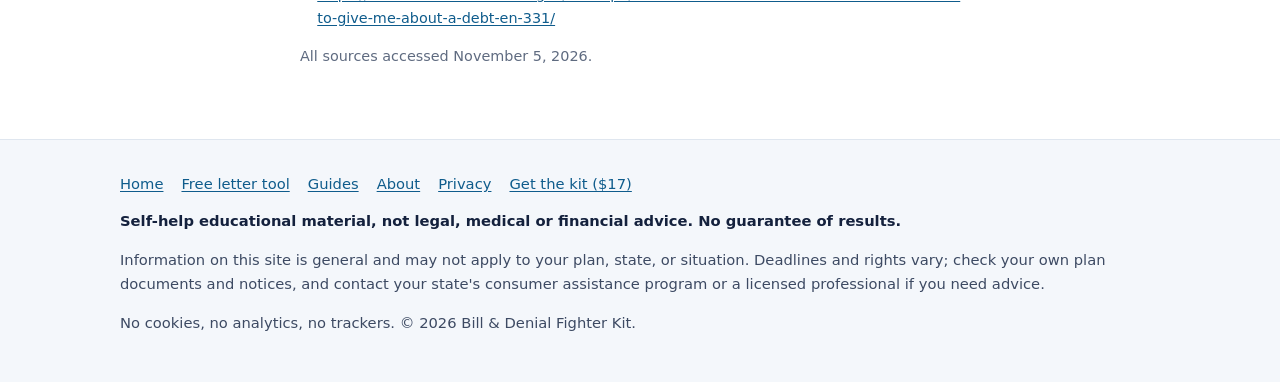
<file: articles/negotiate-medical-bill-payment-plan.html>
<!doctype html>
<html lang="en">
<head>
<meta charset="utf-8">
<meta name="viewport" content="width=device-width, initial-scale=1">
<title>How to Negotiate a Medical Bill and Get a Payment Plan (Script + Letter)</title>
<meta name="description" content="A step-by-step way to negotiate a hospital or doctor bill: check for errors first, research fair prices, a phone script, a payment-plan confirmation letter, and where to get free help.">
<link rel="canonical" href="https://pankajsaini5884.github.io/medical-bill-help/articles/negotiate-medical-bill-payment-plan.html">
<meta name="robots" content="index, follow">
<meta name="referrer" content="no-referrer">
<meta name="theme-color" content="#0f5c8c">
<meta property="og:site_name" content="Bill &amp; Denial Fighter Kit">
<meta property="og:type" content="article">
<meta property="og:title" content="How to Negotiate a Medical Bill and Get a Payment Plan (Script + Letter)">
<meta property="og:description" content="A step-by-step way to negotiate a hospital or doctor bill: check for errors first, research fair prices, a phone script, a payment-plan confirmation letter, and where to get free help.">
<meta property="og:url" content="https://pankajsaini5884.github.io/medical-bill-help/articles/negotiate-medical-bill-payment-plan.html">
<meta property="og:image" content="https://pankajsaini5884.github.io/medical-bill-help/assets/og-image.png">
<meta property="og:image:width" content="1200">
<meta property="og:image:height" content="630">
<meta property="og:image:alt" content="Fight a wrong medical bill or a denied insurance claim, step by step: Medical Bill &amp; Insurance Denial Fighter Kit">
<meta property="og:locale" content="en_US">
<meta name="twitter:card" content="summary_large_image">
<meta name="twitter:image" content="https://pankajsaini5884.github.io/medical-bill-help/assets/og-image.png">
<meta name="twitter:title" content="How to Negotiate a Medical Bill and Get a Payment Plan (Script + Letter)">
<meta name="twitter:description" content="A step-by-step way to negotiate a hospital or doctor bill: check for errors first, research fair prices, a phone script, a payment-plan confirmation letter, and where to get free help.">
<link rel="icon" href="../favicon.svg" type="image/svg+xml">
<link rel="stylesheet" href="../assets/style.css">
<script type="application/ld+json">{"@context": "https://schema.org", "@type": "Article", "headline": "How to negotiate a medical bill and set up a payment plan", "description": "A step-by-step way to negotiate a hospital or doctor bill: check for errors first, research fair prices, a phone script, a payment-plan confirmation letter, and where to get free help.", "dateModified": "2026-11-05", "datePublished": "2026-11-05", "mainEntityOfPage": "https://pankajsaini5884.github.io/medical-bill-help/articles/negotiate-medical-bill-payment-plan.html", "citation": ["https://www.cms.gov/initiatives/your-patient-rights/medical-bill-rights/get-help/guides-resources/talk-your-provider-about-bill", "https://www.cms.gov/initiatives/your-patient-rights/medical-bill-rights/get-help/find-action-plan/medical-bill-payment-options", "https://www.cms.gov/initiatives/your-patient-rights/medical-bill-rights/get-help/guides-resources/apply-financial-assistance", "https://www.cms.gov/initiatives/your-patient-rights/medical-bill-rights/get-help/guides-resources/check-your-bill-errors", "https://www.consumerfinance.gov/ask-cfpb/what-information-does-a-debt-collector-have-to-give-me-about-a-debt-en-331/"], "image": [{"@type": "ImageObject", "url": "https://pankajsaini5884.github.io/medical-bill-help/assets/og-image.png", "width": 1200, "height": 630}], "author": {"@type": "Organization", "name": "Bill & Denial Fighter Kit", "url": "https://pankajsaini5884.github.io/medical-bill-help/about.html"}, "publisher": {"@type": "Organization", "name": "Bill & Denial Fighter Kit", "url": "https://pankajsaini5884.github.io/medical-bill-help/", "logo": {"@type": "ImageObject", "url": "https://pankajsaini5884.github.io/medical-bill-help/assets/logo.png", "width": 512, "height": 512}}}</script>
</head>
<body>
<a class="skip" href="#main">Skip to content</a>
<header class="site-head"><div class="wrap">
<a class="brand" href="../index.html"><svg viewBox="0 0 64 64" aria-hidden="true"><path d="M32 4 8 13v17c0 15 10.3 26.4 24 30 13.7-3.6 24-15 24-30V13L32 4z" fill="#0f5c8c"/><path d="M21 33.5l7.5 7.5L44 25.5" fill="none" stroke="#fff" stroke-width="6" stroke-linecap="round" stroke-linejoin="round"/></svg><span>Bill &amp; Denial Fighter Kit</span></a>
<nav class="nav" aria-label="Main"><a href="../index.html">Home</a><a href="../tool.html">Free letter tool</a><a href="../articles/index.html" aria-current="page">Guides</a><a href="../about.html">About</a><a class="btn sm" href="https://calmmindplanco.gumroad.com/l/medical-bill-fighter">Get the kit</a></nav>
</div></header>
<main id="main">

<article class="article"><div class="wrap read">
<p class="crumbs"><a href="../index.html">Home</a> / <a href="index.html">Guides</a></p>
<h1>How to negotiate a medical bill and set up a payment plan</h1>
<p class="meta">Updated November 5, 2026 &middot; Facts checked against the official sources listed at the end.</p>
<p class="lead" style="font-size:1.1rem">A large medical bill isn't always the final word. CMS, the federal agency behind the patient billing-rights pages, says providers and their billing offices can sometimes lower the price or offer payment plans. Here's how to ask well, without guessing.</p>

<h2>First, make sure you're negotiating the right number</h2>
<p>Negotiating a bill that contains mistakes means haggling over money you may not owe at all. CMS recommends checking your bill before you talk price: ask for a detailed (itemized) bill, compare it with your Explanation of Benefits (EOB) if you have insurance, and look for duplicate or unfamiliar charges. Our guide on <a href="itemized-hospital-bill-errors.html">how to ask for an itemized bill and find errors</a> walks through it.</p>
<p>Also rule out two things that can wipe out a bill entirely or cut it sharply:</p>
<ul>
  <li><strong>A surprise out-of-network bill.</strong> If it came from an emergency visit or an out-of-network doctor at an in-network hospital, the <a href="no-surprises-act-surprise-billing.html">No Surprises Act</a> may limit you to in-network cost-sharing.</li>
  <li><strong>Financial assistance (charity care).</strong> CMS notes that nonprofit hospitals must give financial assistance to eligible patients who can't afford to pay, and other providers may offer it too. See <a href="hospital-charity-care-financial-assistance.html">hospital charity care explained</a>.</li>
</ul>
<p>If you were uninsured or self-pay and received a good faith estimate, check whether the bill is at least $400 more than the estimate. If it is, CMS says you can use the patient-provider dispute resolution process; you have to start within 120 calendar days of the bill's date.</p>

<h2>Step 1: Research a fair price</h2>
<p>CMS's own advice for talking to a provider about a bill starts with price research:</p>
<ul>
  <li><strong>Hospital price transparency.</strong> Hospitals must make their standard charges public. Search for &ldquo;hospital price transparency [hospital name]&rdquo; to find your hospital's file.</li>
  <li><strong>Call around.</strong> Call nearby hospitals or facilities and ask what they charge for each CPT (procedure) code on your itemized bill. Ask for the &ldquo;usual, customary, and reasonable charge&rdquo; for your area.</li>
</ul>
<p>Write the numbers down next to each line of your bill. A specific comparison (&ldquo;the hospital down the road lists this code at a much lower price&rdquo;) gives the billing office something concrete to respond to.</p>

<h2>Step 2: Decide what you're asking for</h2>
<p>Know your ask before you dial. Common requests include:</p>
<ul>
  <li>a reduction of the balance, based on your price research or a self-pay rate;</li>
  <li>a discount if you can pay a lump sum now (only offer this if you truly can);</li>
  <li>a monthly payment plan at an amount you can sustain &mdash; ask whether it carries any interest or fees;</li>
  <li>a hold on collections while you apply for financial assistance or while a billing question is reviewed.</li>
</ul>
<p>Pick a monthly figure you can keep paying even in a tight month. A plan you can't keep can leave you worse off than asking for a lower payment up front.</p>

<h2>Step 3: Call the billing office (a simple script)</h2>
<p>CMS suggests calling your provider if you can't afford the bill and asking whether they can put you on a payment plan or reduce it, mentioning your price research. Here is a calm way to say that:</p>
<div class="note"><p style="margin:0">&ldquo;Hi, I'm calling about account number [number] for [patient name], date of service [date]. I've reviewed the itemized bill and I want to resolve it, but I can't pay [amount] as billed. I looked up [hospital/area] prices for these codes and found [what you found]. Is there a self-pay or prompt-pay discount, or can you reduce the balance? If not, can we set up a payment plan of [amount] a month with no interest? I'd also like to know whether I qualify for your financial assistance policy.&rdquo;</p></div>
<ul>
  <li>Ask for the name of the person you speak with and any reference number. CMS recommends noting these in case you need to follow up.</li>
  <li>If the first person can't help, politely ask whether a supervisor or a financial counselor can review the account.</li>
  <li>Don't agree to anything you can't afford just to end the call. It's fine to say, &ldquo;Let me think about that and call back.&rdquo;</li>
</ul>

<h2>Step 4: Get it in writing before you pay</h2>
<p>Ask the billing office to send any reduction or payment plan in writing &mdash; the new balance, the monthly amount, the due date, and whether interest or fees apply. Then send a short confirmation letter of your own. Keep copies of everything, and keep proof of every payment.</p>
<p>A short follow-up letter can look like this:</p>
<div class="note"><p style="margin:0">[Date]<br>Re: Account [number], patient [name], date of service [date]<br><br>This confirms my phone call on [date] with [name] (reference [number]). We agreed that [the balance will be reduced to $___ / I will pay $___ per month starting ___, with no interest or fees]. Please send written confirmation of this agreement and an updated statement. Please do not send this account to collections while I make the agreed payments.<br><br>[Your name, address, phone]</p></div>

<h2>If the bill is already in collections</h2>
<p>The same approach works, with extra protections. You can ask the collector to validate the debt, and you have 30 days to dispute it in writing. If you're applying for financial assistance, CMS suggests telling debt collectors so and asking them to pause collections. See <a href="medical-bill-in-collections.html">what to do when a medical bill goes to collections</a>.</p>

<h2>Free help if you're stuck</h2>
<p>CMS points patients to patient advocates, who can handle billing issues on your behalf, and to the No Surprises Help Desk at 1-800-985-3059 for questions about your rights. Your state's Consumer Assistance Program may also be able to help with insurance-related billing problems.</p>

<h2>A simple checklist</h2>
<ul class="checks">
  <li>Get the itemized bill and check it against your EOB.</li>
  <li>Rule out a surprise-billing violation and check for financial assistance.</li>
  <li>Look up the hospital's public prices and nearby prices for your CPT codes.</li>
  <li>Decide your ask: lower balance, lump-sum discount, or an affordable payment plan.</li>
  <li>Call, take names and reference numbers, and stay calm and specific.</li>
  <li>Get every agreement in writing before you pay; keep proof of payment.</li>
</ul>

<div class="cta-box" style="margin-top:2.5em;text-align:left">
  <h2 style="font-size:1.3rem">Start with an itemized bill</h2>
  <p>Our <a href="../tool.html?letter=itemized" style="color:#fff">free letter generator</a> drafts an itemized bill request or a financial-assistance request in your browser &mdash; nothing is sent or saved. If you want every template in one place, the full kit has 15 letters, a 25-page guide and a deadline tracker for $17.</p>
  <div class="btn-row"><a class="btn" href="../tool.html?letter=itemized">Use the free tool</a><a class="btn" style="background:transparent;color:#fff;border-color:#fff" href="https://calmmindplanco.gumroad.com/l/medical-bill-fighter">See the full kit</a></div>
</div>
<p class="small" style="margin-top:1.5em">This guide is self-help educational material, not legal, medical or financial advice. Rules and deadlines vary by plan and state; follow the instructions in your own notices.</p>
<div class="sources"><h2 style="font-size:1.1rem">Sources</h2><ol><li>CMS — Talk to your provider about your medical bill: <a href="https://www.cms.gov/initiatives/your-patient-rights/medical-bill-rights/get-help/guides-resources/talk-your-provider-about-bill" rel="noopener">https://www.cms.gov/initiatives/your-patient-rights/medical-bill-rights/get-help/guides-resources/talk-your-provider-about-bill</a></li><li>CMS — Action plan: Medical bill payment options: <a href="https://www.cms.gov/initiatives/your-patient-rights/medical-bill-rights/get-help/find-action-plan/medical-bill-payment-options" rel="noopener">https://www.cms.gov/initiatives/your-patient-rights/medical-bill-rights/get-help/find-action-plan/medical-bill-payment-options</a></li><li>CMS — Apply for medical bill financial assistance: <a href="https://www.cms.gov/initiatives/your-patient-rights/medical-bill-rights/get-help/guides-resources/apply-financial-assistance" rel="noopener">https://www.cms.gov/initiatives/your-patient-rights/medical-bill-rights/get-help/guides-resources/apply-financial-assistance</a></li><li>CMS — Check your bill for errors: <a href="https://www.cms.gov/initiatives/your-patient-rights/medical-bill-rights/get-help/guides-resources/check-your-bill-errors" rel="noopener">https://www.cms.gov/initiatives/your-patient-rights/medical-bill-rights/get-help/guides-resources/check-your-bill-errors</a></li><li>CFPB — What information does a debt collector have to give me about a debt?: <a href="https://www.consumerfinance.gov/ask-cfpb/what-information-does-a-debt-collector-have-to-give-me-about-a-debt-en-331/" rel="noopener">https://www.consumerfinance.gov/ask-cfpb/what-information-does-a-debt-collector-have-to-give-me-about-a-debt-en-331/</a></li></ol>
<p class="small">All sources accessed November 5, 2026.</p></div>
</div></article>

</main>
<footer class="site-foot"><div class="wrap">
<nav aria-label="Footer"><a href="../index.html">Home</a><a href="../tool.html">Free letter tool</a><a href="../articles/index.html">Guides</a><a href="../about.html">About</a><a href="../privacy.html">Privacy</a><a href="https://calmmindplanco.gumroad.com/l/medical-bill-fighter">Get the kit ($17)</a></nav>
<p class="disclaimer">Self-help educational material, not legal, medical or financial advice. No guarantee of results.</p>
<p>Information on this site is general and may not apply to your plan, state, or situation. Deadlines and rights vary; check your own plan documents and notices, and contact your state's consumer assistance program or a licensed professional if you need advice.</p>
<p>No cookies, no analytics, no trackers. &copy; <span>2026</span> Bill &amp; Denial Fighter Kit.</p>
</div></footer>

</body>
</html>
</file>
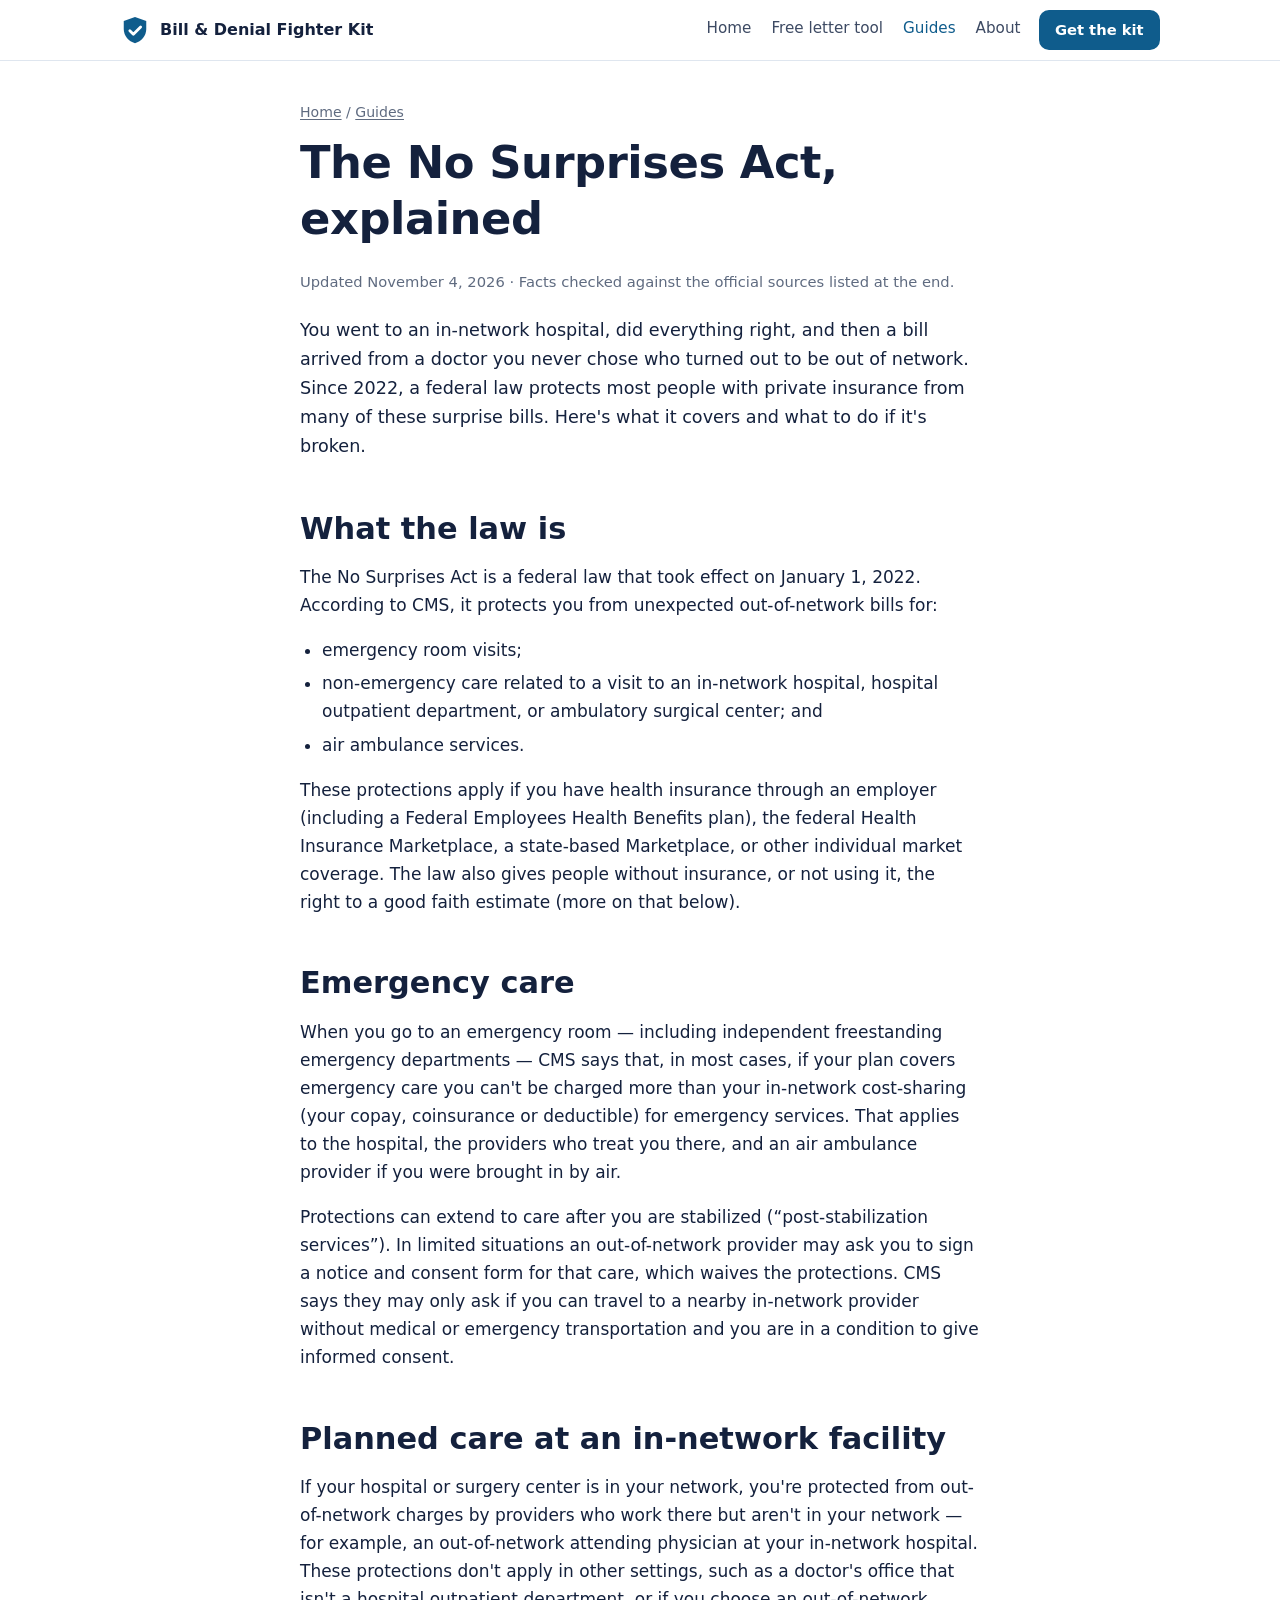
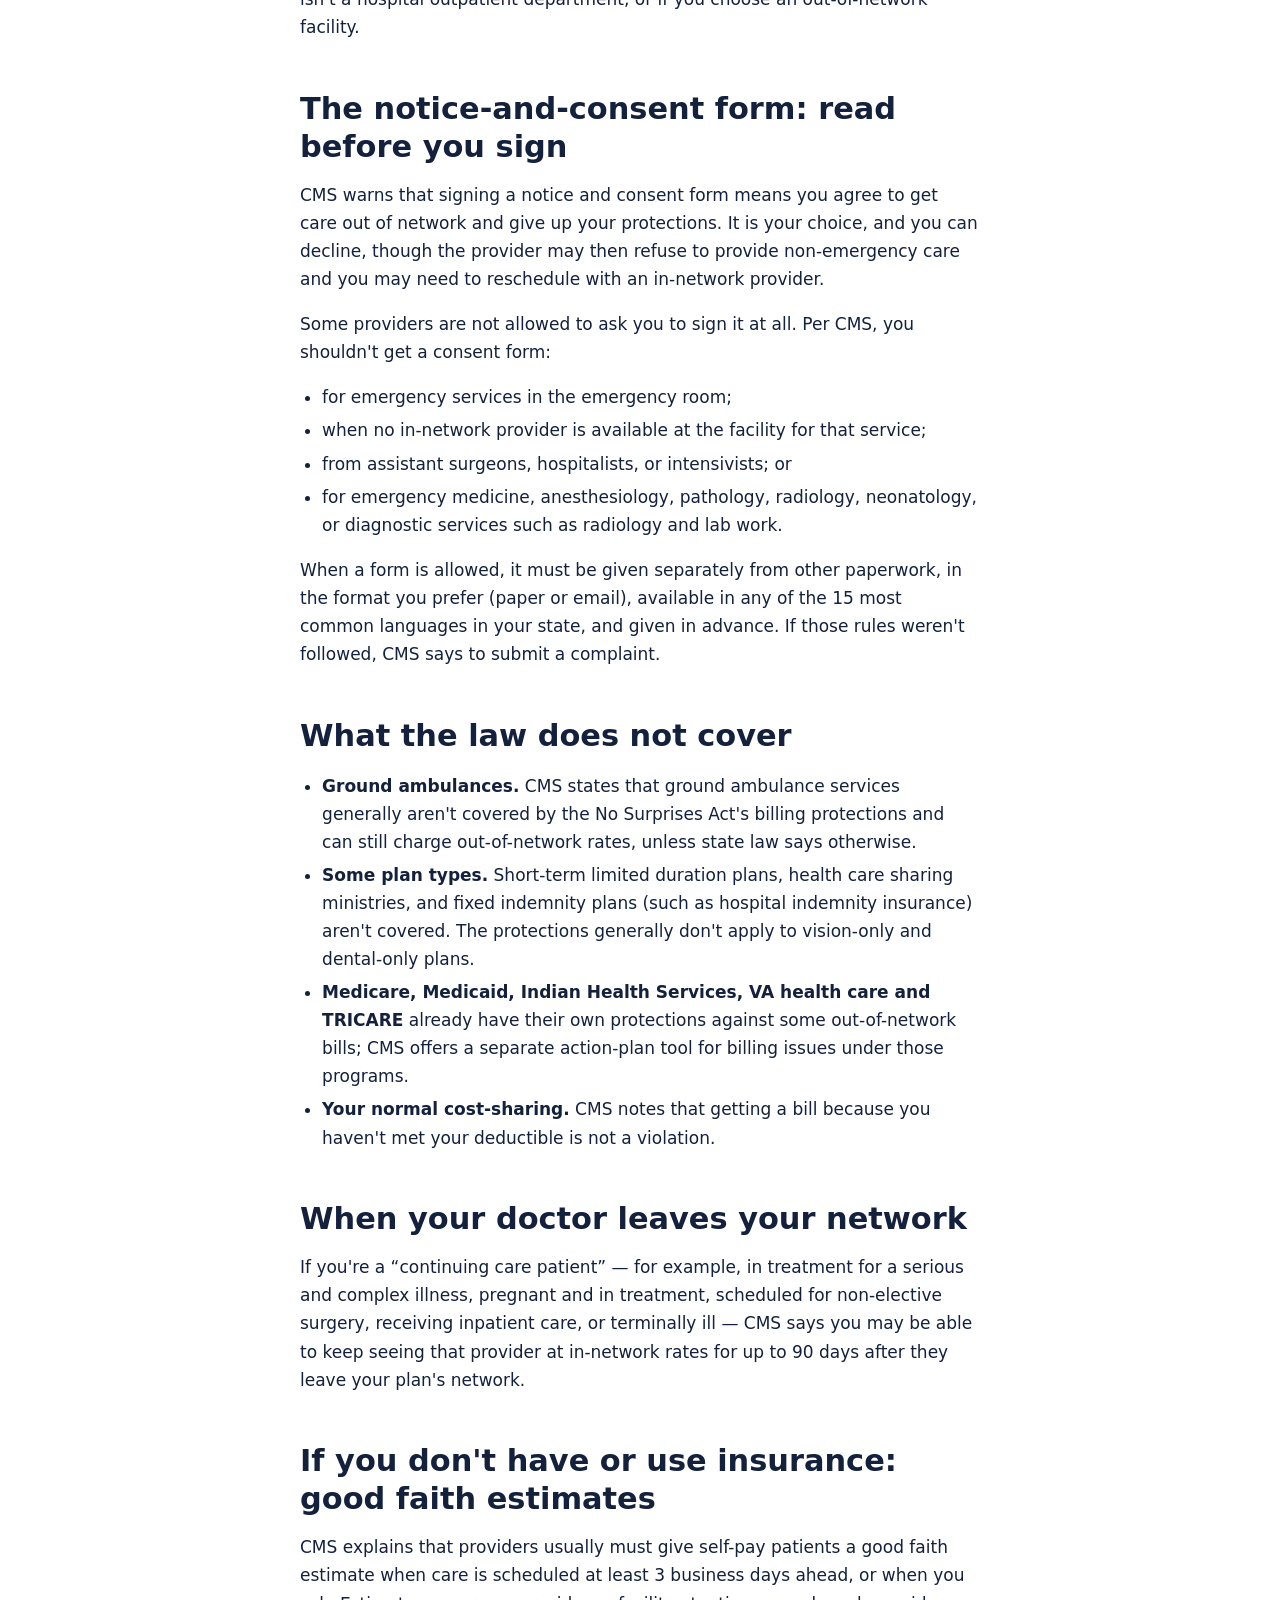
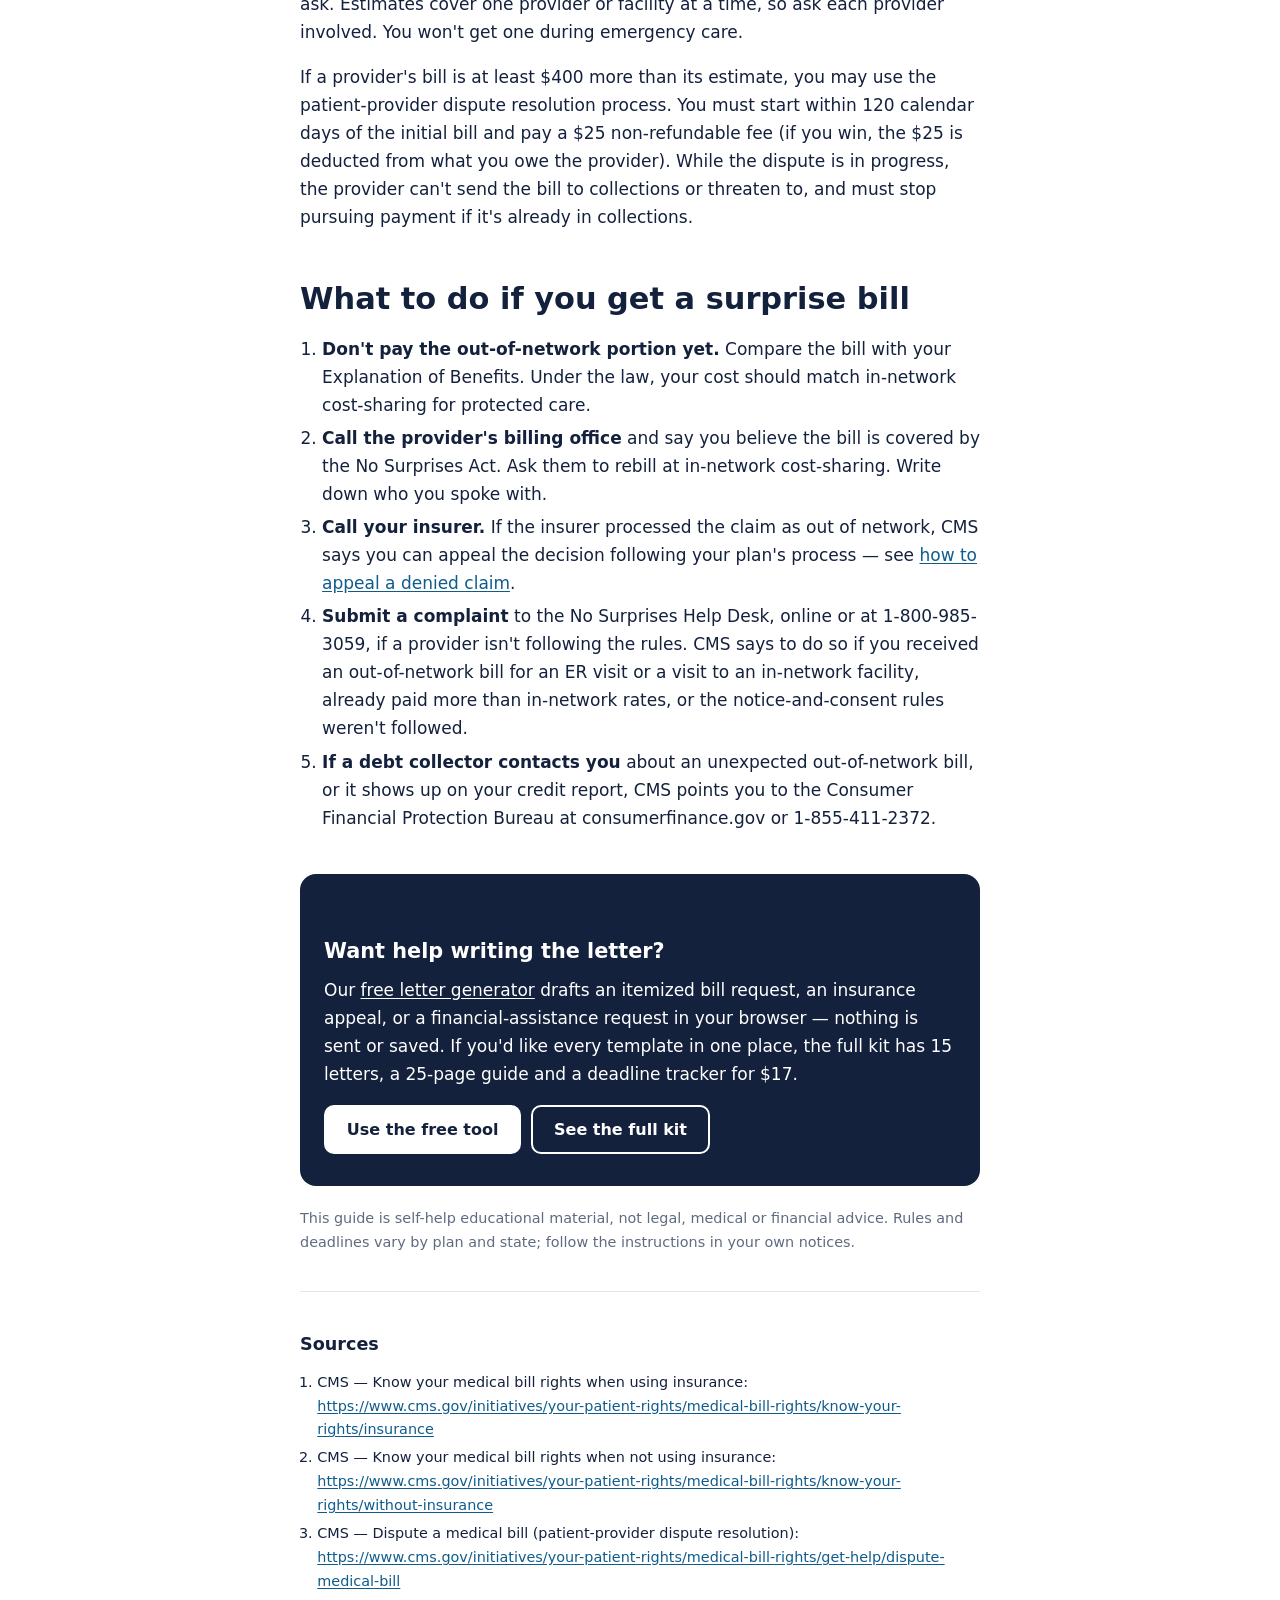
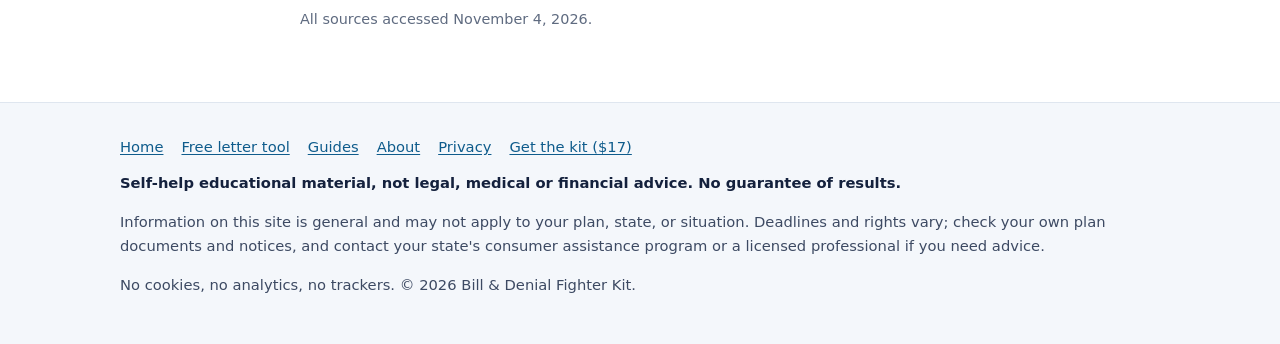
<file: articles/no-surprises-act-surprise-billing.html>
<!doctype html>
<html lang="en">
<head>
<meta charset="utf-8">
<meta name="viewport" content="width=device-width, initial-scale=1">
<title>The No Surprises Act Explained: Surprise Medical Bills &amp; Your Rights</title>
<meta name="description" content="What the No Surprises Act covers, what it doesn&#x27;t (like ground ambulances), notice-and-consent forms, good faith estimates, the $400 dispute rule and how to complain.">
<link rel="canonical" href="https://pankajsaini5884.github.io/medical-bill-help/articles/no-surprises-act-surprise-billing.html">
<meta name="robots" content="index, follow">
<meta name="referrer" content="no-referrer">
<meta name="theme-color" content="#0f5c8c">
<meta property="og:site_name" content="Bill &amp; Denial Fighter Kit">
<meta property="og:type" content="article">
<meta property="og:title" content="The No Surprises Act Explained: Surprise Medical Bills &amp; Your Rights">
<meta property="og:description" content="What the No Surprises Act covers, what it doesn&#x27;t (like ground ambulances), notice-and-consent forms, good faith estimates, the $400 dispute rule and how to complain.">
<meta property="og:url" content="https://pankajsaini5884.github.io/medical-bill-help/articles/no-surprises-act-surprise-billing.html">
<meta property="og:image" content="https://pankajsaini5884.github.io/medical-bill-help/assets/og-image.png">
<meta property="og:image:width" content="1200">
<meta property="og:image:height" content="630">
<meta property="og:image:alt" content="Fight a wrong medical bill or a denied insurance claim, step by step: Medical Bill &amp; Insurance Denial Fighter Kit">
<meta property="og:locale" content="en_US">
<meta name="twitter:card" content="summary_large_image">
<meta name="twitter:image" content="https://pankajsaini5884.github.io/medical-bill-help/assets/og-image.png">
<meta name="twitter:title" content="The No Surprises Act Explained: Surprise Medical Bills &amp; Your Rights">
<meta name="twitter:description" content="What the No Surprises Act covers, what it doesn&#x27;t (like ground ambulances), notice-and-consent forms, good faith estimates, the $400 dispute rule and how to complain.">
<link rel="icon" href="../favicon.svg" type="image/svg+xml">
<link rel="stylesheet" href="../assets/style.css">
<script type="application/ld+json">{"@context": "https://schema.org", "@type": "Article", "headline": "The No Surprises Act, explained", "description": "What the No Surprises Act covers, what it doesn't (like ground ambulances), notice-and-consent forms, good faith estimates, the $400 dispute rule and how to complain.", "dateModified": "2026-11-04", "datePublished": "2026-11-04", "mainEntityOfPage": "https://pankajsaini5884.github.io/medical-bill-help/articles/no-surprises-act-surprise-billing.html", "citation": ["https://www.cms.gov/initiatives/your-patient-rights/medical-bill-rights/know-your-rights/insurance", "https://www.cms.gov/initiatives/your-patient-rights/medical-bill-rights/know-your-rights/without-insurance", "https://www.cms.gov/initiatives/your-patient-rights/medical-bill-rights/get-help/dispute-medical-bill"], "image": [{"@type": "ImageObject", "url": "https://pankajsaini5884.github.io/medical-bill-help/assets/og-image.png", "width": 1200, "height": 630}], "author": {"@type": "Organization", "name": "Bill & Denial Fighter Kit", "url": "https://pankajsaini5884.github.io/medical-bill-help/about.html"}, "publisher": {"@type": "Organization", "name": "Bill & Denial Fighter Kit", "url": "https://pankajsaini5884.github.io/medical-bill-help/", "logo": {"@type": "ImageObject", "url": "https://pankajsaini5884.github.io/medical-bill-help/assets/logo.png", "width": 512, "height": 512}}}</script>
</head>
<body>
<a class="skip" href="#main">Skip to content</a>
<header class="site-head"><div class="wrap">
<a class="brand" href="../index.html"><svg viewBox="0 0 64 64" aria-hidden="true"><path d="M32 4 8 13v17c0 15 10.3 26.4 24 30 13.7-3.6 24-15 24-30V13L32 4z" fill="#0f5c8c"/><path d="M21 33.5l7.5 7.5L44 25.5" fill="none" stroke="#fff" stroke-width="6" stroke-linecap="round" stroke-linejoin="round"/></svg><span>Bill &amp; Denial Fighter Kit</span></a>
<nav class="nav" aria-label="Main"><a href="../index.html">Home</a><a href="../tool.html">Free letter tool</a><a href="../articles/index.html" aria-current="page">Guides</a><a href="../about.html">About</a><a class="btn sm" href="https://calmmindplanco.gumroad.com/l/medical-bill-fighter">Get the kit</a></nav>
</div></header>
<main id="main">

<article class="article"><div class="wrap read">
<p class="crumbs"><a href="../index.html">Home</a> / <a href="index.html">Guides</a></p>
<h1>The No Surprises Act, explained</h1>
<p class="meta">Updated November 4, 2026 &middot; Facts checked against the official sources listed at the end.</p>
<p class="lead" style="font-size:1.1rem">You went to an in-network hospital, did everything right, and then a bill arrived from a doctor you never chose who turned out to be out of network. Since 2022, a federal law protects most people with private insurance from many of these surprise bills. Here's what it covers and what to do if it's broken.</p>

<h2>What the law is</h2>
<p>The No Surprises Act is a federal law that took effect on January 1, 2022. According to CMS, it protects you from unexpected out-of-network bills for:</p>
<ul>
  <li>emergency room visits;</li>
  <li>non-emergency care related to a visit to an in-network hospital, hospital outpatient department, or ambulatory surgical center; and</li>
  <li>air ambulance services.</li>
</ul>
<p>These protections apply if you have health insurance through an employer (including a Federal Employees Health Benefits plan), the federal Health Insurance Marketplace, a state-based Marketplace, or other individual market coverage. The law also gives people without insurance, or not using it, the right to a good faith estimate (more on that below).</p>

<h2>Emergency care</h2>
<p>When you go to an emergency room &mdash; including independent freestanding emergency departments &mdash; CMS says that, in most cases, if your plan covers emergency care you can't be charged more than your in-network cost-sharing (your copay, coinsurance or deductible) for emergency services. That applies to the hospital, the providers who treat you there, and an air ambulance provider if you were brought in by air.</p>
<p>Protections can extend to care after you are stabilized (&ldquo;post-stabilization services&rdquo;). In limited situations an out-of-network provider may ask you to sign a notice and consent form for that care, which waives the protections. CMS says they may only ask if you can travel to a nearby in-network provider without medical or emergency transportation and you are in a condition to give informed consent.</p>

<h2>Planned care at an in-network facility</h2>
<p>If your hospital or surgery center is in your network, you're protected from out-of-network charges by providers who work there but aren't in your network &mdash; for example, an out-of-network attending physician at your in-network hospital. These protections don't apply in other settings, such as a doctor's office that isn't a hospital outpatient department, or if you choose an out-of-network facility.</p>

<h2>The notice-and-consent form: read before you sign</h2>
<p>CMS warns that signing a notice and consent form means you agree to get care out of network and give up your protections. It is your choice, and you can decline, though the provider may then refuse to provide non-emergency care and you may need to reschedule with an in-network provider.</p>
<p>Some providers are not allowed to ask you to sign it at all. Per CMS, you shouldn't get a consent form:</p>
<ul>
  <li>for emergency services in the emergency room;</li>
  <li>when no in-network provider is available at the facility for that service;</li>
  <li>from assistant surgeons, hospitalists, or intensivists; or</li>
  <li>for emergency medicine, anesthesiology, pathology, radiology, neonatology, or diagnostic services such as radiology and lab work.</li>
</ul>
<p>When a form is allowed, it must be given separately from other paperwork, in the format you prefer (paper or email), available in any of the 15 most common languages in your state, and given in advance. If those rules weren't followed, CMS says to submit a complaint.</p>

<h2>What the law does not cover</h2>
<ul>
  <li><strong>Ground ambulances.</strong> CMS states that ground ambulance services generally aren't covered by the No Surprises Act's billing protections and can still charge out-of-network rates, unless state law says otherwise.</li>
  <li><strong>Some plan types.</strong> Short-term limited duration plans, health care sharing ministries, and fixed indemnity plans (such as hospital indemnity insurance) aren't covered. The protections generally don't apply to vision-only and dental-only plans.</li>
  <li><strong>Medicare, Medicaid, Indian Health Services, VA health care and TRICARE</strong> already have their own protections against some out-of-network bills; CMS offers a separate action-plan tool for billing issues under those programs.</li>
  <li><strong>Your normal cost-sharing.</strong> CMS notes that getting a bill because you haven't met your deductible is not a violation.</li>
</ul>

<h2>When your doctor leaves your network</h2>
<p>If you're a &ldquo;continuing care patient&rdquo; &mdash; for example, in treatment for a serious and complex illness, pregnant and in treatment, scheduled for non-elective surgery, receiving inpatient care, or terminally ill &mdash; CMS says you may be able to keep seeing that provider at in-network rates for up to 90 days after they leave your plan's network.</p>

<h2>If you don't have or use insurance: good faith estimates</h2>
<p>CMS explains that providers usually must give self-pay patients a good faith estimate when care is scheduled at least 3 business days ahead, or when you ask. Estimates cover one provider or facility at a time, so ask each provider involved. You won't get one during emergency care.</p>
<p>If a provider's bill is at least $400 more than its estimate, you may use the patient-provider dispute resolution process. You must start within 120 calendar days of the initial bill and pay a $25 non-refundable fee (if you win, the $25 is deducted from what you owe the provider). While the dispute is in progress, the provider can't send the bill to collections or threaten to, and must stop pursuing payment if it's already in collections.</p>

<h2>What to do if you get a surprise bill</h2>
<ol>
  <li><strong>Don't pay the out-of-network portion yet.</strong> Compare the bill with your Explanation of Benefits. Under the law, your cost should match in-network cost-sharing for protected care.</li>
  <li><strong>Call the provider's billing office</strong> and say you believe the bill is covered by the No Surprises Act. Ask them to rebill at in-network cost-sharing. Write down who you spoke with.</li>
  <li><strong>Call your insurer.</strong> If the insurer processed the claim as out of network, CMS says you can appeal the decision following your plan's process &mdash; see <a href="appeal-denied-health-insurance-claim.html">how to appeal a denied claim</a>.</li>
  <li><strong>Submit a complaint</strong> to the No Surprises Help Desk, online or at 1-800-985-3059, if a provider isn't following the rules. CMS says to do so if you received an out-of-network bill for an ER visit or a visit to an in-network facility, already paid more than in-network rates, or the notice-and-consent rules weren't followed.</li>
  <li><strong>If a debt collector contacts you</strong> about an unexpected out-of-network bill, or it shows up on your credit report, CMS points you to the Consumer Financial Protection Bureau at consumerfinance.gov or 1-855-411-2372.</li>
</ol>

<div class="cta-box" style="margin-top:2.5em;text-align:left">
  <h2 style="font-size:1.3rem">Want help writing the letter?</h2>
  <p>Our <a href="../tool.html?letter=appeal" style="color:#fff">free letter generator</a> drafts an itemized bill request, an insurance appeal, or a financial-assistance request in your browser &mdash; nothing is sent or saved. If you'd like every template in one place, the full kit has 15 letters, a 25-page guide and a deadline tracker for $17.</p>
  <div class="btn-row"><a class="btn" href="../tool.html?letter=appeal">Use the free tool</a><a class="btn" style="background:transparent;color:#fff;border-color:#fff" href="https://calmmindplanco.gumroad.com/l/medical-bill-fighter">See the full kit</a></div>
</div>
<p class="small" style="margin-top:1.5em">This guide is self-help educational material, not legal, medical or financial advice. Rules and deadlines vary by plan and state; follow the instructions in your own notices.</p>
<div class="sources"><h2 style="font-size:1.1rem">Sources</h2><ol><li>CMS — Know your medical bill rights when using insurance: <a href="https://www.cms.gov/initiatives/your-patient-rights/medical-bill-rights/know-your-rights/insurance" rel="noopener">https://www.cms.gov/initiatives/your-patient-rights/medical-bill-rights/know-your-rights/insurance</a></li><li>CMS — Know your medical bill rights when not using insurance: <a href="https://www.cms.gov/initiatives/your-patient-rights/medical-bill-rights/know-your-rights/without-insurance" rel="noopener">https://www.cms.gov/initiatives/your-patient-rights/medical-bill-rights/know-your-rights/without-insurance</a></li><li>CMS — Dispute a medical bill (patient-provider dispute resolution): <a href="https://www.cms.gov/initiatives/your-patient-rights/medical-bill-rights/get-help/dispute-medical-bill" rel="noopener">https://www.cms.gov/initiatives/your-patient-rights/medical-bill-rights/get-help/dispute-medical-bill</a></li></ol>
<p class="small">All sources accessed November 4, 2026.</p></div>
</div></article>

</main>
<footer class="site-foot"><div class="wrap">
<nav aria-label="Footer"><a href="../index.html">Home</a><a href="../tool.html">Free letter tool</a><a href="../articles/index.html">Guides</a><a href="../about.html">About</a><a href="../privacy.html">Privacy</a><a href="https://calmmindplanco.gumroad.com/l/medical-bill-fighter">Get the kit ($17)</a></nav>
<p class="disclaimer">Self-help educational material, not legal, medical or financial advice. No guarantee of results.</p>
<p>Information on this site is general and may not apply to your plan, state, or situation. Deadlines and rights vary; check your own plan documents and notices, and contact your state's consumer assistance program or a licensed professional if you need advice.</p>
<p>No cookies, no analytics, no trackers. &copy; <span>2026</span> Bill &amp; Denial Fighter Kit.</p>
</div></footer>

</body>
</html>
</file>
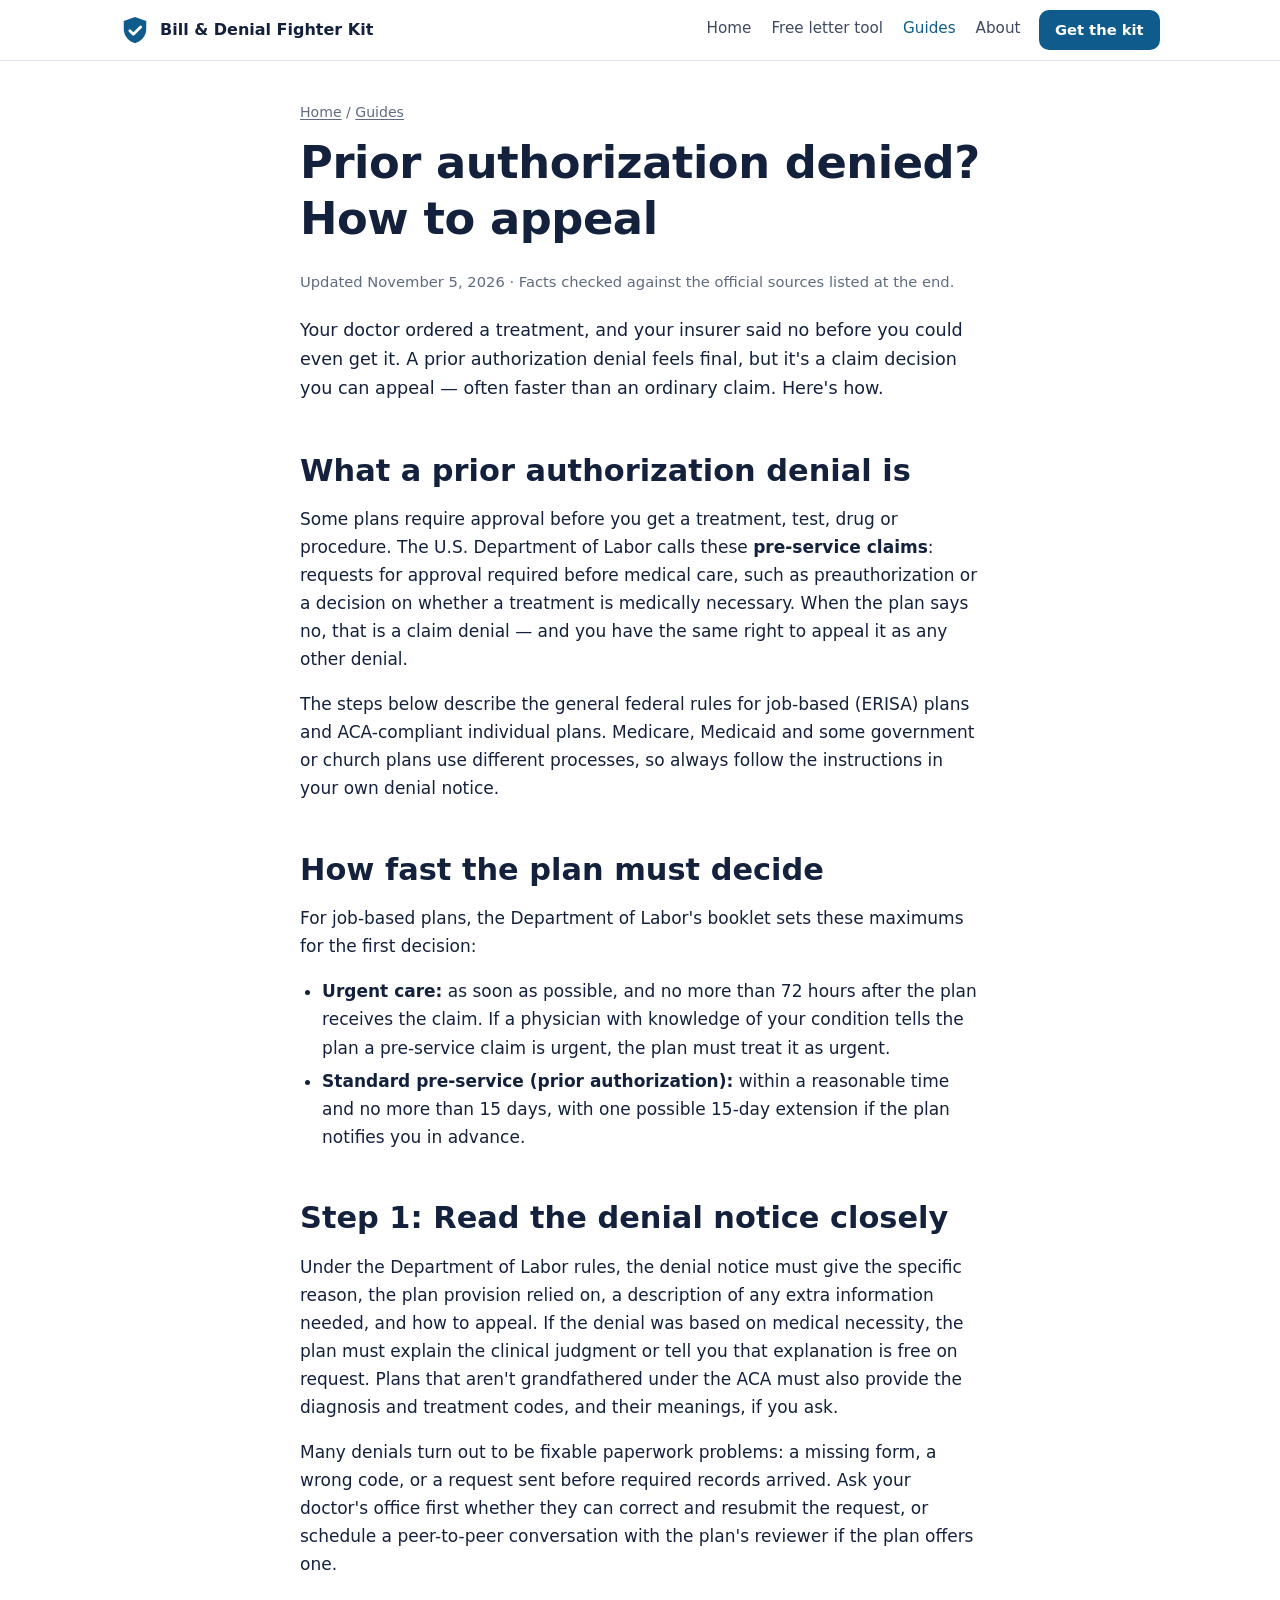
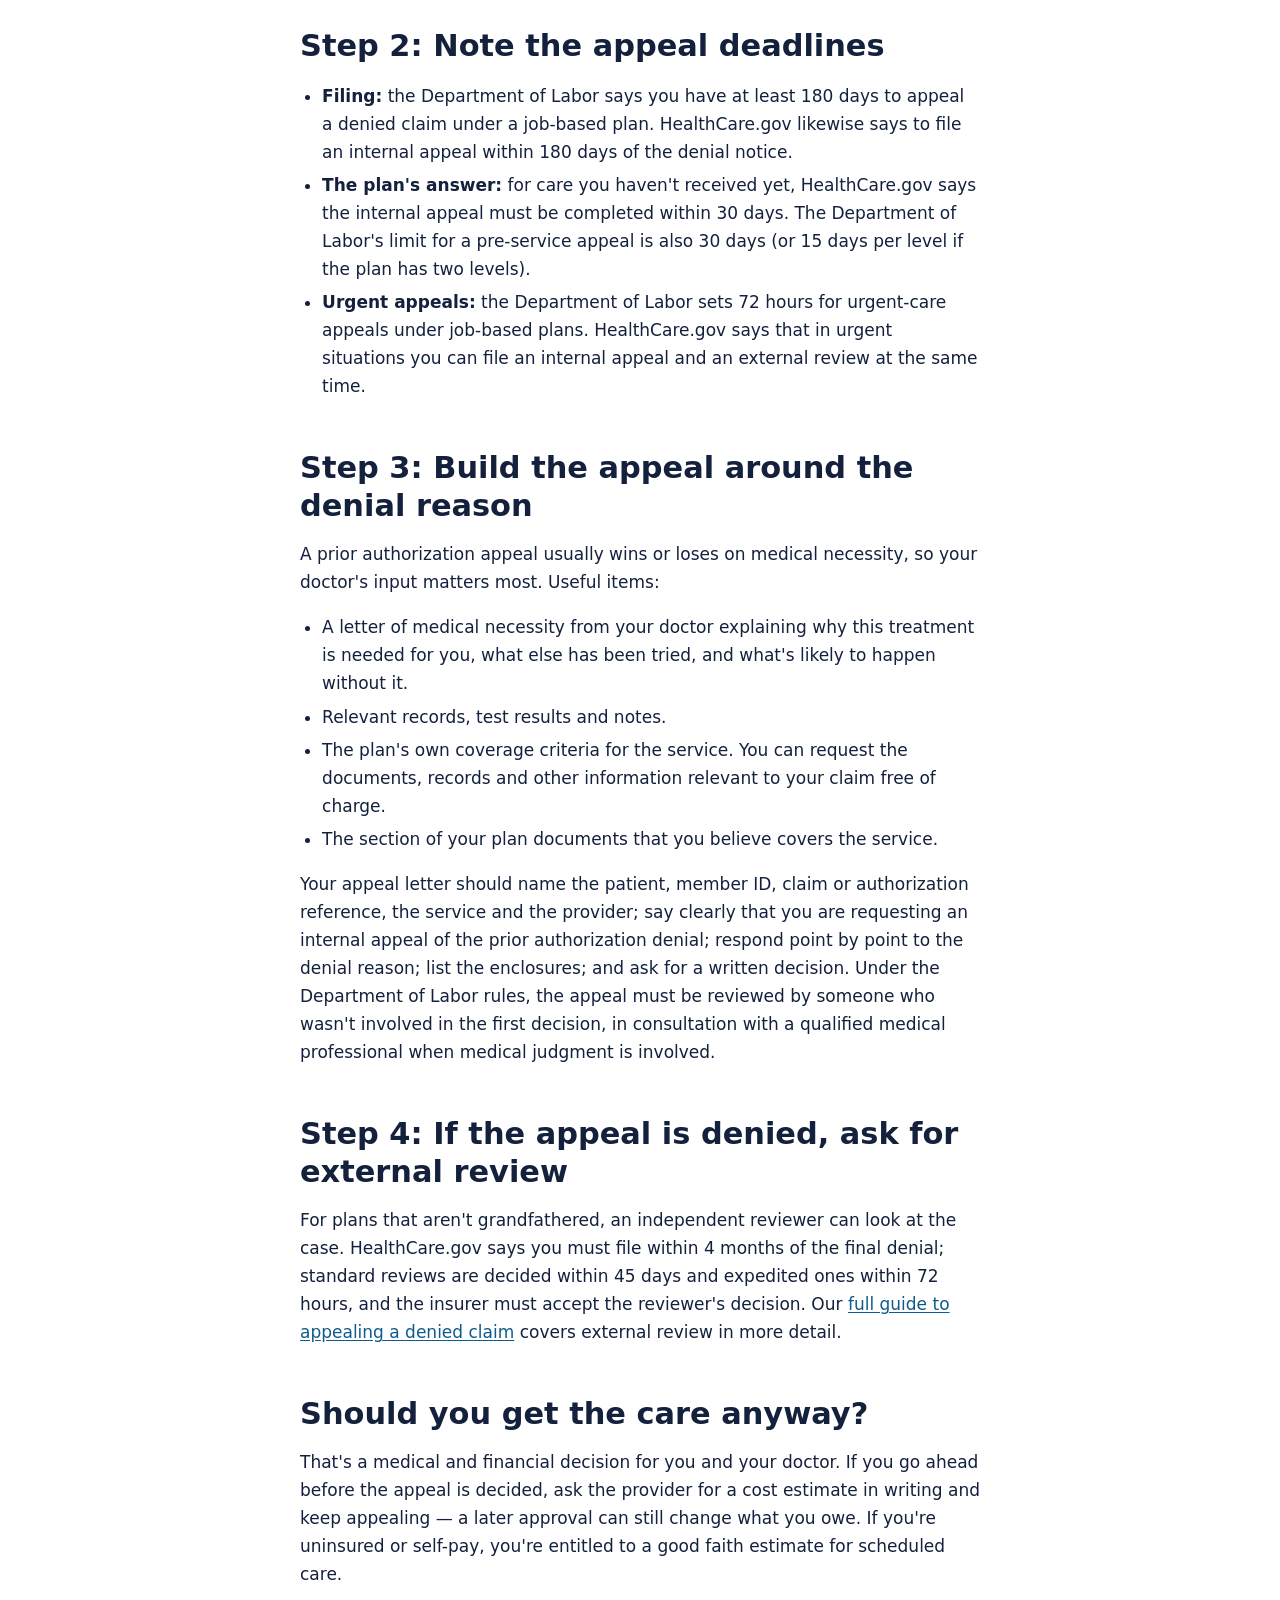
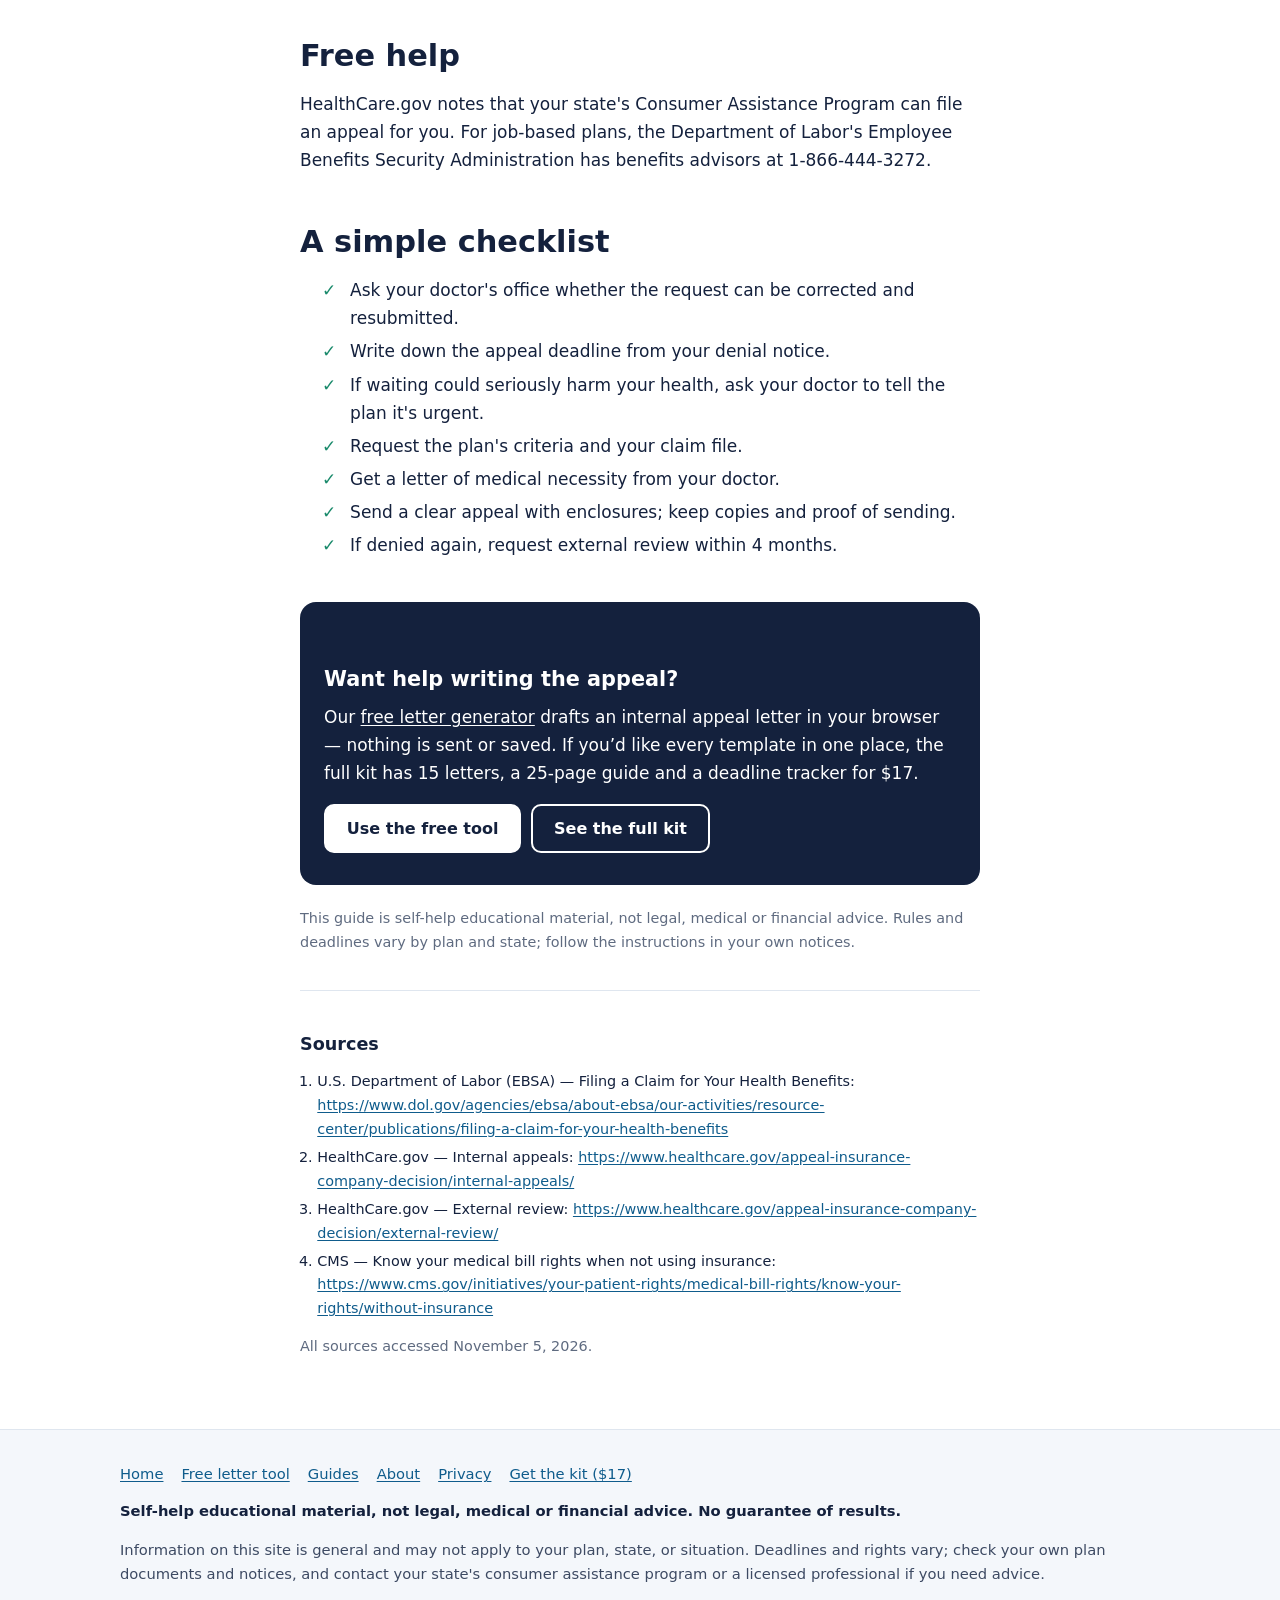
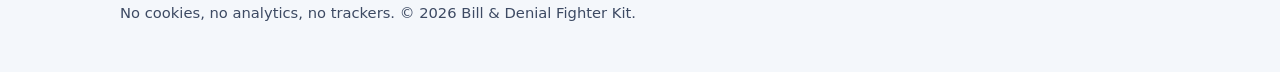
<file: articles/prior-authorization-denied-appeal.html>
<!doctype html>
<html lang="en">
<head>
<meta charset="utf-8">
<meta name="viewport" content="width=device-width, initial-scale=1">
<title>Prior Authorization Denied? How to Appeal (Deadlines + Letter Checklist)</title>
<meta name="description" content="What to do when your health plan denies prior authorization: decision deadlines, urgent requests, what to put in the appeal, a letter of medical necessity, and external review.">
<link rel="canonical" href="https://pankajsaini5884.github.io/medical-bill-help/articles/prior-authorization-denied-appeal.html">
<meta name="robots" content="index, follow">
<meta name="referrer" content="no-referrer">
<meta name="theme-color" content="#0f5c8c">
<meta property="og:site_name" content="Bill &amp; Denial Fighter Kit">
<meta property="og:type" content="article">
<meta property="og:title" content="Prior Authorization Denied? How to Appeal (Deadlines + Letter Checklist)">
<meta property="og:description" content="What to do when your health plan denies prior authorization: decision deadlines, urgent requests, what to put in the appeal, a letter of medical necessity, and external review.">
<meta property="og:url" content="https://pankajsaini5884.github.io/medical-bill-help/articles/prior-authorization-denied-appeal.html">
<meta property="og:image" content="https://pankajsaini5884.github.io/medical-bill-help/assets/og-image.png">
<meta property="og:image:width" content="1200">
<meta property="og:image:height" content="630">
<meta property="og:image:alt" content="Fight a wrong medical bill or a denied insurance claim, step by step: Medical Bill &amp; Insurance Denial Fighter Kit">
<meta property="og:locale" content="en_US">
<meta name="twitter:card" content="summary_large_image">
<meta name="twitter:image" content="https://pankajsaini5884.github.io/medical-bill-help/assets/og-image.png">
<meta name="twitter:title" content="Prior Authorization Denied? How to Appeal (Deadlines + Letter Checklist)">
<meta name="twitter:description" content="What to do when your health plan denies prior authorization: decision deadlines, urgent requests, what to put in the appeal, a letter of medical necessity, and external review.">
<link rel="icon" href="../favicon.svg" type="image/svg+xml">
<link rel="stylesheet" href="../assets/style.css">
<script type="application/ld+json">{"@context": "https://schema.org", "@type": "Article", "headline": "Prior authorization denied? How to appeal", "description": "What to do when your health plan denies prior authorization: decision deadlines, urgent requests, what to put in the appeal, a letter of medical necessity, and external review.", "dateModified": "2026-11-05", "datePublished": "2026-11-05", "mainEntityOfPage": "https://pankajsaini5884.github.io/medical-bill-help/articles/prior-authorization-denied-appeal.html", "citation": ["https://www.dol.gov/agencies/ebsa/about-ebsa/our-activities/resource-center/publications/filing-a-claim-for-your-health-benefits", "https://www.healthcare.gov/appeal-insurance-company-decision/internal-appeals/", "https://www.healthcare.gov/appeal-insurance-company-decision/external-review/", "https://www.cms.gov/initiatives/your-patient-rights/medical-bill-rights/know-your-rights/without-insurance"], "image": [{"@type": "ImageObject", "url": "https://pankajsaini5884.github.io/medical-bill-help/assets/og-image.png", "width": 1200, "height": 630}], "author": {"@type": "Organization", "name": "Bill & Denial Fighter Kit", "url": "https://pankajsaini5884.github.io/medical-bill-help/about.html"}, "publisher": {"@type": "Organization", "name": "Bill & Denial Fighter Kit", "url": "https://pankajsaini5884.github.io/medical-bill-help/", "logo": {"@type": "ImageObject", "url": "https://pankajsaini5884.github.io/medical-bill-help/assets/logo.png", "width": 512, "height": 512}}}</script>
</head>
<body>
<a class="skip" href="#main">Skip to content</a>
<header class="site-head"><div class="wrap">
<a class="brand" href="../index.html"><svg viewBox="0 0 64 64" aria-hidden="true"><path d="M32 4 8 13v17c0 15 10.3 26.4 24 30 13.7-3.6 24-15 24-30V13L32 4z" fill="#0f5c8c"/><path d="M21 33.5l7.5 7.5L44 25.5" fill="none" stroke="#fff" stroke-width="6" stroke-linecap="round" stroke-linejoin="round"/></svg><span>Bill &amp; Denial Fighter Kit</span></a>
<nav class="nav" aria-label="Main"><a href="../index.html">Home</a><a href="../tool.html">Free letter tool</a><a href="../articles/index.html" aria-current="page">Guides</a><a href="../about.html">About</a><a class="btn sm" href="https://calmmindplanco.gumroad.com/l/medical-bill-fighter">Get the kit</a></nav>
</div></header>
<main id="main">

<article class="article"><div class="wrap read">
<p class="crumbs"><a href="../index.html">Home</a> / <a href="index.html">Guides</a></p>
<h1>Prior authorization denied? How to appeal</h1>
<p class="meta">Updated November 5, 2026 &middot; Facts checked against the official sources listed at the end.</p>
<p class="lead" style="font-size:1.1rem">Your doctor ordered a treatment, and your insurer said no before you could even get it. A prior authorization denial feels final, but it's a claim decision you can appeal &mdash; often faster than an ordinary claim. Here's how.</p>

<h2>What a prior authorization denial is</h2>
<p>Some plans require approval before you get a treatment, test, drug or procedure. The U.S. Department of Labor calls these <strong>pre-service claims</strong>: requests for approval required before medical care, such as preauthorization or a decision on whether a treatment is medically necessary. When the plan says no, that is a claim denial &mdash; and you have the same right to appeal it as any other denial.</p>
<p>The steps below describe the general federal rules for job-based (ERISA) plans and ACA-compliant individual plans. Medicare, Medicaid and some government or church plans use different processes, so always follow the instructions in your own denial notice.</p>

<h2>How fast the plan must decide</h2>
<p>For job-based plans, the Department of Labor's booklet sets these maximums for the first decision:</p>
<ul>
  <li><strong>Urgent care:</strong> as soon as possible, and no more than 72 hours after the plan receives the claim. If a physician with knowledge of your condition tells the plan a pre-service claim is urgent, the plan must treat it as urgent.</li>
  <li><strong>Standard pre-service (prior authorization):</strong> within a reasonable time and no more than 15 days, with one possible 15-day extension if the plan notifies you in advance.</li>
</ul>

<h2>Step 1: Read the denial notice closely</h2>
<p>Under the Department of Labor rules, the denial notice must give the specific reason, the plan provision relied on, a description of any extra information needed, and how to appeal. If the denial was based on medical necessity, the plan must explain the clinical judgment or tell you that explanation is free on request. Plans that aren't grandfathered under the ACA must also provide the diagnosis and treatment codes, and their meanings, if you ask.</p>
<p>Many denials turn out to be fixable paperwork problems: a missing form, a wrong code, or a request sent before required records arrived. Ask your doctor's office first whether they can correct and resubmit the request, or schedule a peer-to-peer conversation with the plan's reviewer if the plan offers one.</p>

<h2>Step 2: Note the appeal deadlines</h2>
<ul>
  <li><strong>Filing:</strong> the Department of Labor says you have at least 180 days to appeal a denied claim under a job-based plan. HealthCare.gov likewise says to file an internal appeal within 180 days of the denial notice.</li>
  <li><strong>The plan's answer:</strong> for care you haven't received yet, HealthCare.gov says the internal appeal must be completed within 30 days. The Department of Labor's limit for a pre-service appeal is also 30 days (or 15 days per level if the plan has two levels).</li>
  <li><strong>Urgent appeals:</strong> the Department of Labor sets 72 hours for urgent-care appeals under job-based plans. HealthCare.gov says that in urgent situations you can file an internal appeal and an external review at the same time.</li>
</ul>

<h2>Step 3: Build the appeal around the denial reason</h2>
<p>A prior authorization appeal usually wins or loses on medical necessity, so your doctor's input matters most. Useful items:</p>
<ul>
  <li>A letter of medical necessity from your doctor explaining why this treatment is needed for you, what else has been tried, and what's likely to happen without it.</li>
  <li>Relevant records, test results and notes.</li>
  <li>The plan's own coverage criteria for the service. You can request the documents, records and other information relevant to your claim free of charge.</li>
  <li>The section of your plan documents that you believe covers the service.</li>
</ul>
<p>Your appeal letter should name the patient, member ID, claim or authorization reference, the service and the provider; say clearly that you are requesting an internal appeal of the prior authorization denial; respond point by point to the denial reason; list the enclosures; and ask for a written decision. Under the Department of Labor rules, the appeal must be reviewed by someone who wasn't involved in the first decision, in consultation with a qualified medical professional when medical judgment is involved.</p>

<h2>Step 4: If the appeal is denied, ask for external review</h2>
<p>For plans that aren't grandfathered, an independent reviewer can look at the case. HealthCare.gov says you must file within 4 months of the final denial; standard reviews are decided within 45 days and expedited ones within 72 hours, and the insurer must accept the reviewer's decision. Our <a href="appeal-denied-health-insurance-claim.html">full guide to appealing a denied claim</a> covers external review in more detail.</p>

<h2>Should you get the care anyway?</h2>
<p>That's a medical and financial decision for you and your doctor. If you go ahead before the appeal is decided, ask the provider for a cost estimate in writing and keep appealing &mdash; a later approval can still change what you owe. If you're uninsured or self-pay, you're entitled to a good faith estimate for scheduled care.</p>

<h2>Free help</h2>
<p>HealthCare.gov notes that your state's Consumer Assistance Program can file an appeal for you. For job-based plans, the Department of Labor's Employee Benefits Security Administration has benefits advisors at 1-866-444-3272.</p>

<h2>A simple checklist</h2>
<ul class="checks">
  <li>Ask your doctor's office whether the request can be corrected and resubmitted.</li>
  <li>Write down the appeal deadline from your denial notice.</li>
  <li>If waiting could seriously harm your health, ask your doctor to tell the plan it's urgent.</li>
  <li>Request the plan's criteria and your claim file.</li>
  <li>Get a letter of medical necessity from your doctor.</li>
  <li>Send a clear appeal with enclosures; keep copies and proof of sending.</li>
  <li>If denied again, request external review within 4 months.</li>
</ul>

<div class="cta-box" style="margin-top:2.5em;text-align:left">
  <h2 style="font-size:1.3rem">Want help writing the appeal?</h2>
  <p>Our <a href="../tool.html?letter=appeal" style="color:#fff">free letter generator</a> drafts an internal appeal letter in your browser &mdash; nothing is sent or saved. If you&rsquo;d like every template in one place, the full kit has 15 letters, a 25-page guide and a deadline tracker for $17.</p>
  <div class="btn-row"><a class="btn" href="../tool.html?letter=appeal">Use the free tool</a><a class="btn" style="background:transparent;color:#fff;border-color:#fff" href="https://calmmindplanco.gumroad.com/l/medical-bill-fighter">See the full kit</a></div>
</div>
<p class="small" style="margin-top:1.5em">This guide is self-help educational material, not legal, medical or financial advice. Rules and deadlines vary by plan and state; follow the instructions in your own notices.</p>
<div class="sources"><h2 style="font-size:1.1rem">Sources</h2><ol><li>U.S. Department of Labor (EBSA) — Filing a Claim for Your Health Benefits: <a href="https://www.dol.gov/agencies/ebsa/about-ebsa/our-activities/resource-center/publications/filing-a-claim-for-your-health-benefits" rel="noopener">https://www.dol.gov/agencies/ebsa/about-ebsa/our-activities/resource-center/publications/filing-a-claim-for-your-health-benefits</a></li><li>HealthCare.gov — Internal appeals: <a href="https://www.healthcare.gov/appeal-insurance-company-decision/internal-appeals/" rel="noopener">https://www.healthcare.gov/appeal-insurance-company-decision/internal-appeals/</a></li><li>HealthCare.gov — External review: <a href="https://www.healthcare.gov/appeal-insurance-company-decision/external-review/" rel="noopener">https://www.healthcare.gov/appeal-insurance-company-decision/external-review/</a></li><li>CMS — Know your medical bill rights when not using insurance: <a href="https://www.cms.gov/initiatives/your-patient-rights/medical-bill-rights/know-your-rights/without-insurance" rel="noopener">https://www.cms.gov/initiatives/your-patient-rights/medical-bill-rights/know-your-rights/without-insurance</a></li></ol>
<p class="small">All sources accessed November 5, 2026.</p></div>
</div></article>

</main>
<footer class="site-foot"><div class="wrap">
<nav aria-label="Footer"><a href="../index.html">Home</a><a href="../tool.html">Free letter tool</a><a href="../articles/index.html">Guides</a><a href="../about.html">About</a><a href="../privacy.html">Privacy</a><a href="https://calmmindplanco.gumroad.com/l/medical-bill-fighter">Get the kit ($17)</a></nav>
<p class="disclaimer">Self-help educational material, not legal, medical or financial advice. No guarantee of results.</p>
<p>Information on this site is general and may not apply to your plan, state, or situation. Deadlines and rights vary; check your own plan documents and notices, and contact your state's consumer assistance program or a licensed professional if you need advice.</p>
<p>No cookies, no analytics, no trackers. &copy; <span>2026</span> Bill &amp; Denial Fighter Kit.</p>
</div></footer>

</body>
</html>
</file>
<file: assets/style.css>
/* Medical Bill & Insurance Denial Fighter Kit — single stylesheet, no external assets */
:root{
  --ink:#14213d; --ink-soft:#3d4a63; --muted:#5f6b80;
  --bg:#ffffff; --bg-alt:#f4f7fb; --line:#dfe6ef;
  --brand:#0f5c8c; --brand-dark:#0b466b; --accent:#1a8a6b; --warn:#9a5b00;
  --radius:12px; --max:1080px; --read:720px;
  --shadow:0 1px 2px rgba(20,33,61,.06),0 6px 20px rgba(20,33,61,.06);
}
*{box-sizing:border-box}
html{-webkit-text-size-adjust:100%}
body{margin:0;font-family:system-ui,-apple-system,"Segoe UI",Roboto,"Helvetica Neue",Arial,sans-serif;
  font-size:17px;line-height:1.65;color:var(--ink);background:var(--bg)}
img,svg{max-width:100%;height:auto}
a{color:var(--brand);text-underline-offset:2px}
a:hover{color:var(--brand-dark)}
:focus-visible{outline:3px solid #f2b705;outline-offset:2px;border-radius:4px}
h1,h2,h3{line-height:1.25;color:var(--ink);margin:0 0 .5em}
h1{font-size:2.2rem;font-size:clamp(1.9rem,5vw,2.8rem);letter-spacing:-.01em}
h2{font-size:1.6rem;font-size:clamp(1.45rem,3.5vw,1.9rem);margin-top:0}
h3{font-size:1.15rem}
p{margin:0 0 1em}
.skip{position:absolute;left:-999px;top:0;background:#fff;padding:.5rem 1rem;z-index:10}
.skip:focus{left:1rem}
.wrap{max-width:var(--max);margin:0 auto;padding:0 20px}
.read{max-width:var(--read)}

/* header */
.site-head{border-bottom:1px solid var(--line);background:#fff;position:sticky;top:0;z-index:5}
.site-head .wrap{display:flex;align-items:center;justify-content:space-between;gap:12px;min-height:60px;flex-wrap:wrap}
.brand{display:flex;align-items:center;gap:10px;font-weight:700;color:var(--ink);text-decoration:none;font-size:1rem}
.brand svg{width:30px;height:30px;flex:none}
.nav{display:flex;gap:4px 16px;flex-wrap:wrap;font-size:.95rem}
.nav a{text-decoration:none;color:var(--ink-soft);padding:6px 2px}
.nav a:hover,.nav a[aria-current="page"]{color:var(--brand)}
.nav a.btn,.nav a.btn:hover{color:#fff;padding:.55rem .9rem}

/* buttons */
.btn{display:inline-block;background:var(--brand);color:#fff;text-decoration:none;font-weight:650;
  padding:.8rem 1.3rem;border-radius:10px;border:2px solid var(--brand);cursor:pointer;font-size:1rem;line-height:1.2}
.btn:hover{background:var(--brand-dark);border-color:var(--brand-dark);color:#fff}
.btn.ghost{background:transparent;color:var(--brand)}
.btn.ghost:hover{background:var(--bg-alt);color:var(--brand-dark)}
.btn.green{background:var(--accent);border-color:var(--accent)}
.btn.green:hover{background:#136b53;border-color:#136b53}
.btn.sm{padding:.55rem .9rem;font-size:.92rem}
.btn-row{display:flex;gap:10px;flex-wrap:wrap;margin-top:1rem}

/* sections */
section{padding:56px 0}
.alt{background:var(--bg-alt)}
.hero{padding:56px 0 48px;background:linear-gradient(180deg,#eef4fa 0%,#fff 100%)}
.hero .lead{font-size:1.15rem;color:var(--ink-soft);max-width:640px}
.eyebrow{display:inline-block;font-size:.8rem;font-weight:700;letter-spacing:.06em;text-transform:uppercase;color:var(--accent);margin-bottom:.6rem}
.price{font-weight:700;color:var(--ink)}
.btn .price{color:inherit}
.small{font-size:.9rem;color:var(--muted)}

.grid{display:grid;gap:18px}
@media(min-width:720px){.grid.c2{grid-template-columns:1fr 1fr}.grid.c3{grid-template-columns:repeat(3,1fr)}}
.card{background:#fff;border:1px solid var(--line);border-radius:var(--radius);padding:22px;box-shadow:var(--shadow)}
.card h3{margin-bottom:.35em}
.stat{font-size:2.4rem;font-weight:800;color:var(--brand);line-height:1}
.steps{counter-reset:s;list-style:none;padding:0;margin:0;display:grid;gap:14px}
.steps li{counter-increment:s;position:relative;padding:16px 16px 16px 60px;background:#fff;border:1px solid var(--line);border-radius:var(--radius)}
.steps li::before{content:counter(s);position:absolute;left:16px;top:14px;width:32px;height:32px;border-radius:50%;
  background:var(--brand);color:#fff;font-weight:700;display:grid;place-items:center}
.checks{list-style:none;padding:0;margin:0}
.checks li{padding-left:28px;position:relative;margin:.35em 0}
.checks li::before{content:"✓";position:absolute;left:0;color:var(--accent);font-weight:800}

details{border:1px solid var(--line);border-radius:10px;padding:14px 18px;background:#fff;margin-bottom:10px}
summary{cursor:pointer;font-weight:650}
details[open] summary{margin-bottom:.5em}

.cta-box{background:var(--ink);color:#fff;border-radius:16px;padding:32px 24px;text-align:center}
.cta-box h2,.cta-box p{color:#fff}
.cta-box .btn{background:#fff;color:var(--ink);border-color:#fff}
.cta-box .btn:hover{background:#e8eef6}
.note{border-left:4px solid var(--warn);background:#fff8ec;padding:12px 16px;border-radius:6px;margin:1.2em 0}
.ok-note{border-left:4px solid var(--accent);background:#eefaf5;padding:12px 16px;border-radius:6px;margin:1.2em 0}

/* footer */
.site-foot{border-top:1px solid var(--line);background:var(--bg-alt);padding:32px 0;font-size:.92rem;color:var(--ink-soft)}
.site-foot nav{display:flex;flex-wrap:wrap;gap:6px 18px;margin-bottom:12px}
.disclaimer{font-weight:600;color:var(--ink)}

/* articles */
.article{padding:40px 0 56px}
.article h2{margin-top:1.6em}
.article h3{margin-top:1.3em}
.article ul,.article ol{padding-left:1.3em}
.article li{margin:.3em 0}
.meta{color:var(--muted);font-size:.92rem;margin-bottom:1.5em}
.sources{font-size:.9rem;border-top:1px solid var(--line);margin-top:2.5em;padding-top:1em}
.sources ol{padding-left:1.2em}
.sources a{word-break:break-word}
.crumbs{font-size:.88rem;color:var(--muted);margin-bottom:.8em}
.crumbs a{color:var(--muted)}
.article-list{list-style:none;padding:0;display:grid;gap:14px}
.article-list a{font-weight:650;font-size:1.05rem}

/* tool */
.tool{display:grid;gap:24px}
@media(min-width:960px){.tool{grid-template-columns:minmax(0,1fr) minmax(0,1.1fr);align-items:start}}
.privacy-banner{display:flex;gap:10px;align-items:flex-start;background:#eefaf5;border:1px solid #bfe6d6;border-radius:10px;padding:12px 14px;font-size:.95rem}
.letter-pick{display:grid;gap:10px}
@media(min-width:600px){.letter-pick{grid-template-columns:repeat(3,1fr)}}
.letter-pick label{display:block;border:2px solid var(--line);border-radius:10px;padding:12px;cursor:pointer;background:#fff;font-weight:600;font-size:.95rem}
.letter-pick input{position:absolute;opacity:0;pointer-events:none}
.letter-pick input:checked+span{color:var(--brand)}
.letter-pick label:has(input:checked){border-color:var(--brand);background:#f0f7fc}
.letter-pick input:focus-visible+span{outline:3px solid #f2b705;outline-offset:3px}
.field{margin-bottom:14px}
.field label{display:block;font-weight:600;font-size:.93rem;margin-bottom:4px}
.field .hint{font-weight:400;color:var(--muted);font-size:.85rem}
input[type=text],input[type=date],textarea,select{width:100%;font:inherit;font-size:1rem;padding:.6rem .7rem;border:1px solid #b9c5d6;border-radius:8px;background:#fff;color:var(--ink)}
textarea{min-height:110px;resize:vertical}
.row2{display:grid;gap:0 14px}
@media(min-width:600px){.row2{grid-template-columns:1fr 1fr}}
fieldset{border:0;padding:0;margin:0 0 18px}
legend{font-weight:700;margin-bottom:8px}
.preview-wrap{position:sticky;top:76px}
.preview{white-space:pre-wrap;font-family:Georgia,"Times New Roman",serif;font-size:.98rem;line-height:1.55;background:#fff;
  border:1px solid var(--line);border-radius:10px;padding:22px;box-shadow:var(--shadow);min-height:420px;max-height:70vh;overflow:auto;word-wrap:break-word}
.status{min-height:1.4em;font-size:.9rem;color:var(--accent);margin-top:6px}
@media print{
  body *{visibility:hidden}
  #letterPreview,#letterPreview *{visibility:visible}
  #letterPreview{position:absolute;left:0;top:0;border:0;box-shadow:none;max-height:none;overflow:visible;padding:0;font-size:12pt}
}
@media(max-width:719px){.site-head{position:static}.nav{gap:2px 12px}}
</file>
